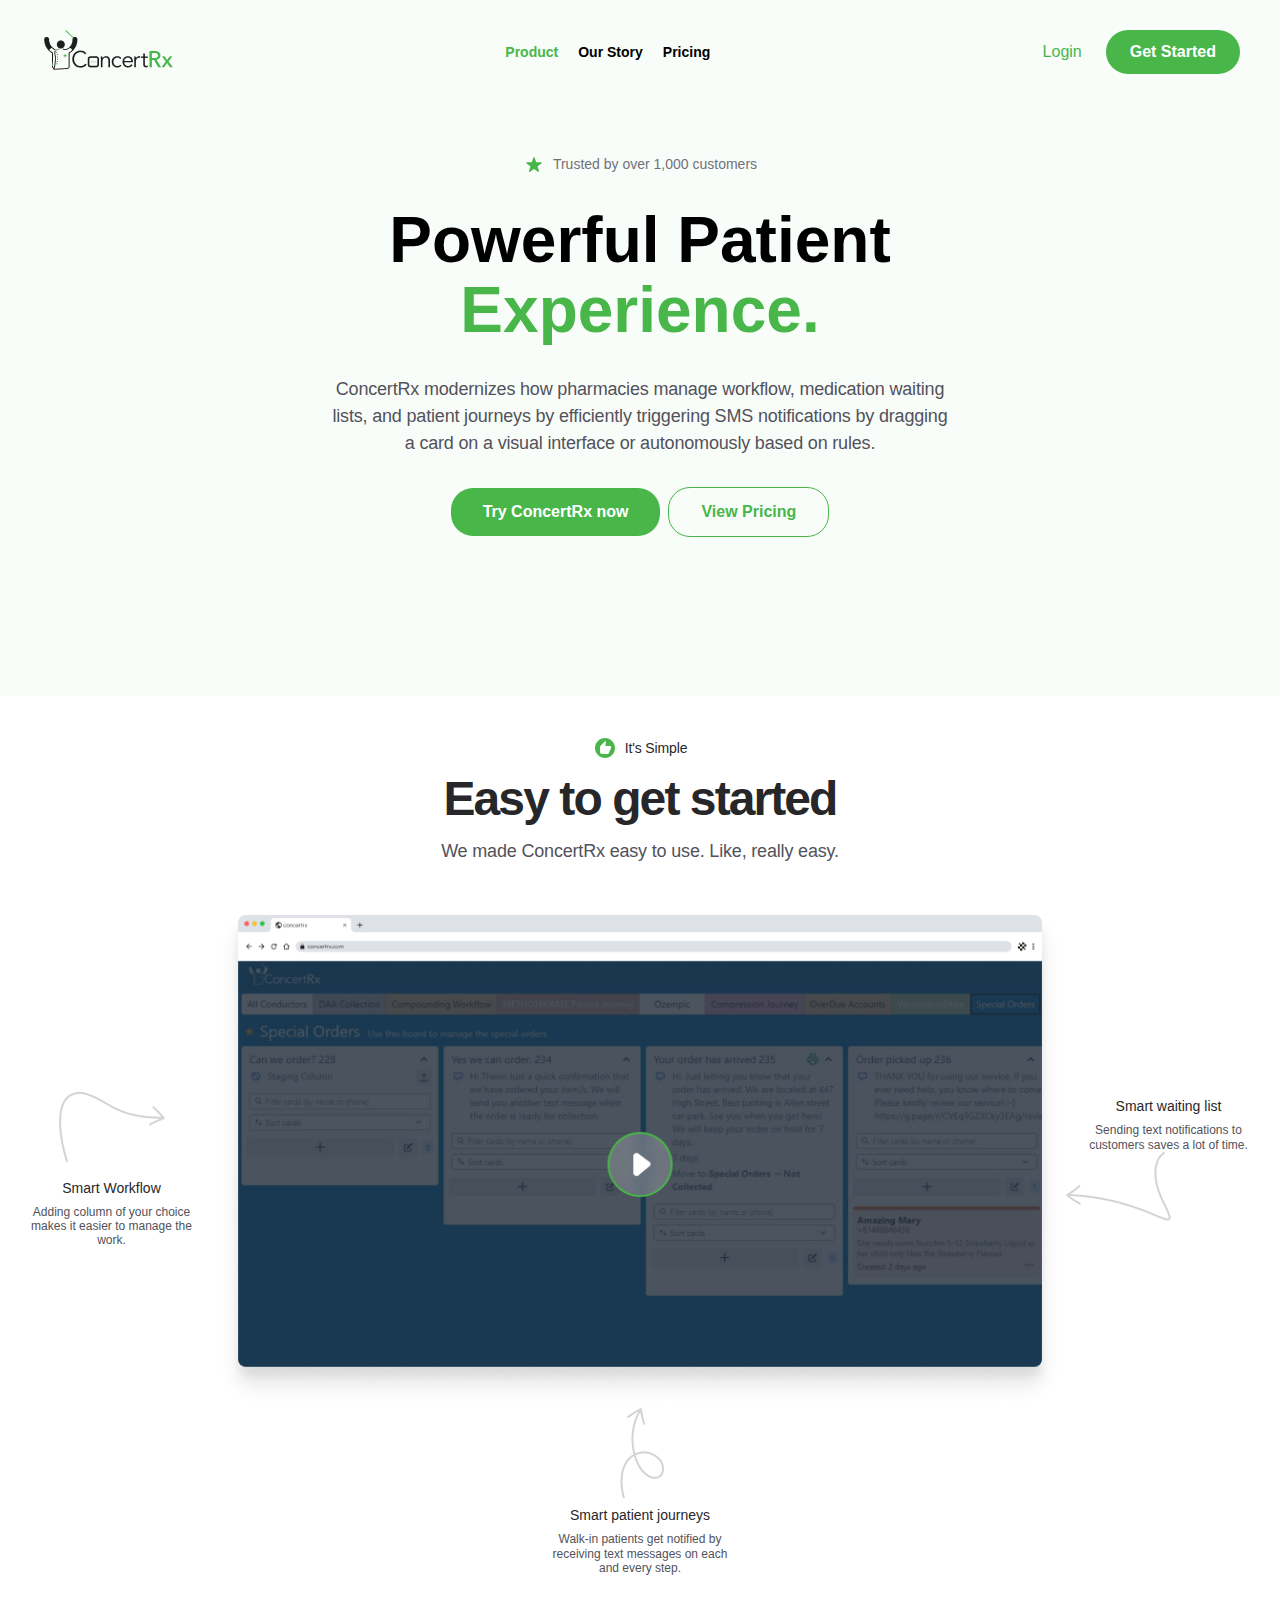
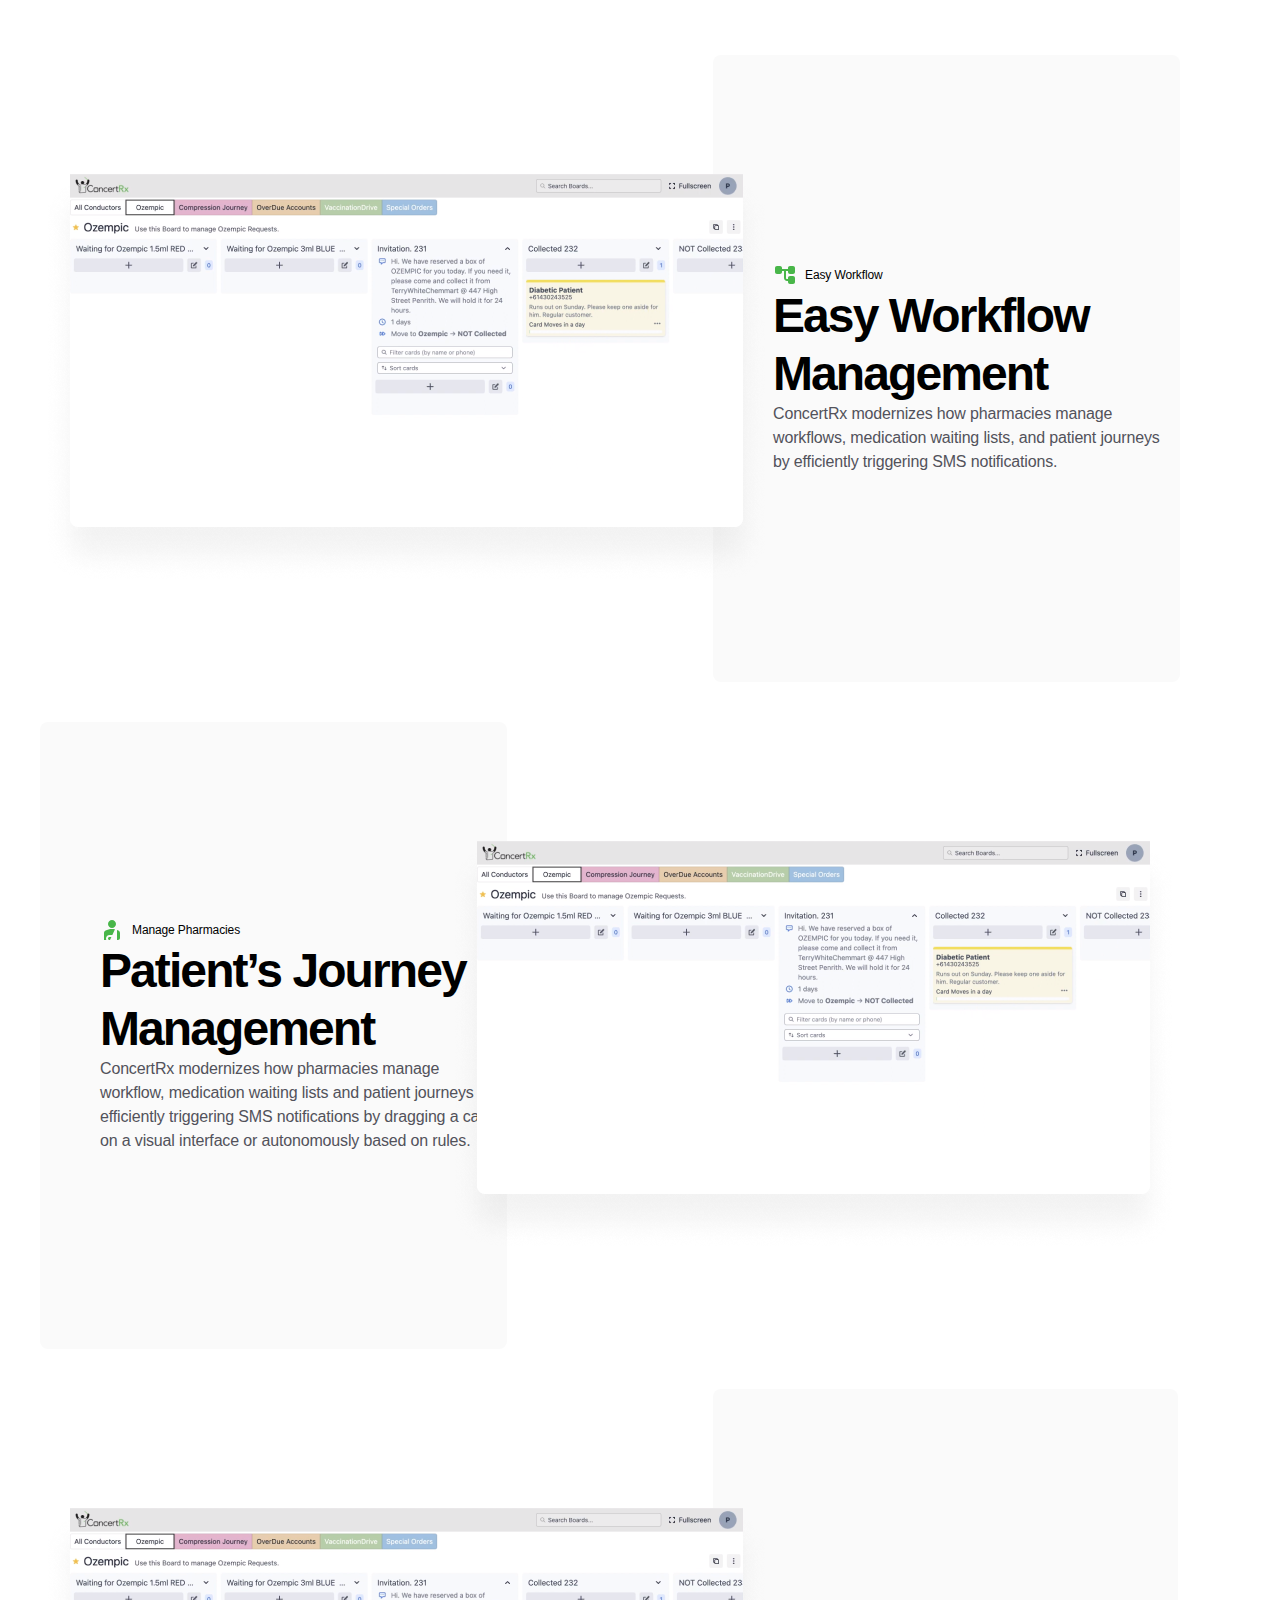
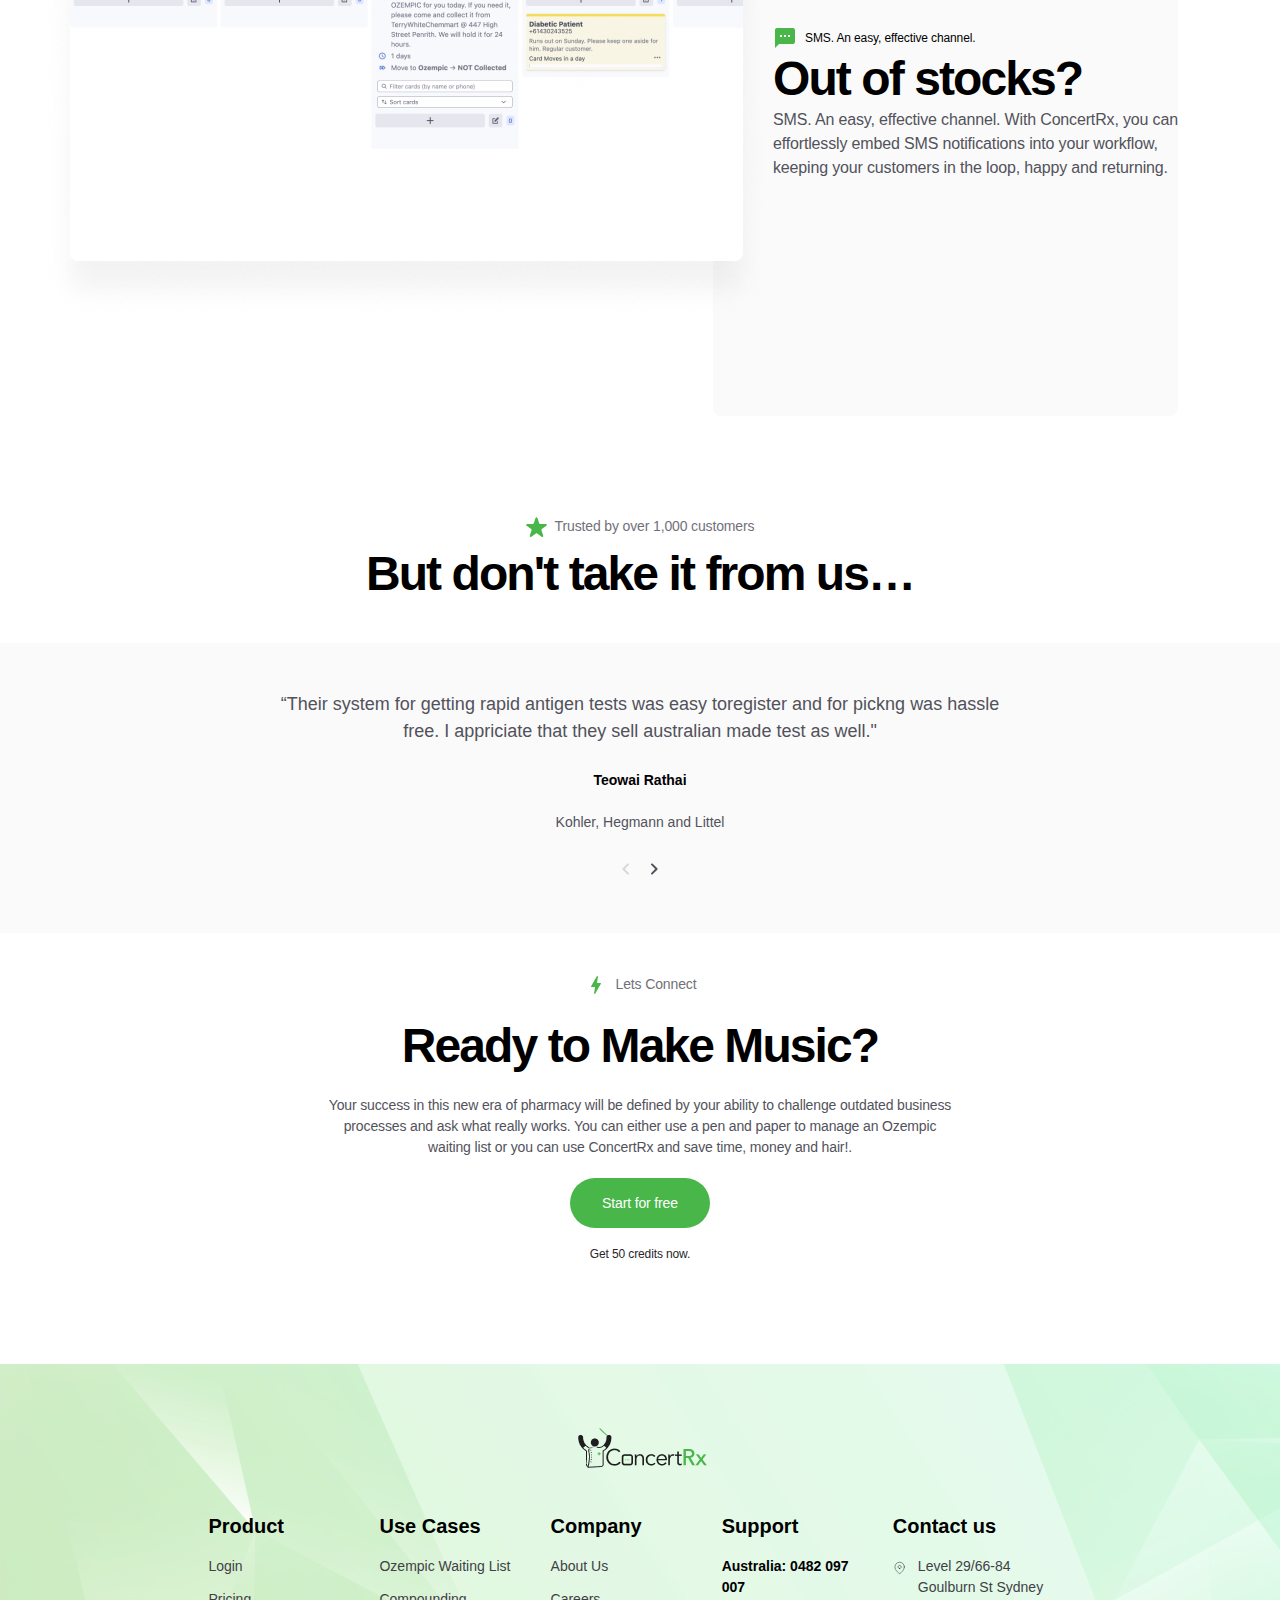
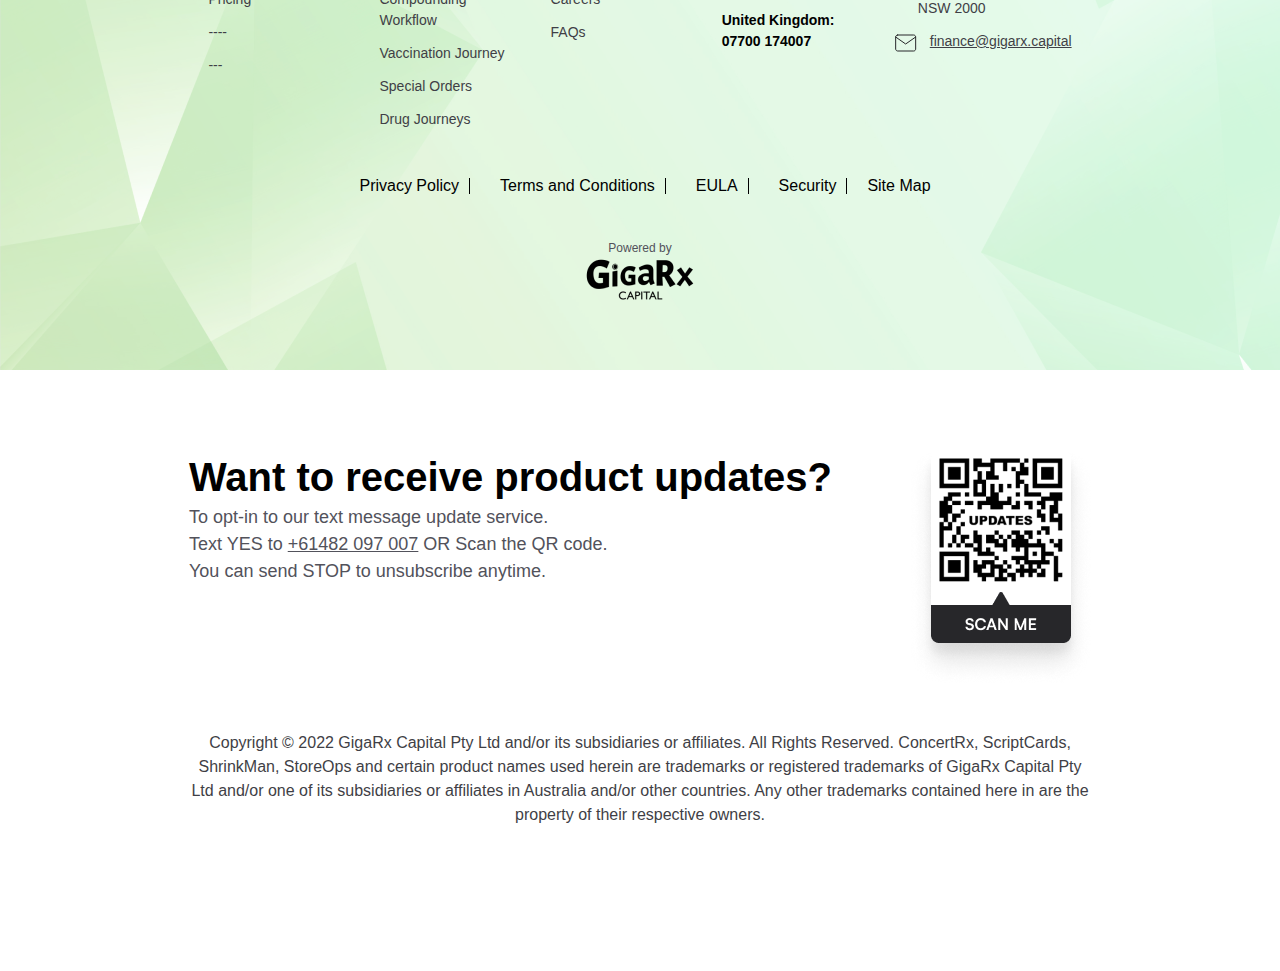
<file: index.html>
<!DOCTYPE html>
<html lang="en">
<head>
    <meta charset="UTF-8">
    <meta http-equiv="X-UA-Compatible" content="IE=edge">
    <meta name="viewport" content="width=device-width, initial-scale=1.0">
    <title>ConcertRx</title>
    <link rel="stylesheet" href="styles.css">
    <style>
        @import url('https://fonts.cdnfonts.com/css/satoshi');
    </style>
</head>
<body>
    <div class="product-page-v1">
        <div class="product-page-v1-header">
            <div class="product-page-v1-nav">
                <div class="nav-logo">
                    <img src="img/Group.png" alt="">
                </div>
                <div class="nav-list">
                    <p class="nav-list-product"> <a id="h1-product" href="index.html"> Product</a></p>
                    <p class="nav-list-our-story"> <a id="h1" href="our-story.html"> Our Story</a></p>
                    <p class="nav-list-pricing"> <a id="h1" href="pricing.html"> Pricing</a></p>
                </div>
                <div class="nav-button">
                    <p class="nav-button-log-in">Login</p>
                    <p class="nav-button-get-started">Get Started</p>
                </div>
                <svg id="ham-burger" width="32" height="32" viewBox="0 0 32 32" fill="none" xmlns="http://www.w3.org/2000/svg">
                <path d="M5 10H27M5 16H27M5 22H27" stroke="black" stroke-miterlimit="10" stroke-linecap="round"/>
                </svg>
            </div>
            <div class="main">
                <div class="product-page-v1-main">
                    <div class="product-page-v1-main-heading">
                        <svg width="22" height="15" viewBox="0 0 22 20" fill="none" xmlns="http://www.w3.org/2000/svg">
                        <path d="M10.0489 0.927053C10.3483 0.00574231 11.6517 0.00573993 11.9511 0.927051L13.6942 6.29179C13.828 6.70382 14.212 6.98278 14.6452 6.98278H20.2861C21.2548 6.98278 21.6576 8.22239 20.8738 8.7918L16.3103 12.1074C15.9598 12.362 15.8132 12.8134 15.947 13.2254L17.6902 18.5902C17.9895 19.5115 16.935 20.2776 16.1513 19.7082L11.5878 16.3926C11.2373 16.138 10.7627 16.138 10.4122 16.3926L5.84869 19.7082C5.06498 20.2776 4.0105 19.5115 4.30985 18.5902L6.05296 13.2254C6.18683 12.8134 6.04018 12.362 5.68969 12.1074L1.12616 8.7918C0.342451 8.22239 0.745225 6.98278 1.71395 6.98278H7.35477C7.788 6.98278 8.17196 6.70382 8.30583 6.2918L10.0489 0.927053Z" fill="#48B649"/>
                        </svg>
                        <p class="product-page-v1-main-heading-p">Trusted by over 1,000 customers</p>
                    </div>
                    <div class="product-page-v1-main-topic">
                        <p>Powerful Patient <span class="span-experience"> Experience.</span></p>
                    </div>
                    <div class="product-page-v1-main-paragraph">
                        <p>ConcertRx modernizes how pharmacies manage workflow, medication waiting lists, and patient journeys by efficiently triggering SMS notifications by dragging a card on a visual interface or autonomously based on rules.</p>
                    </div>
                    <div class="product-page-v1-main-button">
                        <p class="product-page-v1-main-button-try-now">Try ConcertRx now</p>
                        <p class="product-page-v1-main-button-pricing">View Pricing</p>
                    </div>
                </div>
            </div>
        </div>
        <div class="product-page-inner">
            <div class="product-page-inner-heading">
                <div class="inner-info">
                    <svg width="24" height="24" viewBox="0 0 24 24" fill="none" xmlns="http://www.w3.org/2000/svg">
                        <g clip-path="url(#clip0_259_4499)">
                        <path d="M12 2C6.48 2 2 6.48 2 12C2 17.52 6.48 22 12 22C17.52 22 22 17.52 22 12C22 6.48 17.52 2 12 2ZM18 11.8C18.02 11.97 17.98 12.15 17.9 12.3L15.8 17.2C15.58 17.71 15.06 18.03 14.5 18H9C7.9 18 7 17.1 7 16V11C6.98 10.62 7.13 10.26 7.4 10L12 5L12.69 5.69C12.87 5.88 12.98 6.13 12.99 6.39V6.59L12.41 10H17C17.55 10 18 10.45 18 11V11.8Z" fill="#48B649"/>
                        </g>
                        <defs>
                        <clipPath id="clip0_259_4499">
                        <rect width="24" height="24" fill="white"/>
                        </clipPath>
                        </defs>
                    </svg>
                    <p class="inner-info-p">It's Simple</p>
                </div>
                <h1 class="inner-h1">Easy to get started</h1>
                <p class="inner-paragraph">We made ConcertRx easy to use. Like, really easy.</p>
            </div>
            <div class="page-video">
                <div class="page-video-info">
                    <div class="page-video-left-info">
                        <img id="left-info-img" src="img/Group 39873.png" alt="#">
                        <h1 class="left-info-heading">Smart Workflow</h1>
                        <p class="left-info-paragraph">Adding column of your choice makes it easier to manage the work.</p>
                    </div>
                    <img id="page-video" src="img/Group 2.png" alt="pic">
                    <div class="page-video-right-info">
                        <h1 class="right-info-heading">Smart waiting list</h1>
                        <p class="right-info-paragraph">Sending text notifications to customers saves a lot of time.</p>
                        <img id="right-info-img" src="img/Group 39876.png" alt="">
                    </div>
                </div>
                <div class="bottom-info">
                    <div class="page-video-bottom-info">
                        <img src="img/Group 39866.png" alt="#" id="bottom-info-img">
                        <h1 class="bottom-info-heading">Smart patient journeys</h1>
                        <p class="bottom-info-paragraph">Walk-in patients get notified by receiving text messages on each and every step. </p>
                    </div>
                </div>
            </div>
            <div class="responsive-info">
                <div class="responsive-first-info">
                    <h1 class="responsive-first-heading">Smart Workflow</h1>
                    <p class="responsive-first-paragraph">Adding column of your choice makes it easier to manage the work.</p>
                </div>
                <div class="responsive-second-third-info">
                    <div class="responsive-second-info">
                        <h1 class="responsive-second-heading">Smart waiting list</h1>
                        <p class="responsive-second-paragraph">Sending text notifications to customers saves a lot of time for customer.</p>
                    </div>
                    <div class="responsive-third-info">
                        <h1 class="responsive-third-heading">Smart patient journeys</h1>
                        <p class="responsive-third-paragraph">Walk in patients get notified by receiving text messages on each and every step. </p>
                    </div>
                </div>
            </div>
        </div>
        <div class="all-cards">
            <div class="concert-rx-detail-1">
                <div class="detail-1-img">
                    <img id="detail-1-img" src="img/Rectangle 310.png" alt="">
                </div>
                <div class="detail-1-container">
                    <div class="container-1-svg-easy-work-flow">
                        <svg width="24" height="24" viewBox="0 0 24 24" fill="none" xmlns="http://www.w3.org/2000/svg">
                            <g clip-path="url(#clip0_259_4520)">
                            <path d="M17 11H20C21.11 11 22 10.1 22 9V5C22 3.89 21.1 3 20 3H17C15.89 3 15 3.9 15 5V6H9.01V5C9.01 3.89 8.11 3 7.01 3H4C2.9 3 2 3.9 2 5V9C2 10.11 2.9 11 4 11H7C8.11 11 9 10.1 9 9V8H11V15.01C11 16.66 12.34 18 13.99 18H15V19C15 20.11 15.9 21 17 21H20C21.11 21 22 20.1 22 19V15C22 13.89 21.1 13 20 13H17C15.89 13 15 13.9 15 15V16H13.99C13.45 16 13 15.55 13 15.01V8H15V9C15 10.1 15.9 11 17 11Z" fill="#48B649"/>
                            </g>
                            <defs>
                            <clipPath id="clip0_259_4520">
                            <rect width="24" height="24" fill="white"/>
                            </clipPath>
                            </defs>
                        </svg>
                        <p class="container-1-easy-work-flow">Easy Workflow</p>
                    </div>
                    <h1 class="detail-1-heading">Easy Workflow Management</h1>
                    <p class="detail-1-paragraph">ConcertRx modernizes how pharmacies manage workflows, medication waiting lists, and patient journeys by efficiently triggering SMS notifications.</p>
                </div>
            </div>
            <div class="concert-rx-detail-2">   
                <div class="detail-2-container">
                    <div class="container-1-svg-easy-work-flow">
                        <svg width="24" height="24" viewBox="0 0 24 24" fill="none" xmlns="http://www.w3.org/2000/svg">
                            <g clip-path="url(#clip0_259_4538)">
                            <path d="M8 6C8 3.79 9.79 2 12 2C14.21 2 16 3.79 16 6C16 8.21 14.21 10 12 10C9.79 10 8 8.21 8 6ZM17 22H18C19.1 22 20 21.1 20 20V15.22C20 14.1 19.39 13.07 18.39 12.56C17.96 12.34 17.49 12.13 17 11.94V22ZM12.34 17L15 11.33C14.07 11.12 13.07 11 12 11C9.47 11 7.29 11.7 5.61 12.56C4.61 13.07 4 14.1 4 15.22V22H6.34C6.12 21.55 6 21.04 6 20.5C6 18.57 7.57 17 9.5 17H12.34ZM10 22L11.41 19H9.5C8.67 19 8 19.67 8 20.5C8 21.33 8.67 22 9.5 22H10Z" fill="#48B649"/>
                            </g>
                            <defs>
                            <clipPath id="clip0_259_4538">
                            <rect width="24" height="24" fill="white"/>
                            </clipPath>
                            </defs>
                            </svg>
                        <p class="container-1-easy-work-flow">Manage Pharmacies</p>
                    </div>
                    <h1 class="detail-1-heading">Patient’s Journey 
                        Management</h1>
                    <p class="detail-2-paragraph">ConcertRx modernizes how pharmacies manage workflow, medication waiting lists and patient journeys by efficiently triggering SMS notifications by dragging a card on a visual interface or autonomously based on rules.</p>
                </div>
                <div class="detail-2-img">
                    <img id="detail-2-img" src="img/Rectangle 310.png" alt="">
                </div>
            </div>
            <div class="concert-rx-detail-1">
                <div class="detail-1-img">
                    <img id="detail-1-img" src="img/Rectangle 310.png" alt="">
                </div>
                <div class="detail-1-container">
                    <div class="container-1-svg-easy-work-flow">
                        <svg width="24" height="24" viewBox="0 0 24 24" fill="none" xmlns="http://www.w3.org/2000/svg">
                            <g clip-path="url(#clip0_259_4580)">
                            <g clip-path="url(#clip1_259_4580)">
                            <path d="M20 2H4C2.9 2 2.01 2.9 2.01 4L2 22L6 18H20C21.1 18 22 17.1 22 16V4C22 2.9 21.1 2 20 2ZM9 11H7V9H9V11ZM13 11H11V9H13V11ZM17 11H15V9H17V11Z" fill="#48B649"/>
                            </g>
                            </g>
                            <defs>
                            <clipPath id="clip0_259_4580">
                            <rect width="24" height="24" fill="white"/>
                            </clipPath>
                            <clipPath id="clip1_259_4580">
                            <rect width="24" height="24" fill="white"/>
                            </clipPath>
                            </defs>
                            </svg>
                        <p class="container-1-easy-work-flow">SMS. An easy, effective channel.</p>
                    </div>
                    <h1 class="detail-1-heading">Out of stocks?</h1>
                    <p class="detail-1-paragraph">SMS. An easy, effective channel.
                        With ConcertRx, you can effortlessly embed SMS notifications into your workflow, keeping your customers in the loop, happy and returning. </p>
                </div>
            </div>
        </div>
        <div class="trusted-svg-title">
            <div class="svg-title">
                <svg width="21" height="20" viewBox="0 0 21 20" fill="none" xmlns="http://www.w3.org/2000/svg">
                        <path d="M9.54894 0.927053C9.84829 0.00574231 11.1517 0.00573993 11.4511 0.927051L13.1942 6.29179C13.328 6.70382 13.712 6.98278 14.1452 6.98278H19.7861C20.7548 6.98278 21.1576 8.22239 20.3738 8.7918L15.8103 12.1074C15.4598 12.362 15.3132 12.8134 15.447 13.2254L17.1902 18.5902C17.4895 19.5115 16.435 20.2776 15.6513 19.7082L11.0878 16.3926C10.7373 16.138 10.2627 16.138 9.91222 16.3926L5.34869 19.7082C4.56498 20.2776 3.5105 19.5115 3.80985 18.5902L5.55296 13.2254C5.68683 12.8134 5.54018 12.362 5.18969 12.1074L0.626165 8.7918C-0.157549 8.22239 0.245225 6.98278 1.21395 6.98278H6.85477C7.288 6.98278 7.67196 6.70382 7.80583 6.2918L9.54894 0.927053Z" fill="#48B649"/>
                </svg>
                <p class="trusted-title">Trusted by over 1,000 customers</p>
            </div>
            <h1 class="trusted-heading">But don't take it from us…</h1>
        </div>
        <div class="trusted-main">
            <p class="paragraph-trusted-main">“Their system for getting rapid antigen tests was easy toregister and for pickng was hassle free. I appriciate that they sell australian made test as well."</p>

            <p class="author-name">Teowai Rathai</p>
            <p class="author-title">Kohler, Hegmann and Littel</p>
            <div class="author-svg">
                <svg width="24" height="24" viewBox="0 0 24 24" fill="none" xmlns="http://www.w3.org/2000/svg">
                        <path opacity="0.2" d="M14.7104 15.8803L10.8304 12.0003L14.7104 8.12027C15.1004 7.73027 15.1004 7.10027 14.7104 6.71027C14.3204 6.32027 13.6904 6.32027 13.3004 6.71027L8.71043 11.3003C8.32043 11.6903 8.32043 12.3203 8.71043 12.7103L13.3004 17.3003C13.6904 17.6903 14.3204 17.6903 14.7104 17.3003C15.0904 16.9103 15.1004 16.2703 14.7104 15.8803Z" fill="#52525B"/>
                </svg>
                <svg width="24" height="24" viewBox="0 0 24 24" fill="none" xmlns="http://www.w3.org/2000/svg">
                        <path d="M9.28957 15.8803L13.1696 12.0003L9.28957 8.12027C8.89957 7.73027 8.89957 7.10027 9.28957 6.71027C9.67957 6.32027 10.3096 6.32027 10.6996 6.71027L15.2896 11.3003C15.6796 11.6903 15.6796 12.3203 15.2896 12.7103L10.6996 17.3003C10.3096 17.6903 9.67957 17.6903 9.28957 17.3003C8.90957 16.9103 8.89957 16.2703 9.28957 15.8803Z" fill="#52525B"/>
                </svg>
            </div>

        </div>
        <div class="lets-connect">
            <div class="svg-lets-connect">
                <svg width="24" height="24" viewBox="0 0 24 24" fill="none" xmlns="http://www.w3.org/2000/svg">
                    <g clip-path="url(#clip0_259_4546)">
                    <path d="M10.67 21C10.32 21 10.05 20.69 10.1 20.34L11 14H7.49997C6.61997 14 7.16997 13.25 7.18997 13.22C8.44997 10.99 10.34 7.69 12.84 3.29C12.94 3.11 13.14 3 13.34 3C13.69 3 13.96 3.31 13.91 3.66L13.01 10H16.52C16.92 10 17.14 10.19 16.92 10.66C13.63 16.4 11.72 19.75 11.17 20.71C11.07 20.89 10.88 21 10.67 21Z" fill="#48B649"/>
                    </g>
                    <defs>
                    <clipPath id="clip0_259_4546">
                    <rect width="24" height="24" fill="white"/>
                    </clipPath>
                    </defs>
                </svg>
                <p class="lets-connect-title">Lets Connect</p>
            </div>
            <h1 class="lets-connect-heading">Ready to Make Music?</h1>
            <p class="lets-connect-paragraph">Your success in this new era of pharmacy will be defined by your ability to challenge outdated business processes and ask what really works. You can either use a pen and paper to manage an Ozempic waiting list or you can use ConcertRx and save time, money and hair!. </p>
            <p class="lets-connect-button">Start for free</p>
            <p class="lets-connect-credit-now">Get 50 credits now.</p>
        </div>
        <footer>
            <div class="footer-main">
                <img id="footer-img" src="img/Group.png" alt="">
                <div class="all-footer-cards">
                    <div class="card-footer-1"><!--card-1-->
                        <h1 class="card-1-heading">Product</h1>
                        <div class="card-1-details">
                            <p class="details-p">Login</p>
                            <p class="details-p">Pricing</p>
                            <p class="details-p">----</p>
                            <p class="details-p">---</p>
                        </div>
                    </div>
                    <div class="card-footer-1"><!--card-2-->
                        <h1 class="card-1-heading">Use Cases</h1>
                        <div class="card-1-details">
                            <p class="details-p">Ozempic Waiting List</p>
                            <p class="details-p">Compounding Workflow</p>
                            <p class="details-p">Vaccination Journey </p>
                            <p class="details-p">Special Orders</p>
                            <p class="details-p">Drug Journeys</p>
                        </div>
                    </div>
                    <div class="card-footer-1"><!--card-3-->
                        <h1 class="card-1-heading">Company</h1>
                        <div class="card-1-details">
                            <p class="details-p">About Us</p>
                            <p class="details-p">Careers</p>
                            <p class="details-p">FAQs</p>
                        </div>
                    </div>
                    <div class="card-footer-1"><!--card-4-->
                        <h1 class="card-1-heading">Support</h1>
                        <div class="card-1-details">
                            <p class="details-p-number">Australia: 0482 097 007</p>
                            <p class="details-p-number">United Kingdom: 07700 174007</p>
                        </div>
                    </div>
                    <div class="card-footer-1"><!--card-5-->
                        <h1 class="card-1-heading">Contact us</h1>
                        <div class="card-1-details">
                            <div class="details-svg">
                                <svg width="25" height="24" viewBox="0 0 25 24" fill="none" xmlns="http://www.w3.org/2000/svg">
                                    <path d="M21.6665 10C21.6665 17 12.6665 23 12.6665 23C12.6665 23 3.6665 17 3.6665 10C3.6665 7.61305 4.61472 5.32387 6.30254 3.63604C7.99037 1.94821 10.2796 1 12.6665 1C15.0535 1 17.3426 1.94821 19.0305 3.63604C20.7183 5.32387 21.6665 7.61305 21.6665 10Z" stroke="#27272A" stroke-linecap="round" stroke-linejoin="round"/>
                                    <path d="M12.6665 13C14.3234 13 15.6665 11.6569 15.6665 10C15.6665 8.34315 14.3234 7 12.6665 7C11.0096 7 9.6665 8.34315 9.6665 10C9.6665 11.6569 11.0096 13 12.6665 13Z" stroke="#27272A" stroke-linecap="round" stroke-linejoin="round"/>
                                </svg>
                                <p class="details-p">Level 29/66-84 Goulburn St 
                                    Sydney NSW 2000</p>
                            </div>
                            <div class="details-svg">
                                <svg width="25" height="24" viewBox="0 0 25 24" fill="none" xmlns="http://www.w3.org/2000/svg">
                                    <path d="M4.6665 4H20.6665C21.7665 4 22.6665 4.9 22.6665 6V18C22.6665 19.1 21.7665 20 20.6665 20H4.6665C3.5665 20 2.6665 19.1 2.6665 18V6C2.6665 4.9 3.5665 4 4.6665 4Z" stroke="#27272A" stroke-linecap="round" stroke-linejoin="round"/>
                                    <path d="M22.6665 6L12.6665 13L2.6665 6" stroke="#27272A" stroke-linecap="round" stroke-linejoin="round"/>
                                </svg>
                                <p class="details-p-mail">finance@gigarx.capital</p>
                            </div>
                        </div>
                    </div>
                </div>
                <div class="footer-main-info">
                    <p class="info-p"> <a id="info-p" href="privacy-policy.html"> Privacy Policy</a></p>
                    <hr>
                    <p class="info-p"> <a id="info-p" href="terms-and-conditions.html"> Terms and Conditions</a></p>
                    <hr>
                    <p class="info-p"> <a id="info-p" href="end-user.html"> EULA</a></p>
                    <hr>
                    <p class="info-p"> <a id="info-p" href="security.html"> Security</a></p>
                    <hr>
                    <p class="info-p-map">Site Map</p>
                </div>
                <div class="main-info-end">
                    <p class="powered-by">Powered by</p>
                    <img src="img/GigaRx-Capital-logo.png" alt="">
                </div>
            </div>
            <div class="footer-info">
                <div class="footer-instructions">
                    <div>
                        <h1 class="instructions-heading">Want to receive product updates? </h1>
                        <p class="instructions-paragraph">To opt-in to our text message update service.</p>
                        <p class="instructions-paragraph"> Text YES to <span class="span-number">+61482 097 007</span> OR Scan the QR code.</p>
                        <p class="instructions-paragraph">You can send STOP to unsubscribe anytime.</p>
                    </div>
                    
                    <img id="info-bar-code" src="img/Frame 813064.png" alt="">
                </div>
                <p class="footer-copyright">Copyright © 2022 GigaRx Capital Pty Ltd and/or its subsidiaries or affiliates. All Rights Reserved. ConcertRx, ScriptCards, ShrinkMan, StoreOps and certain product names used herein are trademarks or registered trademarks of GigaRx Capital Pty Ltd and/or one of its subsidiaries or affiliates in Australia and/or other countries. Any other trademarks contained here in are the property of their respective owners.</p>
            </div>           
        </footer>
    </div>
</body>
</html>
</file>
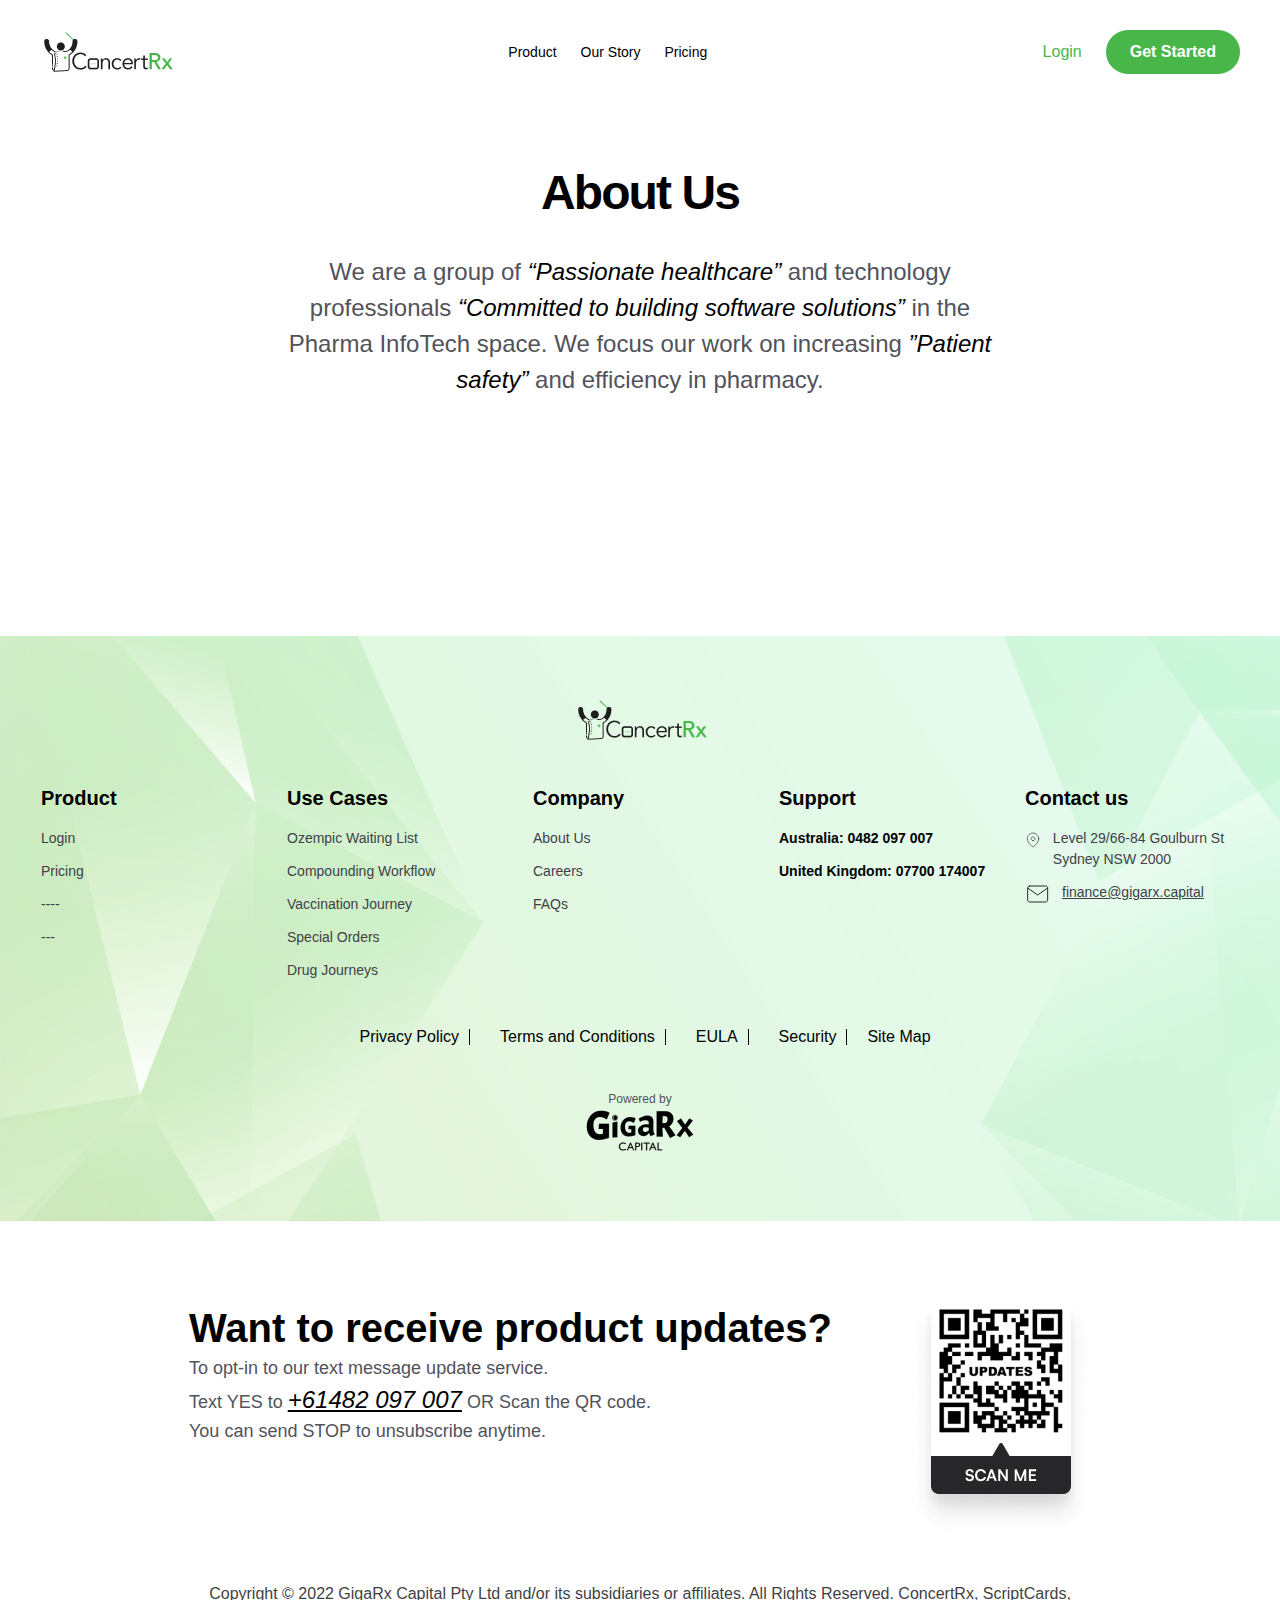
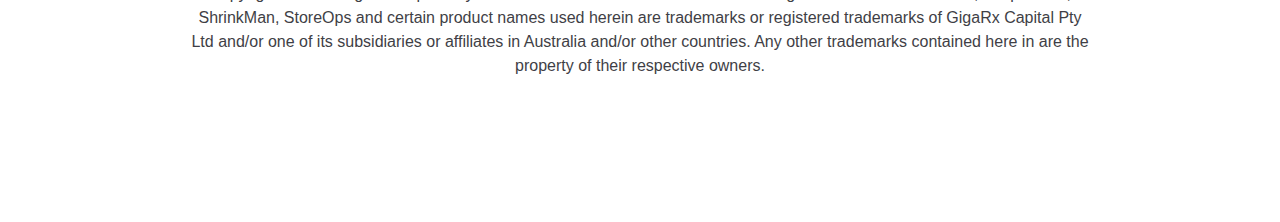
<file: about-us.html>
<!DOCTYPE html>
<html lang="en">
<head>
    <meta charset="UTF-8">
    <meta http-equiv="X-UA-Compatible" content="IE=edge">
    <meta name="viewport" content="width=device-width, initial-scale=1.0">
    <title>ConcertRX about us</title>
    <link rel="stylesheet" href="about-us.css">
    <style>
        @import url('https://fonts.cdnfonts.com/css/satoshi');
    </style>
</head>
<body>
    <div class="about-us">
        <header>
            <div class="nav">
                <img src="img/Group.png" alt="">
                <div class="nav-lists">
                    <p class="lists-p"> <a id="h1" href="index.html"> Product</a></p>
                    <p class="lists-p"> <a id="h1" href="our-story.html"> Our Story</a></p>
                    <p class="lists-p"> <a id="h1" href="pricing.html"> Pricing</a></p>
                </div>
                <div class="log-in-get-started">
                    <p class="log-in">Login</p>
                    <p class="get-started">Get Started</p>
                </div>
                <svg id="ham-burger" width="32" height="32" viewBox="0 0 32 32" fill="none" xmlns="http://www.w3.org/2000/svg">
                <path d="M5 10H27M5 16H27M5 22H27" stroke="black" stroke-miterlimit="10" stroke-linecap="round"/>
                </svg>
            </div>
            <div class="header-heading-info">
                <h1 class="header-heading">About Us</h1>
                <p class="header-info">We are a group of <span> “Passionate healthcare”</span> and technology professionals <span> “Committed to building software solutions”</span> in the Pharma InfoTech space. We focus our work on increasing <span> ”Patient safety”</span> and efficiency in pharmacy. 
                </p>
            </div>
        </header>
        <footer>
            <div class="footer-main">
                <img id="footer-img" src="img/Group.png" alt="">
                <div class="all-footer-cards">
                    <div class="card-footer-1"><!--card-1-->
                        <h1 class="card-1-heading">Product</h1>
                        <div class="card-1-details">
                            <p class="details-p">Login</p>
                            <p class="details-p">Pricing</p>
                            <p class="details-p">----</p>
                            <p class="details-p">---</p>
                        </div>
                    </div>
                    <div class="card-footer-1"><!--card-2-->
                        <h1 class="card-1-heading">Use Cases</h1>
                        <div class="card-1-details">
                            <p class="details-p">Ozempic Waiting List</p>
                            <p class="details-p">Compounding Workflow</p>
                            <p class="details-p">Vaccination Journey </p>
                            <p class="details-p">Special Orders</p>
                            <p class="details-p">Drug Journeys</p>
                        </div>
                    </div>
                    <div class="card-footer-1"><!--card-3-->
                        <h1 class="card-1-heading">Company</h1>
                        <div class="card-1-details">
                            <p class="details-p">About Us</p>
                            <p class="details-p">Careers</p>
                            <p class="details-p">FAQs</p>
                        </div>
                    </div>
                    <div class="card-footer-1"><!--card-4-->
                        <h1 class="card-1-heading">Support</h1>
                        <div class="card-1-details">
                            <p class="details-p-number">Australia: 0482 097 007</p>
                            <p class="details-p-number">United Kingdom: 07700 174007</p>
                        </div>
                    </div>
                    <div class="card-footer-1"><!--card-5-->
                        <h1 class="card-1-heading">Contact us</h1>
                        <div class="card-1-details">
                            <div class="details-svg">
                                <svg width="25" height="24" viewBox="0 0 25 24" fill="none" xmlns="http://www.w3.org/2000/svg">
                                    <path d="M21.6665 10C21.6665 17 12.6665 23 12.6665 23C12.6665 23 3.6665 17 3.6665 10C3.6665 7.61305 4.61472 5.32387 6.30254 3.63604C7.99037 1.94821 10.2796 1 12.6665 1C15.0535 1 17.3426 1.94821 19.0305 3.63604C20.7183 5.32387 21.6665 7.61305 21.6665 10Z" stroke="#27272A" stroke-linecap="round" stroke-linejoin="round"/>
                                    <path d="M12.6665 13C14.3234 13 15.6665 11.6569 15.6665 10C15.6665 8.34315 14.3234 7 12.6665 7C11.0096 7 9.6665 8.34315 9.6665 10C9.6665 11.6569 11.0096 13 12.6665 13Z" stroke="#27272A" stroke-linecap="round" stroke-linejoin="round"/>
                                </svg>
                                <p class="details-p">Level 29/66-84 Goulburn St 
                                    Sydney NSW 2000</p>
                            </div>
                            <div class="details-svg">
                                <svg width="25" height="24" viewBox="0 0 25 24" fill="none" xmlns="http://www.w3.org/2000/svg">
                                    <path d="M4.6665 4H20.6665C21.7665 4 22.6665 4.9 22.6665 6V18C22.6665 19.1 21.7665 20 20.6665 20H4.6665C3.5665 20 2.6665 19.1 2.6665 18V6C2.6665 4.9 3.5665 4 4.6665 4Z" stroke="#27272A" stroke-linecap="round" stroke-linejoin="round"/>
                                    <path d="M22.6665 6L12.6665 13L2.6665 6" stroke="#27272A" stroke-linecap="round" stroke-linejoin="round"/>
                                </svg>
                                <p class="details-p-mail">finance@gigarx.capital</p>
                            </div>
                        </div>
                    </div>
                </div>
                <div class="footer-main-info">
                    <p class="info-p"> <a id="info-p" href="privacy-policy.html"> Privacy Policy</a></p>
                    <hr>
                    <p class="info-p"> <a id="info-p" href="terms-and-conditions.html"> Terms and Conditions</a></p>
                    <hr>
                    <p class="info-p"> <a id="info-p" href="end-user.html"> EULA</a></p>
                    <hr>
                    <p class="info-p"> <a id="info-p" href="security.html"> Security</a></p>
                    <hr>
                    <p class="info-p-map">Site Map</p>
                </div>
                <div class="main-info-end">
                    <p class="powered-by">Powered by</p>
                    <img src="img/GigaRx-Capital-logo.png" alt="">
                </div>
            </div>
            <div class="footer-info">
                <div class="footer-instructions">
                    <div>
                        <h1 class="instructions-heading">Want to receive product updates? </h1>
                        <p class="instructions-paragraph">To opt-in to our text message update service.</p>
                        <p class="instructions-paragraph"> Text YES to <span class="span-number">+61482 097 007</span> OR Scan the QR code.</p>
                        <p class="instructions-paragraph">You can send STOP to unsubscribe anytime.</p>
                    </div>
                    
                    <img src="img/Frame 813064.png" alt="">
                </div>
                <p class="footer-copyright">Copyright © 2022 GigaRx Capital Pty Ltd and/or its subsidiaries or affiliates. All Rights Reserved. ConcertRx, ScriptCards, ShrinkMan, StoreOps and certain product names used herein are trademarks or registered trademarks of GigaRx Capital Pty Ltd and/or one of its subsidiaries or affiliates in Australia and/or other countries. Any other trademarks contained here in are the property of their respective owners.</p>
            </div>           
        </footer>
    </div>
</body>
</html>
</file>
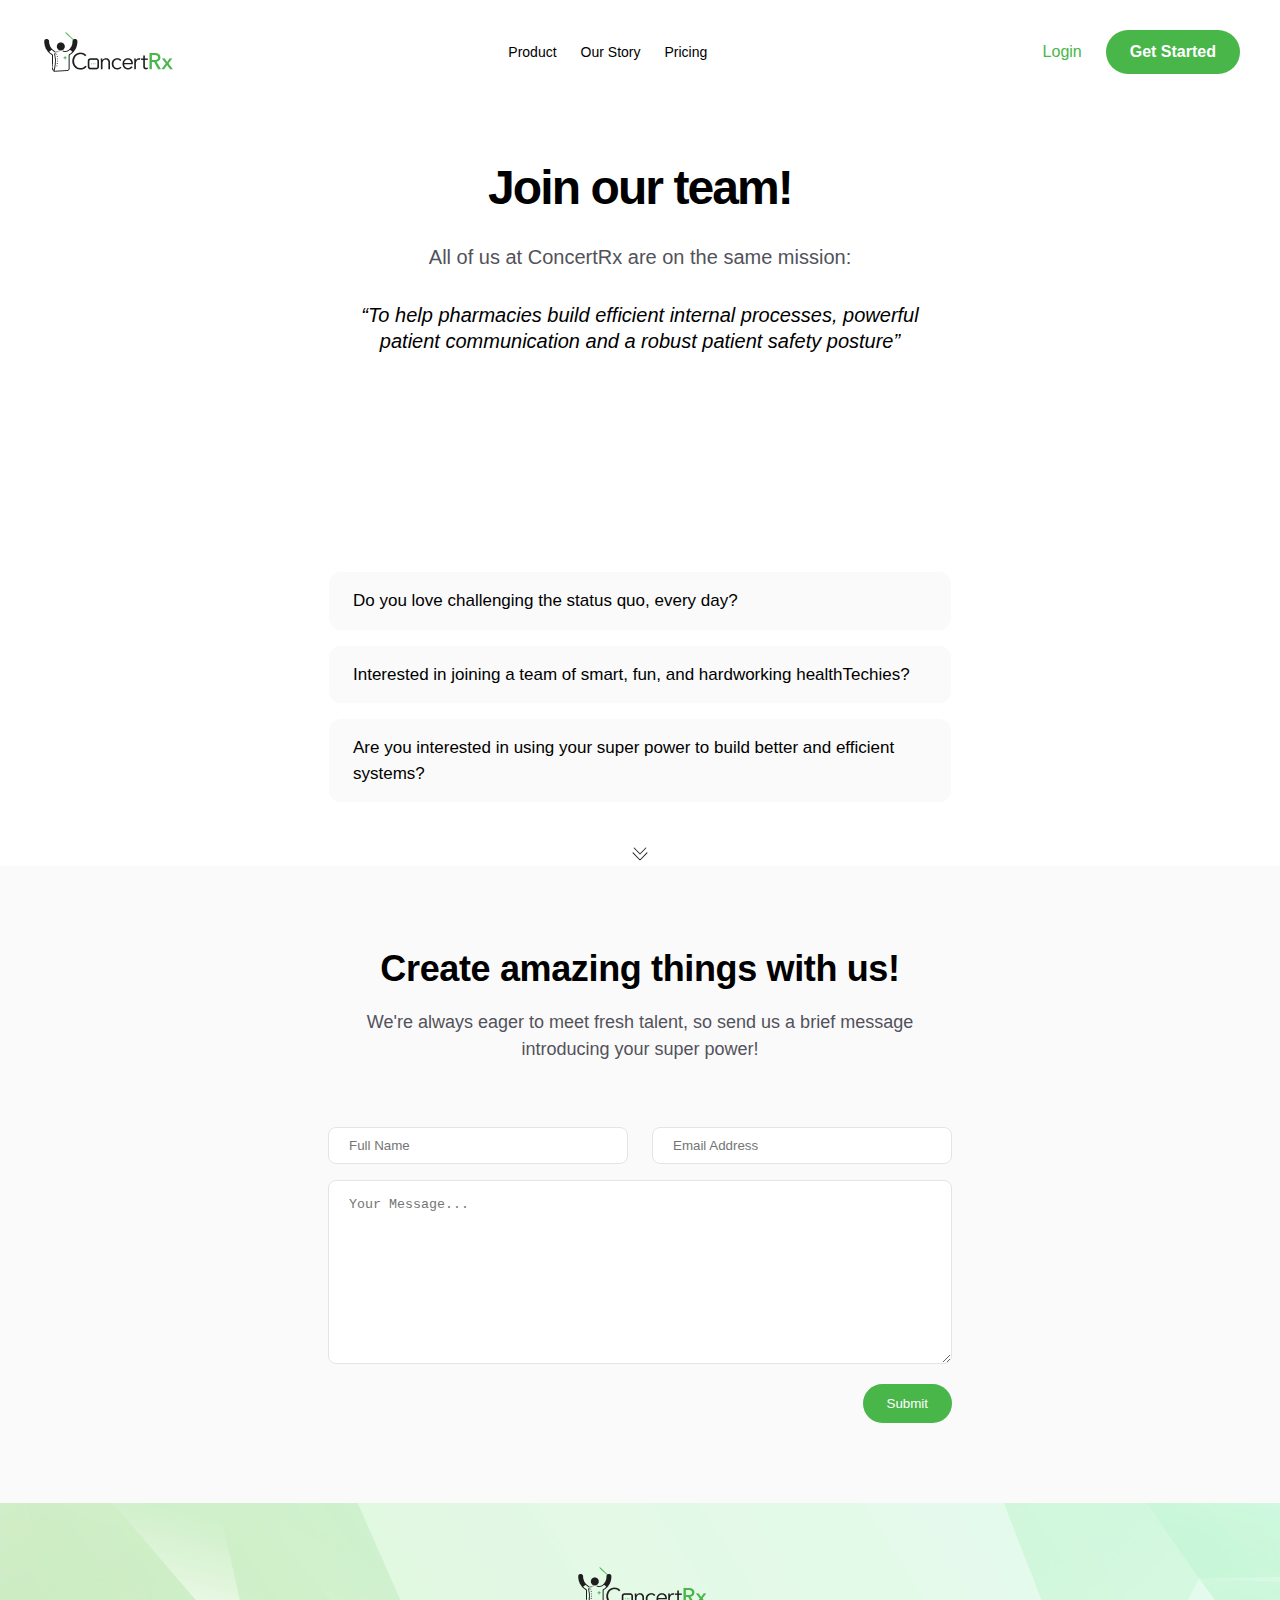
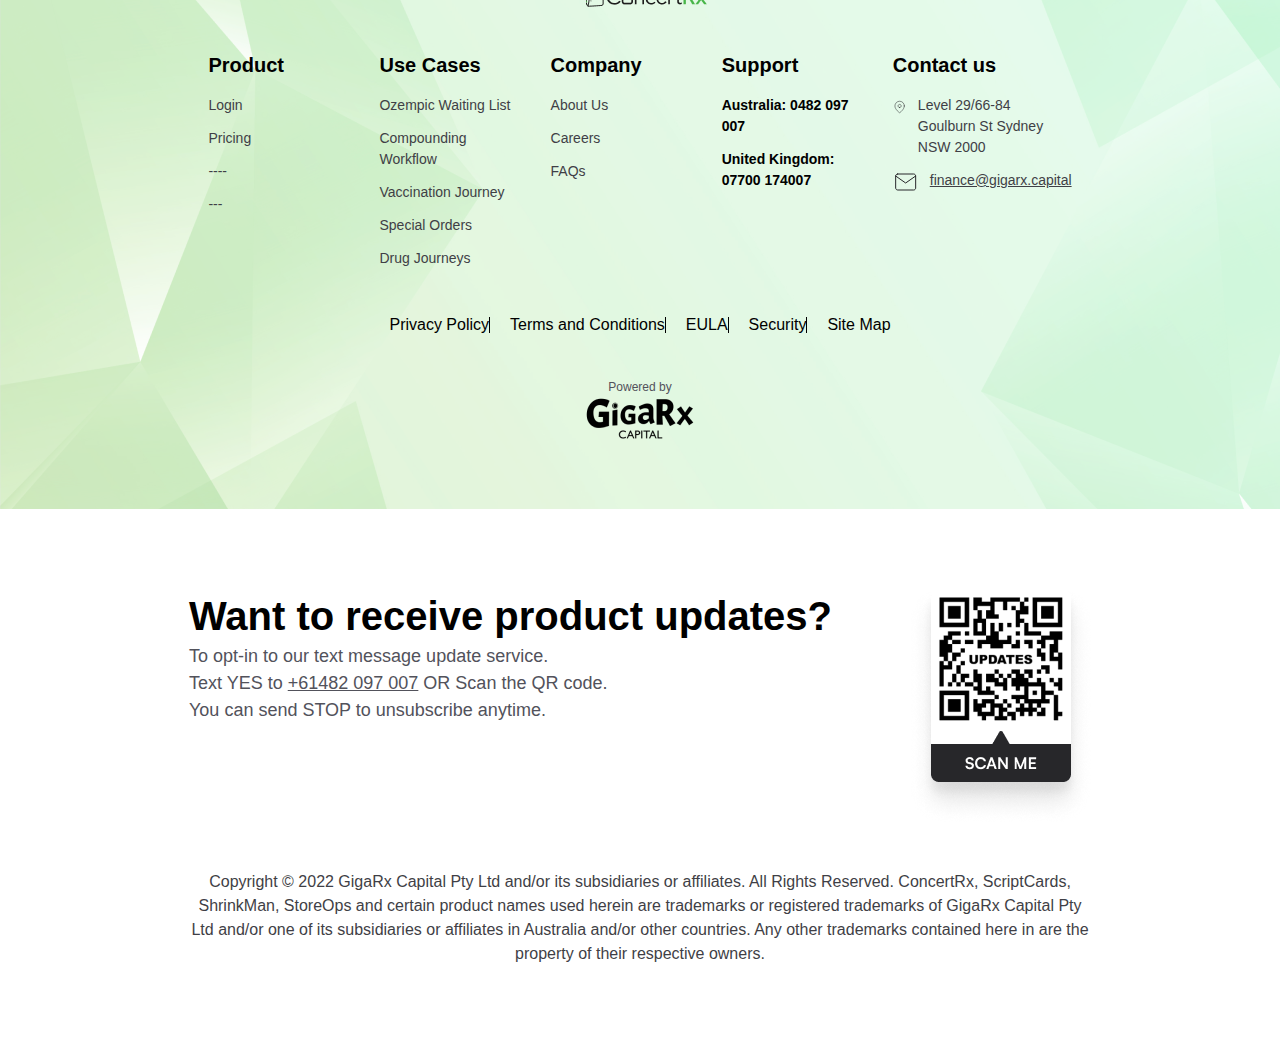
<file: careers.html>
<!DOCTYPE html>
<html lang="en">
<head>
    <meta charset="UTF-8">
    <meta http-equiv="X-UA-Compatible" content="IE=edge">
    <meta name="viewport" content="width=device-width, initial-scale=1.0">
    <title>ConcertRX Careers</title>
    <link rel="stylesheet" href="careers.css">
    <style>
        @import url('https://fonts.cdnfonts.com/css/satoshi');
    </style>
</head>
<body>
    <div class="careers">
        <header>
            <div class="nav">
                <img src="img/Group.png" alt="">
                <div class="nav-lists">
                    <p class="lists-p"> <a id="h1" href="index.html"> Product</a></p>
                    <p class="lists-p"> <a id="h1" href="our-story.html"> Our Story</a></p>
                    <p class="lists-p"> <a id="h1" href="pricing.html"> Pricing</a></p>
                </div>
                <div class="log-in-get-started">
                    <p class="log-in">Login</p>
                    <p class="get-started">Get Started</p>
                </div>
                <svg id="ham-burger" width="32" height="32" viewBox="0 0 32 32" fill="none" xmlns="http://www.w3.org/2000/svg">
                    <path d="M5 10H27M5 16H27M5 22H27" stroke="black" stroke-miterlimit="10" stroke-linecap="round"/>
                </svg>
            </div>
            <div class="header-heading-info">
                <h1 class="header-heading">Join our team!</h1>
                <p class="header-info">All of us at ConcertRx are on the same mission:</p>
                <p class="header-info-second">“To help pharmacies build efficient internal processes, powerful patient communication and a robust patient safety posture”</p>
            </div>
        </header>
        <div class="career-question">
            <div class="questions">
                <p class="question-first">Do you love challenging the status quo, every day?</p>
                <p class="question-first">Interested in joining a team of smart, fun, and hardworking healthTechies?</p>
                <p class="question-first">Are you interested in using your super power to build better and efficient systems?</p>
            </div>
            <svg width="24" height="24" viewBox="0 0 24 24" fill="none" xmlns="http://www.w3.org/2000/svg">
                <path d="M5.3585 10.4515C5.166 10.2535 4.84945 10.249 4.65146 10.4415C4.45347 10.634 4.44901 10.9505 4.6415 11.1485L5.3585 10.4515ZM12 18L11.6415 18.3485C11.7356 18.4454 11.8649 18.5 12 18.5C12.1351 18.5 12.2644 18.4454 12.3585 18.3485L12 18ZM19.3585 11.1485C19.551 10.9505 19.5465 10.634 19.3485 10.4415C19.1505 10.249 18.834 10.2535 18.6415 10.4515L19.3585 11.1485ZM6.52551 5.65147C6.33302 5.45347 6.01647 5.44901 5.81847 5.64149C5.62047 5.83398 5.61601 6.15053 5.80849 6.34853L6.52551 5.65147ZM12 12L11.6415 12.3485C11.7356 12.4454 11.8649 12.5 12 12.5C12.1351 12.5 12.2644 12.4454 12.3585 12.3485L12 12ZM18.1915 6.34853C18.384 6.15053 18.3795 5.83398 18.1815 5.64149C17.9835 5.44901 17.667 5.45347 17.4745 5.65147L18.1915 6.34853ZM4.6415 11.1485L11.6415 18.3485L12.3585 17.6515L5.3585 10.4515L4.6415 11.1485ZM12.3585 18.3485L19.3585 11.1485L18.6415 10.4515L11.6415 17.6515L12.3585 18.3485ZM5.80849 6.34853L11.6415 12.3485L12.3585 11.6515L6.52551 5.65147L5.80849 6.34853ZM12.3585 12.3485L18.1915 6.34853L17.4745 5.65147L11.6415 11.6515L12.3585 12.3485Z" fill="#27272A"/>
            </svg>
        </div>
        <div class="provide-info">
            <div class="provide-heading-paragraph">
                <h1 class="provide-heading">Create amazing things with us!</h1>
                <p class="provide-paragraph">We're always eager to meet fresh talent, so send us a brief message introducing your super power! </p>
            </div>
            <div class="all-inputs-submit-button">
                <div class="inputs">
                    <input id="input" type="text" placeholder="Full Name">
                    <input id="input" type="Email" placeholder="Email Address">
                </div>
                <div class="textarea">
                    <textarea name="" id="" cols="30" rows="10" placeholder="Your Message..."></textarea>
                </div>
                <div class="main-button">
                <button class="submit-button">Submit</button>
            </div>
            </div>
        </div>
        <footer>
            <div class="footer-main">
                <img id="footer-img" src="img/Group.png" alt="">
                <div class="all-footer-cards">
                    <div class="card-footer-1"><!--card-1-->
                        <h1 class="card-1-heading">Product</h1>
                        <div class="card-1-details">
                            <p class="details-p">Login</p>
                            <p class="details-p">Pricing</p>
                            <p class="details-p">----</p>
                            <p class="details-p">---</p>
                        </div>
                    </div>
                    <div class="card-footer-1"><!--card-2-->
                        <h1 class="card-1-heading">Use Cases</h1>
                        <div class="card-1-details">
                            <p class="details-p">Ozempic Waiting List</p>
                            <p class="details-p">Compounding Workflow</p>
                            <p class="details-p">Vaccination Journey </p>
                            <p class="details-p">Special Orders</p>
                            <p class="details-p">Drug Journeys</p>
                        </div>
                    </div>
                    <div class="card-footer-1"><!--card-3-->
                        <h1 class="card-1-heading">Company</h1>
                        <div class="card-1-details">
                            <p class="details-p">About Us</p>
                            <p class="details-p">Careers</p>
                            <p class="details-p">FAQs</p>
                        </div>
                    </div>
                    <div class="card-footer-1"><!--card-4-->
                        <h1 class="card-1-heading">Support</h1>
                        <div class="card-1-details">
                            <p class="details-p-number">Australia: 0482 097 007</p>
                            <p class="details-p-number">United Kingdom: 07700 174007</p>
                        </div>
                    </div>
                    <div class="card-footer-1"><!--card-5-->
                        <h1 class="card-1-heading">Contact us</h1>
                        <div class="card-1-details">
                            <div class="details-svg">
                                <svg width="25" height="24" viewBox="0 0 25 24" fill="none" xmlns="http://www.w3.org/2000/svg">
                                    <path d="M21.6665 10C21.6665 17 12.6665 23 12.6665 23C12.6665 23 3.6665 17 3.6665 10C3.6665 7.61305 4.61472 5.32387 6.30254 3.63604C7.99037 1.94821 10.2796 1 12.6665 1C15.0535 1 17.3426 1.94821 19.0305 3.63604C20.7183 5.32387 21.6665 7.61305 21.6665 10Z" stroke="#27272A" stroke-linecap="round" stroke-linejoin="round"/>
                                    <path d="M12.6665 13C14.3234 13 15.6665 11.6569 15.6665 10C15.6665 8.34315 14.3234 7 12.6665 7C11.0096 7 9.6665 8.34315 9.6665 10C9.6665 11.6569 11.0096 13 12.6665 13Z" stroke="#27272A" stroke-linecap="round" stroke-linejoin="round"/>
                                </svg>
                                <p class="details-p">Level 29/66-84 Goulburn St 
                                    Sydney NSW 2000</p>
                            </div>
                            <div class="details-svg">
                                <svg width="25" height="24" viewBox="0 0 25 24" fill="none" xmlns="http://www.w3.org/2000/svg">
                                    <path d="M4.6665 4H20.6665C21.7665 4 22.6665 4.9 22.6665 6V18C22.6665 19.1 21.7665 20 20.6665 20H4.6665C3.5665 20 2.6665 19.1 2.6665 18V6C2.6665 4.9 3.5665 4 4.6665 4Z" stroke="#27272A" stroke-linecap="round" stroke-linejoin="round"/>
                                    <path d="M22.6665 6L12.6665 13L2.6665 6" stroke="#27272A" stroke-linecap="round" stroke-linejoin="round"/>
                                </svg>
                                <p class="details-p-mail">finance@gigarx.capital</p>
                            </div>
                        </div>
                    </div>
                </div>
                <div class="footer-main-info">
                    <p class="info-p"> <a id="info-p" href="privacy-policy.html"> Privacy Policy</a></p>
                    <hr>
                    <p class="info-p"> <a id="info-p" href="terms-and-conditions.html"> Terms and Conditions</a></p>
                    <hr>
                    <p class="info-p"> <a id="info-p" href="end-user.html"> EULA</a></p>
                    <hr>
                    <p class="info-p"> <a id="info-p" href="security.html"> Security</a></p>
                    <hr>
                    <p class="info-p-map">Site Map</p>
                </div>
                <div class="main-info-end">
                    <p class="powered-by">Powered by</p>
                    <img src="img/GigaRx-Capital-logo.png" alt="">
                </div>
            </div>
            <div class="footer-info">
                <div class="footer-instructions">
                    <div>
                        <h1 class="instructions-heading">Want to receive product updates? </h1>
                        <p class="instructions-paragraph">To opt-in to our text message update service.</p>
                        <p class="instructions-paragraph"> Text YES to <span class="span-number">+61482 097 007</span> OR Scan the QR code.</p>
                        <p class="instructions-paragraph">You can send STOP to unsubscribe anytime.</p>
                    </div>
                    
                    <img id="info-bar-code" src="img/Frame 813064.png" alt="">
                </div>
                <p class="footer-copyright">Copyright © 2022 GigaRx Capital Pty Ltd and/or its subsidiaries or affiliates. All Rights Reserved. ConcertRx, ScriptCards, ShrinkMan, StoreOps and certain product names used herein are trademarks or registered trademarks of GigaRx Capital Pty Ltd and/or one of its subsidiaries or affiliates in Australia and/or other countries. Any other trademarks contained here in are the property of their respective owners.</p>
            </div>           
        </footer>
    </div>
</body>
</html>
</file>
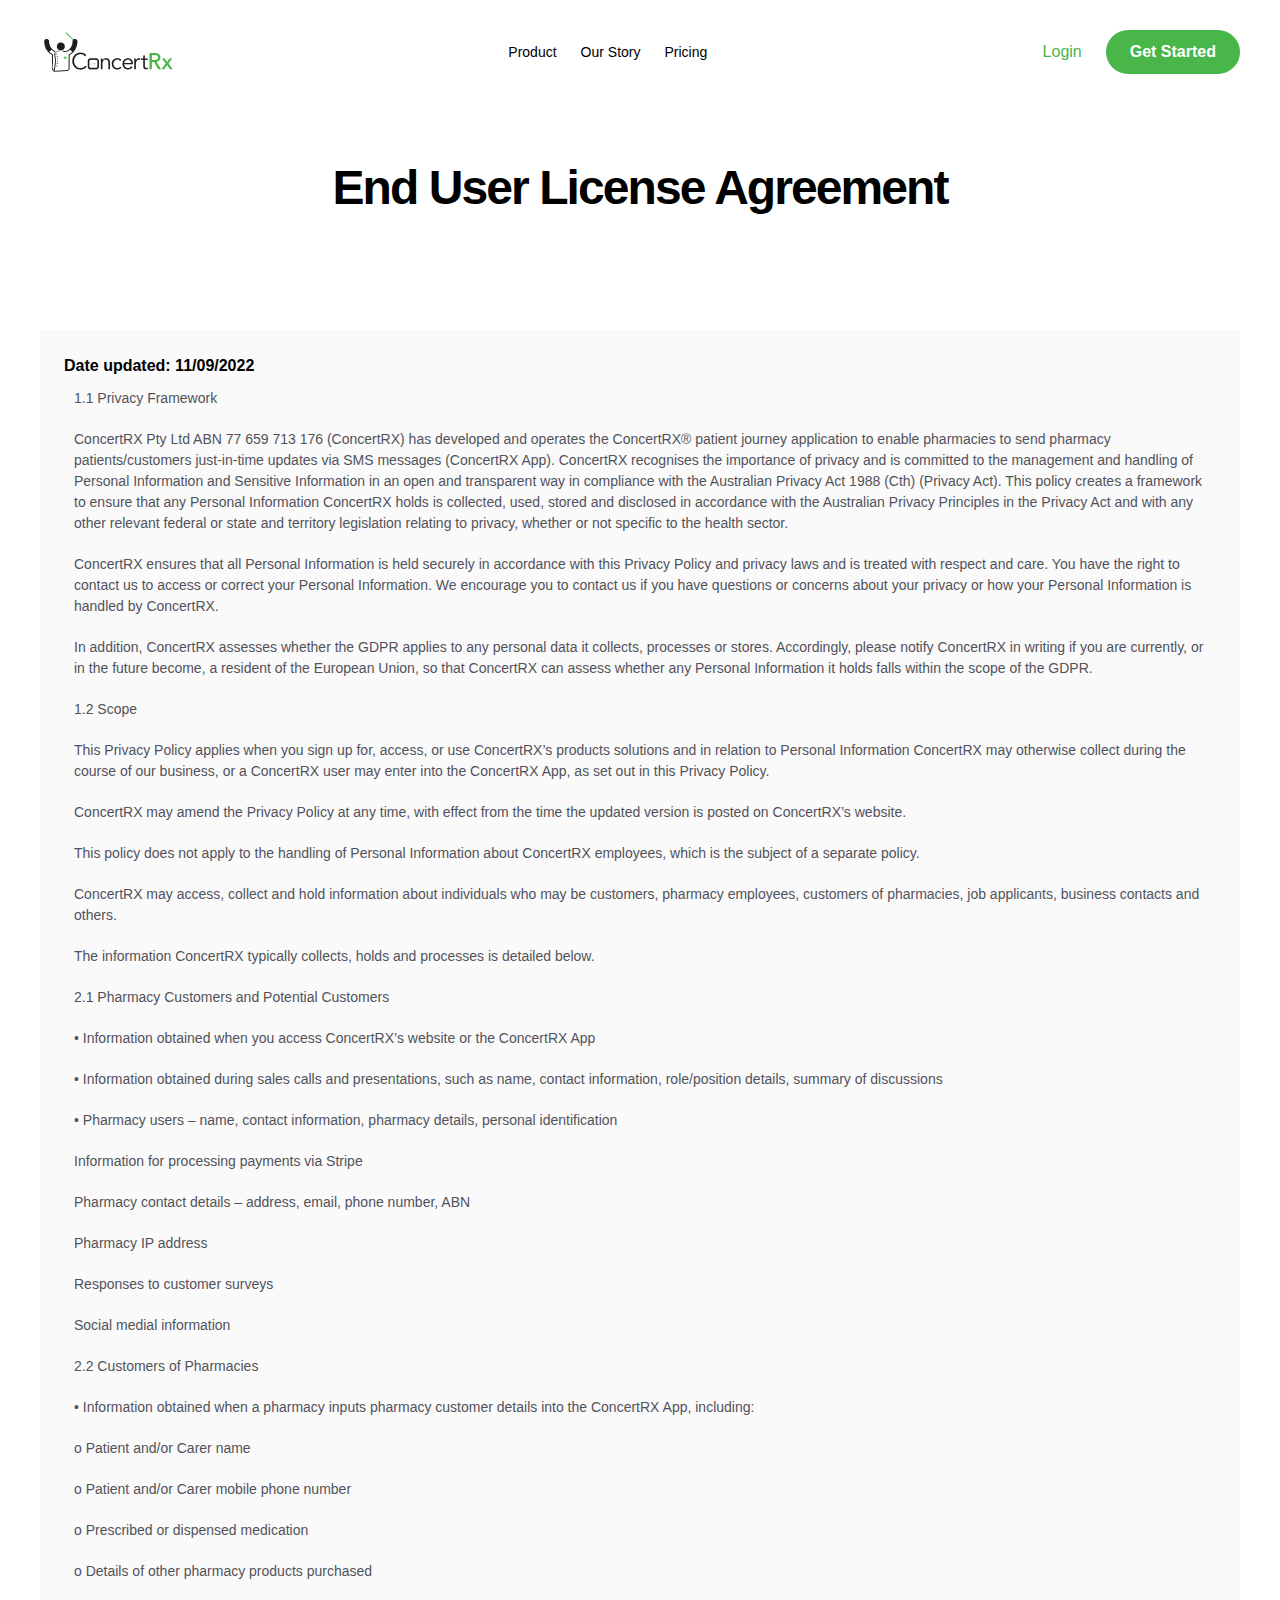
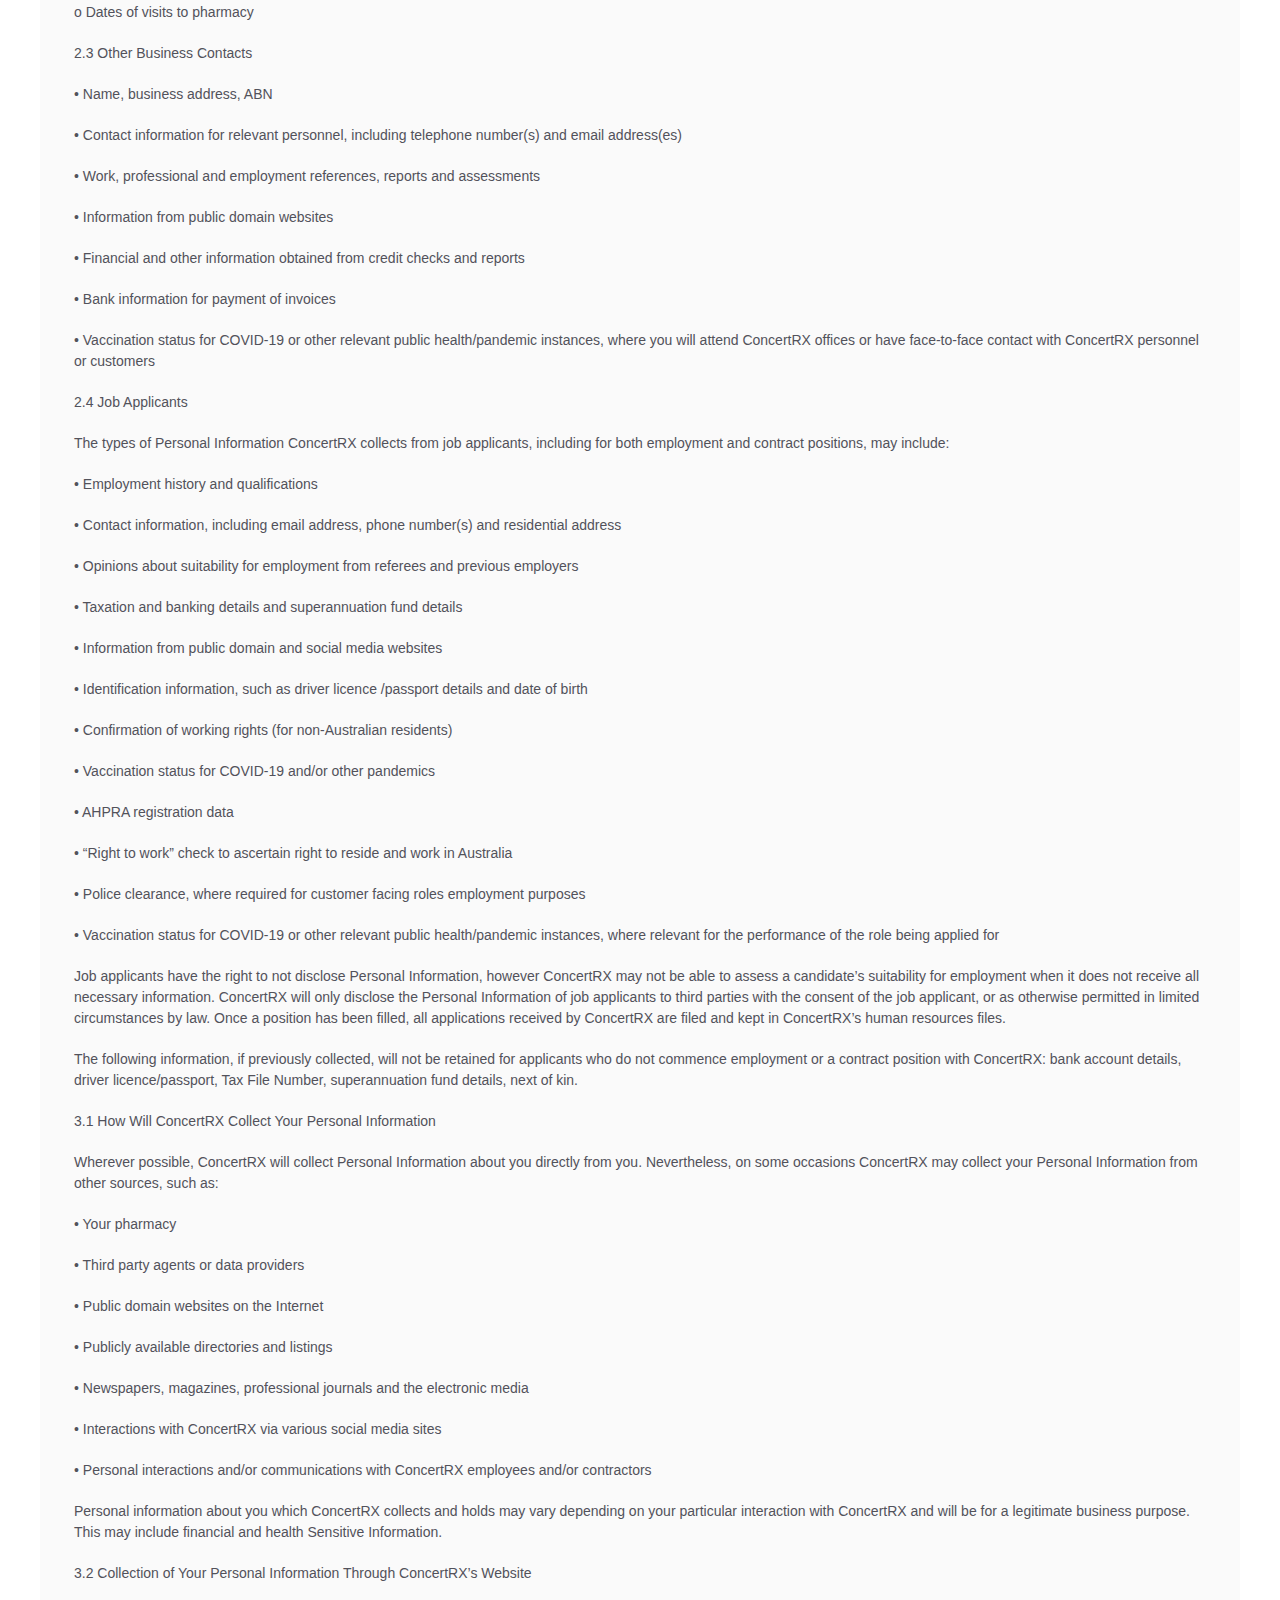
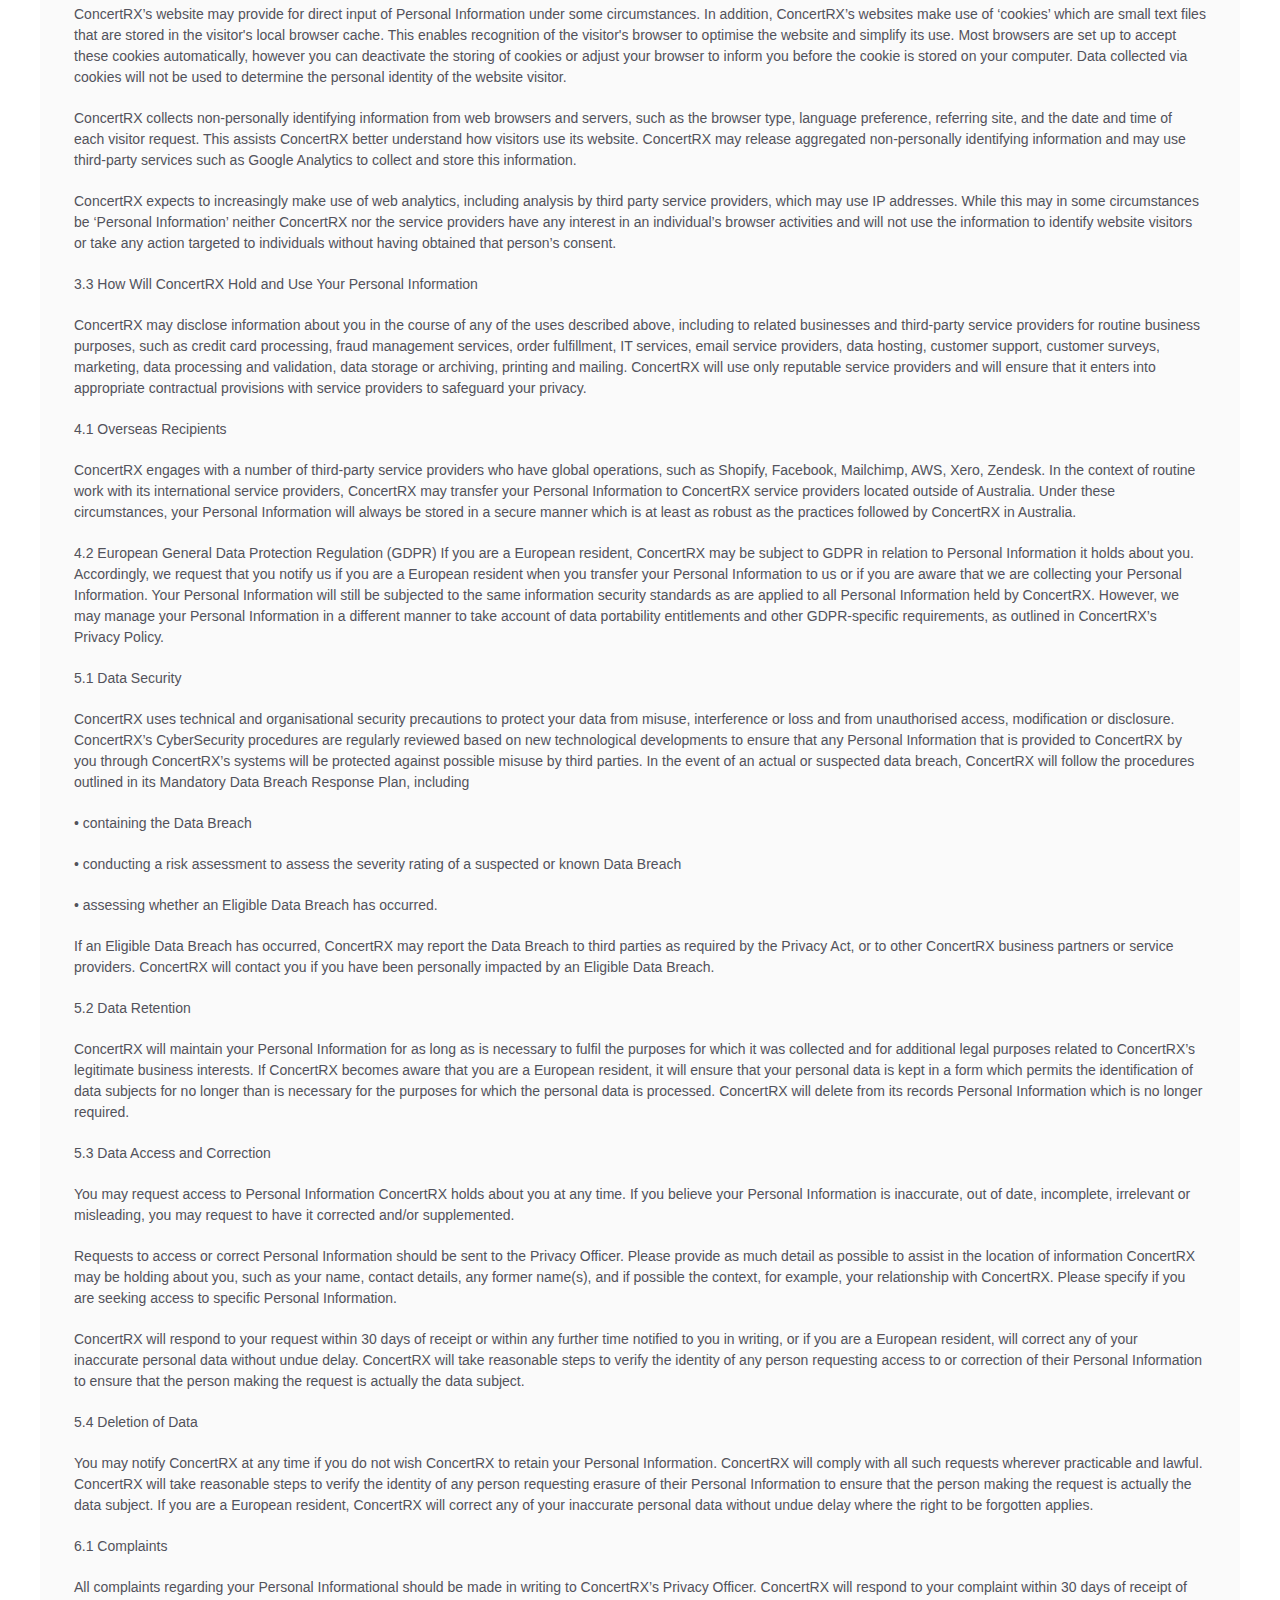
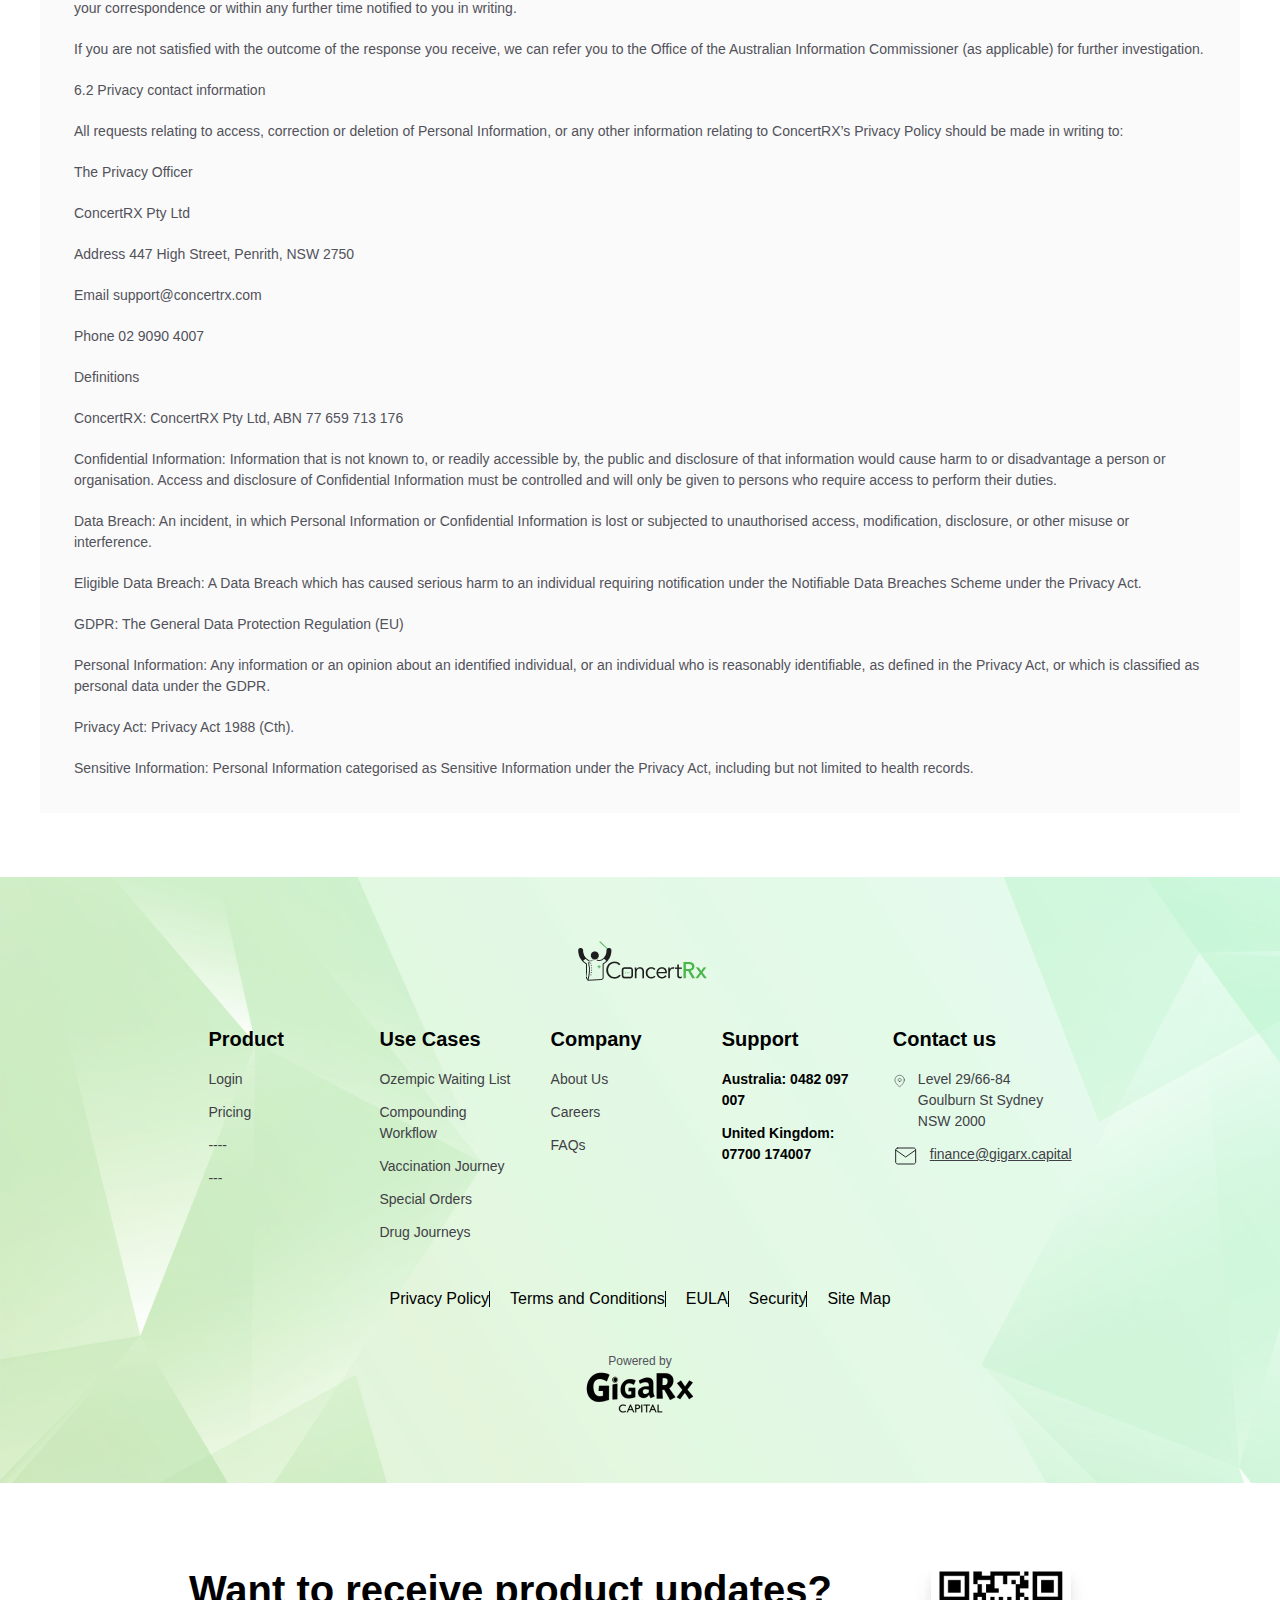
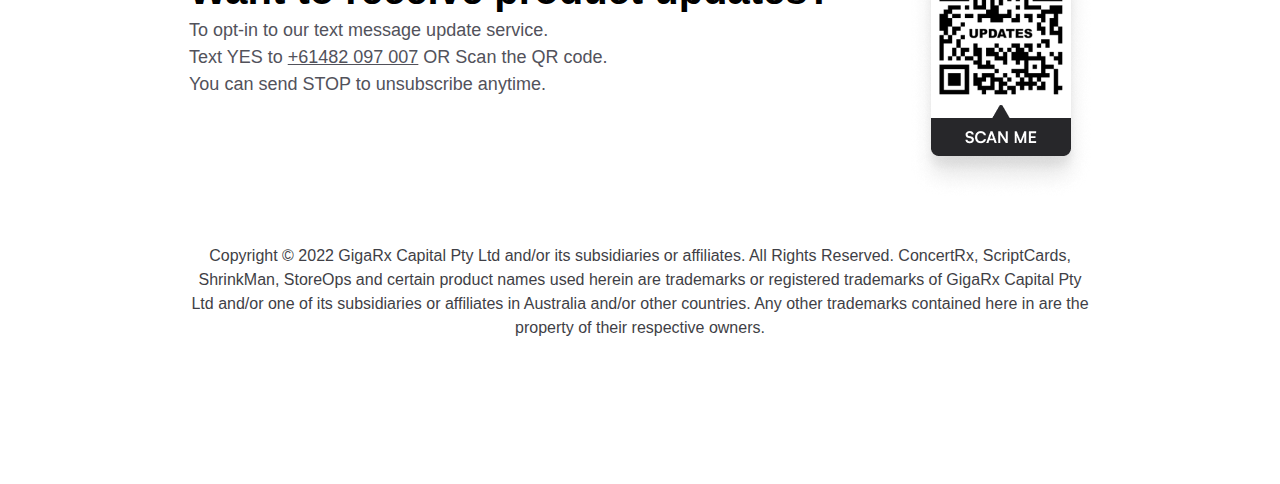
<file: end-user.html>
<!DOCTYPE html>
<html lang="en">
<head>
    <meta charset="UTF-8">
    <meta http-equiv="X-UA-Compatible" content="IE=edge">
    <meta name="viewport" content="width=device-width, initial-scale=1.0">
    <title>ConcertRX End User License Agreement</title>
    <link rel="stylesheet" href="privacy-policy.css">
    <style>
        @import url('https://fonts.cdnfonts.com/css/satoshi');
    </style>
</head>
<body>
    <div class="privacy-policy">
        <header>
            <div class="nav">
                <img src="img/Group.png" alt="">
                <div class="nav-lists">
                    <p class="lists-p"> <a id="h1" href="index.html"> Product</a></p>
                    <p class="lists-p"> <a id="h1" href="our-story.html"> Our Story</a></p>
                    <p class="lists-p"> <a id="h1" href="pricing.html"> Pricing</a></p>
                </div>
                <div class="log-in-get-started">
                    <p class="log-in">Login</p>
                    <p class="get-started">Get Started</p>
                </div>
                <svg id="ham-burger" width="32" height="32" viewBox="0 0 32 32" fill="none" xmlns="http://www.w3.org/2000/svg">
                <path d="M5 10H27M5 16H27M5 22H27" stroke="black" stroke-miterlimit="10" stroke-linecap="round"/>
                </svg>
            </div>
            <div class="header-heading-info">
                <h1 class="header-heading">End User License Agreement</h1>
            </div>
        </header>
        <div class="main">
            <h1 class="main-heading">Date updated: 11/09/2022</h1>
            <div class="all-paragraphs">
                <p>1.1 Privacy Framework</p>
                <p>ConcertRX Pty Ltd ABN 77 659 713 176 (ConcertRX) has developed and operates the ConcertRX® patient journey application to enable pharmacies to send pharmacy patients/customers just-in-time updates via SMS messages (ConcertRX App). ConcertRX recognises the importance of privacy and is committed to the management and handling of Personal Information and Sensitive Information in an open and transparent way in compliance with the Australian Privacy Act 1988 (Cth) (Privacy Act). This policy creates a framework to ensure that any Personal Information ConcertRX holds is collected, used, stored and disclosed in accordance with the Australian Privacy Principles in the Privacy Act and with any other relevant federal or state and territory legislation relating to privacy, whether or not specific to the health sector.</p>
                <p>ConcertRX ensures that all Personal Information is held securely in accordance with this Privacy Policy and privacy laws and is treated with respect and care. You have the right to contact us to access or correct your Personal Information. We encourage you to contact us if you have questions or concerns about your privacy or how your Personal Information is handled by ConcertRX.</p>
                <p>In addition, ConcertRX assesses whether the GDPR applies to any personal data it collects, processes or stores. Accordingly, please notify ConcertRX in writing if you are currently, or in the future become, a resident of the European Union, so that ConcertRX can assess whether any Personal Information it holds falls within the scope of the GDPR.</p>
                <p>1.2 Scope</p>
                <p>This Privacy Policy applies when you sign up for, access, or use ConcertRX’s products solutions and in relation to Personal Information ConcertRX may otherwise collect during the course of our business, or a ConcertRX user may enter into the ConcertRX App, as set out in this Privacy Policy.</p>
                <p>ConcertRX may amend the Privacy Policy at any time, with effect from the time the updated version is posted on ConcertRX’s website.</p>
                <p>This policy does not apply to the handling of Personal Information about ConcertRX employees, which is the subject of a separate policy.</p>
                <p>ConcertRX may access, collect and hold information about individuals who may be customers, pharmacy employees, customers of pharmacies, job applicants, business contacts and others.</p>
                <p>The information ConcertRX typically collects, holds and processes is detailed below.</p>
                <p>2.1 Pharmacy Customers and Potential Customers</p>
                <p>• Information obtained when you access ConcertRX’s website or the ConcertRX App</p>
                <p>• Information obtained during sales calls and presentations, such as name, contact information, role/position details, summary of discussions</p>
                <p>• Pharmacy users – name, contact information, pharmacy details, personal identification</p>
                <p>Information for processing payments via Stripe </p>
                <p> Pharmacy contact details – address, email, phone number, ABN</p>
                <p>Pharmacy IP address</p>
                <p>Responses to customer surveys</p>
                <p>Social medial information</p>
                <p>2.2 Customers of Pharmacies</p>
                <p>• Information obtained when a pharmacy inputs pharmacy customer details into the ConcertRX App, including:</p>
                <p>o Patient and/or Carer name</p>
                <p>o Patient and/or Carer mobile phone number</p>
                <p> o Prescribed or dispensed medication</p>
                <p>o Details of other pharmacy products purchased</p>
                <p> o Dates of visits to pharmacy</p>
                <p> 2.3 Other Business Contacts </p>
                <p>• Name, business address, ABN</p>
                <p>• Contact information for relevant personnel, including telephone number(s) and email address(es)</p>
                <p>• Work, professional and employment references, reports and assessments</p>
                <p> • Information from public domain websites</p>
                <p> • Financial and other information obtained from credit checks and reports </p>
                <p> • Bank information for payment of invoices</p>
                <p>• Vaccination status for COVID-19 or other relevant public health/pandemic instances, where you will attend ConcertRX offices or have face-to-face contact with ConcertRX personnel or customers</p>
                <p> 2.4 Job Applicants</p>
                <p>The types of Personal Information ConcertRX collects from job applicants, including for both employment and contract positions, may include:</p>
                <p>• Employment history and qualifications</p>
                <p>• Contact information, including email address, phone number(s) and residential address</p>
                <p>• Opinions about suitability for employment from referees and previous employers</p>
                <p> • Taxation and banking details and superannuation fund details</p>
                <p>• Information from public domain and social media websites </p>
                <p>• Identification information, such as driver licence /passport details and date of birth </p>
                <p> • Confirmation of working rights (for non-Australian residents)</p>
                <p>• Vaccination status for COVID-19 and/or other pandemics</p>
                <p>• AHPRA registration data</p>
                <p>• “Right to work” check to ascertain right to reside and work in Australia</p>
                <p>• Police clearance, where required for customer facing roles employment purposes</p>
                <p>• Vaccination status for COVID-19 or other relevant public health/pandemic instances, where relevant for the performance of the role being applied for</p>
                <p>Job applicants have the right to not disclose Personal Information, however ConcertRX may not be able to assess a candidate’s suitability for employment when it does not receive all necessary information. ConcertRX will only disclose the Personal Information of job applicants to third parties with the consent of the job applicant, or as otherwise permitted in limited circumstances by law. Once a position has been filled, all applications received by ConcertRX are filed and kept in ConcertRX’s human resources files.</p>
                <p>The following information, if previously collected, will not be retained for applicants who do not commence employment or a contract position with ConcertRX: bank account details, driver licence/passport, Tax File Number, superannuation fund details, next of kin.</p>
                <p>3.1 How Will ConcertRX Collect Your Personal Information</p>
                <p>Wherever possible, ConcertRX will collect Personal Information about you directly from you. Nevertheless, on some occasions ConcertRX may collect your Personal Information from other sources, such as:</p>
                <p>• Your pharmacy</p>
                <p>• Third party agents or data providers</p>
                <p>• Public domain websites on the Internet</p>
                <p>• Publicly available directories and listings</p>
                <p>• Newspapers, magazines, professional journals and the electronic media </p>
                <p>• Interactions with ConcertRX via various social media sites</p>
                <p>• Personal interactions and/or communications with ConcertRX employees and/or contractors</p>
                <p>Personal information about you which ConcertRX collects and holds may vary depending on your particular interaction with ConcertRX and will be for a legitimate business purpose. This may include financial and health Sensitive Information.</p>
                <p>3.2 Collection of Your Personal Information Through ConcertRX’s Website</p>
                <p> ConcertRX’s website may provide for direct input of Personal Information under some circumstances. In addition, ConcertRX’s websites make use of ‘cookies’ which are small text files that are stored in the visitor's local browser cache. This enables recognition of the visitor's browser to optimise the website and simplify its use. Most browsers are set up to accept these cookies automatically, however you can deactivate the storing of cookies or adjust your browser to inform you before the cookie is stored on your computer. Data collected via cookies will not be used to determine the personal identity of the website visitor.</p>
                <p>ConcertRX collects non-personally identifying information from web browsers and servers, such as the browser type, language preference, referring site, and the date and time of each visitor request. This assists ConcertRX better understand how visitors use its website. ConcertRX may release aggregated non-personally identifying information and may use third-party services such as Google Analytics to collect and store this information.</p>
                <p>ConcertRX expects to increasingly make use of web analytics, including analysis by third party service providers, which may use IP addresses. While this may in some circumstances be ‘Personal Information’ neither ConcertRX nor the service providers have any interest in an individual’s browser activities and will not use the information to identify website visitors or take any action targeted to individuals without having obtained that person’s consent.</p>
                <p>3.3 How Will ConcertRX Hold and Use Your Personal Information</p>
                <p> ConcertRX may disclose information about you in the course of any of the uses described above, including to related businesses and third-party service providers for routine business purposes, such as credit card processing, fraud management services, order fulfillment, IT services, email service providers, data hosting, customer support, customer surveys, marketing, data processing and validation, data storage or archiving, printing and mailing. ConcertRX will use only reputable service providers and will ensure that it enters into appropriate contractual provisions with service providers to safeguard your privacy.</p>
                <p> 4.1 Overseas Recipients</p>
                <p>ConcertRX engages with a number of third-party service providers who have global operations, such as Shopify, Facebook, Mailchimp, AWS, Xero, Zendesk. In the context of routine work with its international service providers, ConcertRX may transfer your Personal Information to ConcertRX service providers located outside of Australia. Under these circumstances, your Personal Information will always be stored in a secure manner which is at least as robust as the practices followed by ConcertRX in Australia.</p>
                <p> 4.2 European General Data Protection Regulation (GDPR) If you are a European resident, ConcertRX may be subject to GDPR in relation to Personal Information it holds about you. Accordingly, we request that you notify us if you are a European resident when you transfer your Personal Information to us or if you are aware that we are collecting your Personal Information. Your Personal Information will still be subjected to the same information security standards as are applied to all Personal Information held by ConcertRX. However, we may manage your Personal Information in a different manner to take account of data portability entitlements and other GDPR-specific requirements, as outlined in ConcertRX’s Privacy Policy.</p>
                <p>5.1 Data Security</p>
                <p>ConcertRX uses technical and organisational security precautions to protect your data from misuse, interference or loss and from unauthorised access, modification or disclosure. ConcertRX’s CyberSecurity procedures are regularly reviewed based on new technological developments to ensure that any Personal Information that is provided to ConcertRX by you through ConcertRX’s systems will be protected against possible misuse by third parties. In the event of an actual or suspected data breach, ConcertRX will follow the procedures outlined in its Mandatory Data Breach Response Plan, including</p>
                <p>• containing the Data Breach</p>
                <p>• conducting a risk assessment to assess the severity rating of a suspected or known Data Breach</p>
                <p>• assessing whether an Eligible Data Breach has occurred.</p>
                <p>If an Eligible Data Breach has occurred, ConcertRX may report the Data Breach to third parties as required by the Privacy Act, or to other ConcertRX business partners or service providers. ConcertRX will contact you if you have been personally impacted by an Eligible Data Breach.</p>
                <p>5.2 Data Retention</p>
                <p>ConcertRX will maintain your Personal Information for as long as is necessary to fulfil the purposes for which it was collected and for additional legal purposes related to ConcertRX’s legitimate business interests. If ConcertRX becomes aware that you are a European resident, it will ensure that your personal data is kept in a form which permits the identification of data subjects for no longer than is necessary for the purposes for which the personal data is processed. ConcertRX will delete from its records Personal Information which is no longer required.</p>
                <p>5.3 Data Access and Correction</p>
                <p>You may request access to Personal Information ConcertRX holds about you at any time. If you believe your Personal Information is inaccurate, out of date, incomplete, irrelevant or misleading, you may request to have it corrected and/or supplemented.</p>
                <p> Requests to access or correct Personal Information should be sent to the Privacy Officer. Please provide as much detail as possible to assist in the location of information ConcertRX may be holding about you, such as your name, contact details, any former name(s), and if possible the context, for example, your relationship with ConcertRX. Please specify if you are seeking access to specific Personal Information.</p>
                <p>ConcertRX will respond to your request within 30 days of receipt or within any further time notified to you in writing, or if you are a European resident, will correct any of your inaccurate personal data without undue delay. ConcertRX will take reasonable steps to verify the identity of any person requesting access to or correction of their Personal Information to ensure that the person making the request is actually the data subject.</p>
                <p>5.4 Deletion of Data</p>
                <p>You may notify ConcertRX at any time if you do not wish ConcertRX to retain your Personal Information. ConcertRX will comply with all such requests wherever practicable and lawful. ConcertRX will take reasonable steps to verify the identity of any person requesting erasure of their Personal Information to ensure that the person making the request is actually the data subject. If you are a European resident, ConcertRX will correct any of your inaccurate personal data without undue delay where the right to be forgotten applies.</p>
                <p>6.1 Complaints</p>
                <p> All complaints regarding your Personal Informational should be made in writing to ConcertRX’s Privacy Officer. ConcertRX will respond to your complaint within 30 days of receipt of your correspondence or within any further time notified to you in writing.</p>
                <p>If you are not satisfied with the outcome of the response you receive, we can refer you to the Office of the Australian Information Commissioner (as applicable) for further investigation.</p>
                <p>6.2 Privacy contact information</p>
                <p>All requests relating to access, correction or deletion of Personal Information, or any other information relating to ConcertRX’s Privacy Policy should be made in writing to:</p>
                <p>The Privacy Officer</p>
                <p>ConcertRX Pty Ltd</p>
                <p>Address 447 High Street, Penrith, NSW 2750</p>
                <p>Email support@concertrx.com </p>
                <p> Phone 02 9090 4007</p>
                <p>Definitions</p>
                <p>ConcertRX: ConcertRX Pty Ltd, ABN 77 659 713 176</p>
                <p> Confidential Information: Information that is not known to, or readily accessible by, the public and disclosure of that information would cause harm to or disadvantage a person or organisation. Access and disclosure of Confidential Information must be controlled and will only be given to persons who require access to perform their duties.</p>
                <p>Data Breach: An incident, in which Personal Information or Confidential Information is lost or subjected to unauthorised access, modification, disclosure, or other misuse or interference.</p>
                <p>Eligible Data Breach: A Data Breach which has caused serious harm to an individual requiring notification under the Notifiable Data Breaches Scheme under the Privacy Act.</p>
                <p>GDPR: The General Data Protection Regulation (EU)</p>
                <p> Personal Information: Any information or an opinion about an identified individual, or an individual who is reasonably identifiable, as defined in the Privacy Act, or which is classified as personal data under the GDPR.</p>
                <p>Privacy Act: Privacy Act 1988 (Cth).</p>
                <p>Sensitive Information: Personal Information categorised as Sensitive Information under the Privacy Act, including but not limited to health records.</p>
            </div>
        </div>
        <footer>
            <div class="footer-main">
                <img id="footer-img" src="img/Group.png" alt="">
                <div class="all-footer-cards">
                    <div class="card-footer-1"><!--card-1-->
                        <h1 class="card-1-heading">Product</h1>
                        <div class="card-1-details">
                            <p class="details-p">Login</p>
                            <p class="details-p">Pricing</p>
                            <p class="details-p">----</p>
                            <p class="details-p">---</p>
                        </div>
                    </div>
                    <div class="card-footer-1"><!--card-2-->
                        <h1 class="card-1-heading">Use Cases</h1>
                        <div class="card-1-details">
                            <p class="details-p">Ozempic Waiting List</p>
                            <p class="details-p">Compounding Workflow</p>
                            <p class="details-p">Vaccination Journey </p>
                            <p class="details-p">Special Orders</p>
                            <p class="details-p">Drug Journeys</p>
                        </div>
                    </div>
                    <div class="card-footer-1"><!--card-3-->
                        <h1 class="card-1-heading">Company</h1>
                        <div class="card-1-details">
                            <p class="details-p">About Us</p>
                            <p class="details-p">Careers</p>
                            <p class="details-p">FAQs</p>
                        </div>
                    </div>
                    <div class="card-footer-1"><!--card-4-->
                        <h1 class="card-1-heading">Support</h1>
                        <div class="card-1-details">
                            <p class="details-p-number">Australia: 0482 097 007</p>
                            <p class="details-p-number">United Kingdom: 07700 174007</p>
                        </div>
                    </div>
                    <div class="card-footer-1"><!--card-5-->
                        <h1 class="card-1-heading">Contact us</h1>
                        <div class="card-1-details">
                            <div class="details-svg">
                                <svg width="25" height="24" viewBox="0 0 25 24" fill="none" xmlns="http://www.w3.org/2000/svg">
                                    <path d="M21.6665 10C21.6665 17 12.6665 23 12.6665 23C12.6665 23 3.6665 17 3.6665 10C3.6665 7.61305 4.61472 5.32387 6.30254 3.63604C7.99037 1.94821 10.2796 1 12.6665 1C15.0535 1 17.3426 1.94821 19.0305 3.63604C20.7183 5.32387 21.6665 7.61305 21.6665 10Z" stroke="#27272A" stroke-linecap="round" stroke-linejoin="round"/>
                                    <path d="M12.6665 13C14.3234 13 15.6665 11.6569 15.6665 10C15.6665 8.34315 14.3234 7 12.6665 7C11.0096 7 9.6665 8.34315 9.6665 10C9.6665 11.6569 11.0096 13 12.6665 13Z" stroke="#27272A" stroke-linecap="round" stroke-linejoin="round"/>
                                </svg>
                                <p class="details-p">Level 29/66-84 Goulburn St 
                                    Sydney NSW 2000</p>
                            </div>
                            <div class="details-svg">
                                <svg width="25" height="24" viewBox="0 0 25 24" fill="none" xmlns="http://www.w3.org/2000/svg">
                                    <path d="M4.6665 4H20.6665C21.7665 4 22.6665 4.9 22.6665 6V18C22.6665 19.1 21.7665 20 20.6665 20H4.6665C3.5665 20 2.6665 19.1 2.6665 18V6C2.6665 4.9 3.5665 4 4.6665 4Z" stroke="#27272A" stroke-linecap="round" stroke-linejoin="round"/>
                                    <path d="M22.6665 6L12.6665 13L2.6665 6" stroke="#27272A" stroke-linecap="round" stroke-linejoin="round"/>
                                </svg>
                                <p class="details-p-mail">finance@gigarx.capital</p>
                            </div>
                        </div>
                    </div>
                </div>
                <div class="footer-main-info">
                    <p class="info-p"> <a id="info-p" href="privacy-policy.html"> Privacy Policy</a></p>
                    <hr>
                    <p class="info-p"> <a id="info-p" href="terms-and-conditions.html"> Terms and Conditions</a></p>
                    <hr>
                    <p class="info-p"> <a id="info-p" href="end-user.html"> EULA</a></p>
                    <hr>
                    <p class="info-p"> <a id="info-p" href="security.html"> Security</a></p>
                    <hr>
                    <p class="info-p-map">Site Map</p>
                </div>
                <div class="main-info-end">
                    <p class="powered-by">Powered by</p>
                    <img src="img/GigaRx-Capital-logo.png" alt="">
                </div>
            </div>
            <div class="footer-info">
                <div class="footer-instructions">
                    <div>
                        <h1 class="instructions-heading">Want to receive product updates? </h1>
                        <p class="instructions-paragraph">To opt-in to our text message update service.</p>
                        <p class="instructions-paragraph"> Text YES to <span class="span-number">+61482 097 007</span> OR Scan the QR code.</p>
                        <p class="instructions-paragraph">You can send STOP to unsubscribe anytime.</p>
                    </div>
                    
                    <img id="info-bar-code" src="img/Frame 813064.png" alt="">
                </div>
                <p class="footer-copyright">Copyright © 2022 GigaRx Capital Pty Ltd and/or its subsidiaries or affiliates. All Rights Reserved. ConcertRx, ScriptCards, ShrinkMan, StoreOps and certain product names used herein are trademarks or registered trademarks of GigaRx Capital Pty Ltd and/or one of its subsidiaries or affiliates in Australia and/or other countries. Any other trademarks contained here in are the property of their respective owners.</p>
            </div>           
        </footer>
    </div>
</body>
</html>
</file>
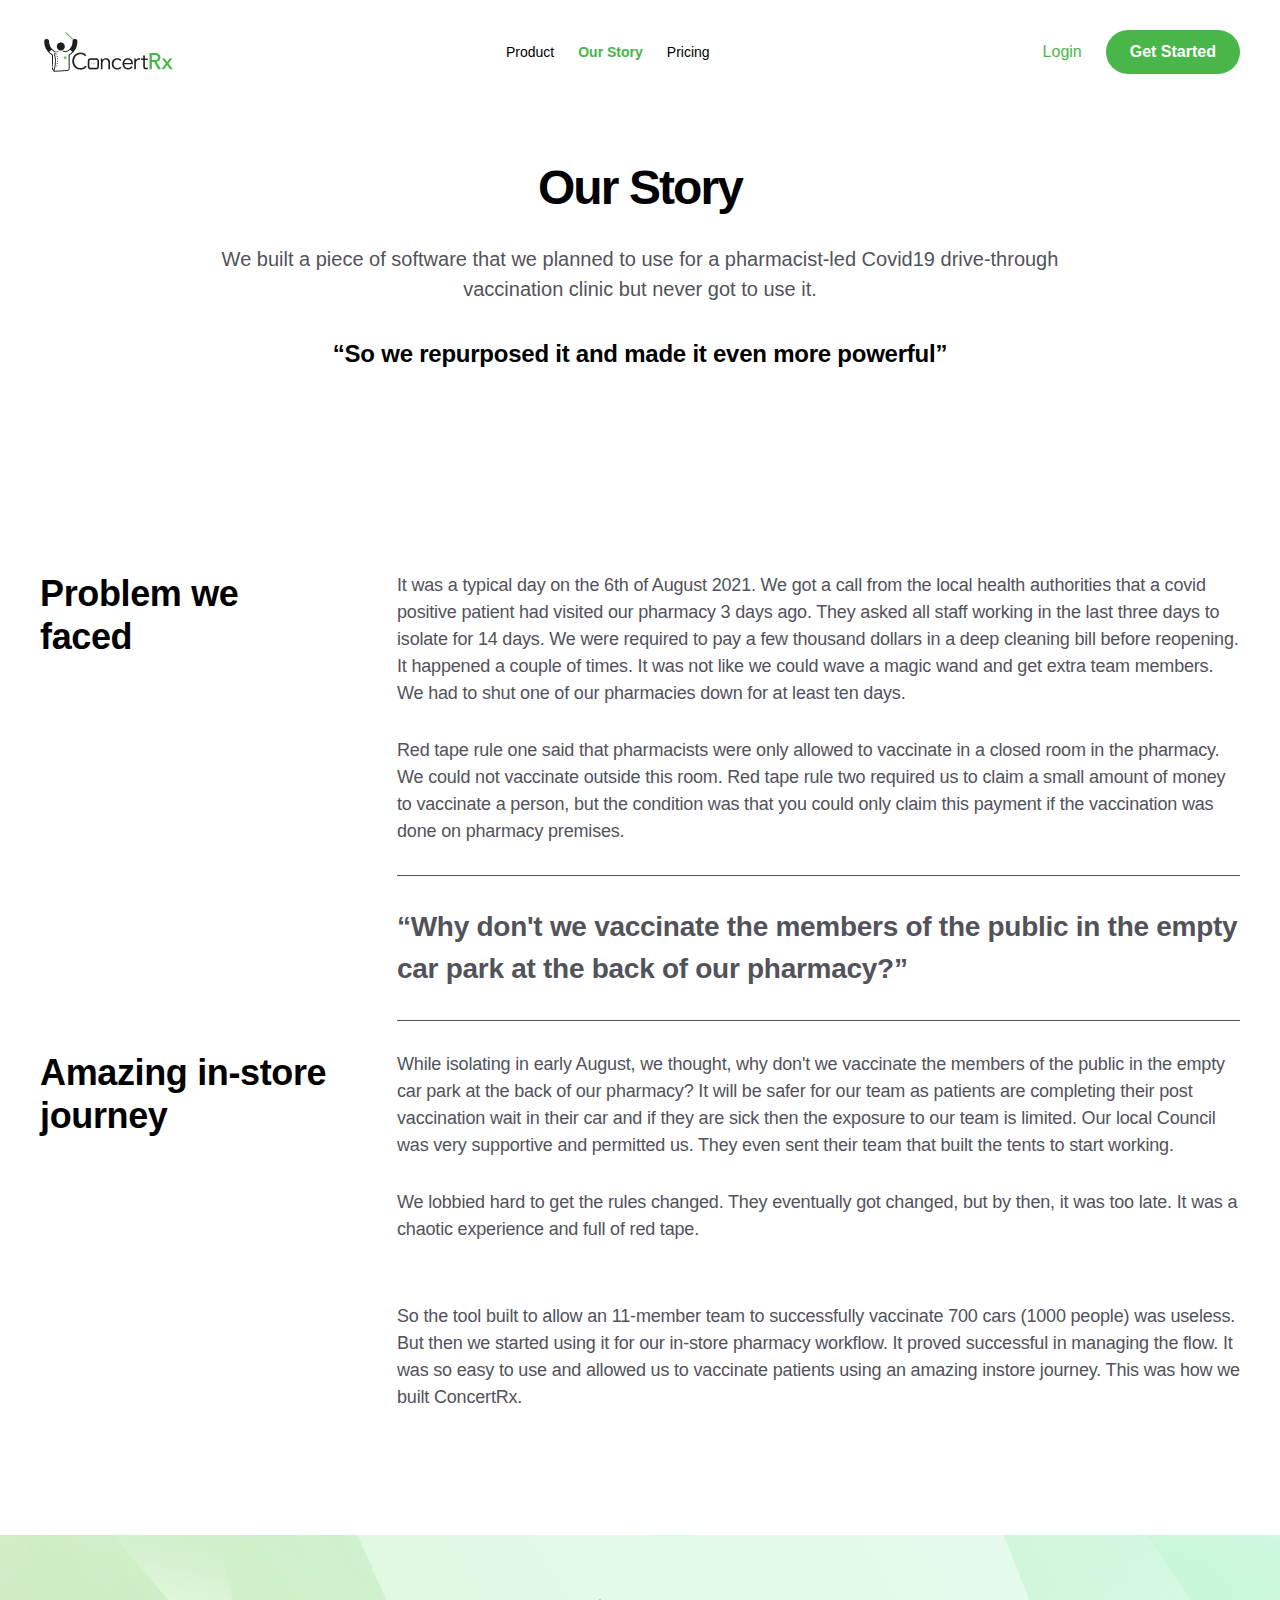
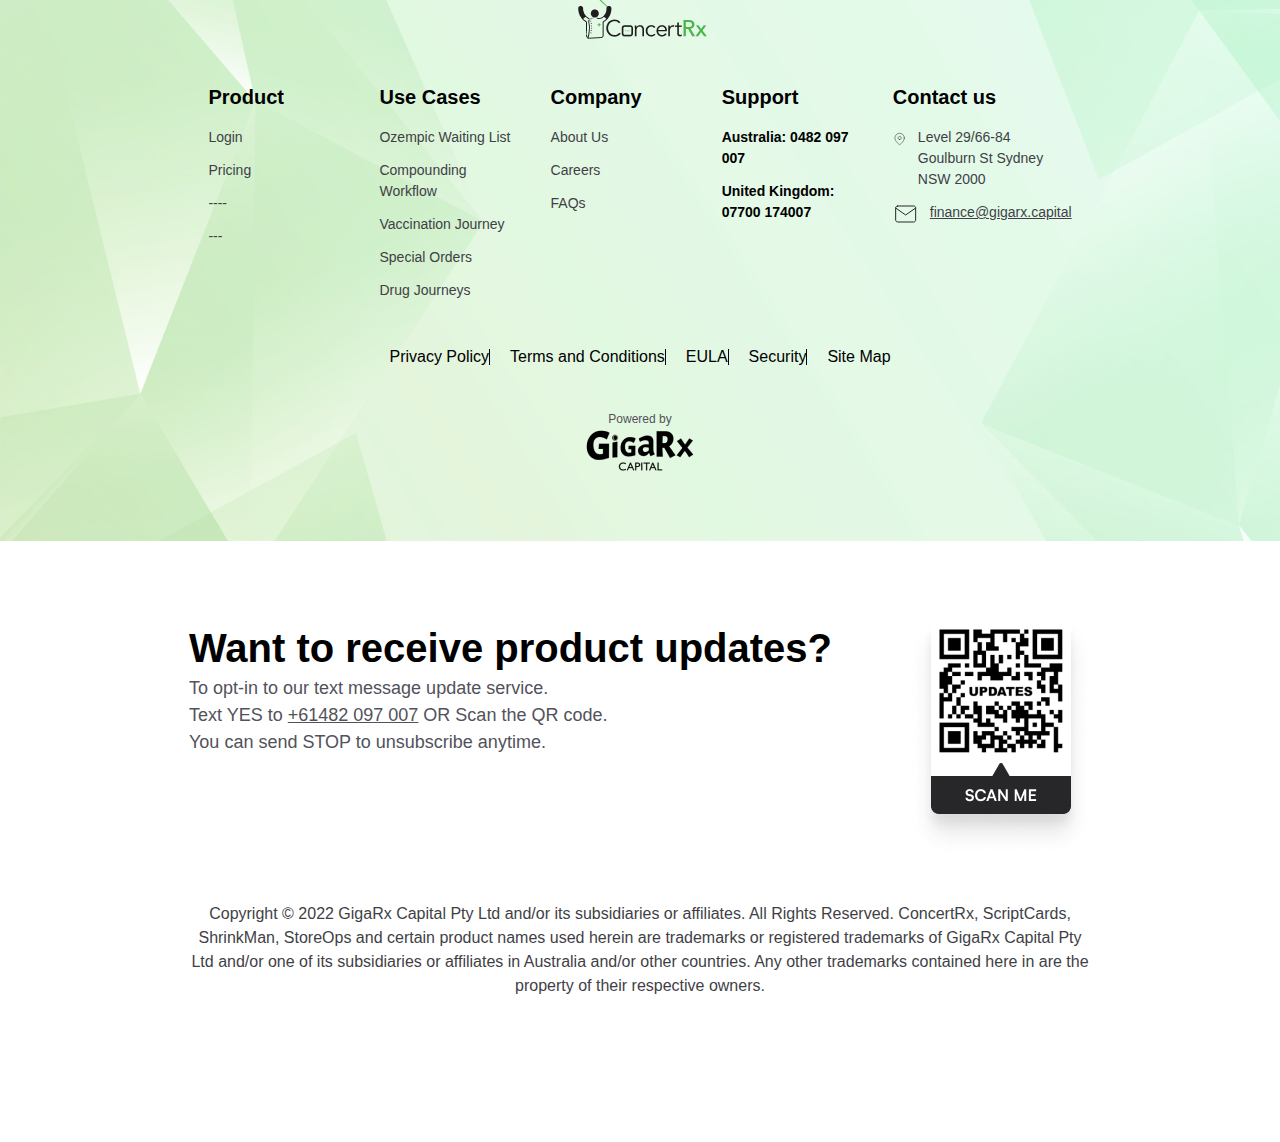
<file: our-story.html>
<!DOCTYPE html>
<html lang="en">
<head>
    <meta charset="UTF-8">
    <meta http-equiv="X-UA-Compatible" content="IE=edge">
    <meta name="viewport" content="width=device-width, initial-scale=1.0">
    <title>ConcertRx Our-Story</title>
    <link rel="stylesheet" href="our-story.css">
    <style>
        @import url('https://fonts.cdnfonts.com/css/satoshi');
    </style>
</head>
<body>
    <div class="our-story">
        <header>
            <div class="nav">
                <img src="img/Group.png" alt="">
                <div class="nav-lists">
                    <p class="lists-p"> <a id="h1" href="index.html"> Product</a></p>
                    <p class="lists-our-story"> <a id="h1-our-story" href="our-story.html"> Our Story</a></p>
                    <p class="lists-p"> <a id="h1" href="pricing.html">Pricing</a> </p>
                </div>
                <div class="log-in-get-started">
                    <p class="log-in">Login</p>
                    <p class="get-started">Get Started</p>
                </div>
                <svg id="ham-burger" width="32" height="32" viewBox="0 0 32 32" fill="none" xmlns="http://www.w3.org/2000/svg">
                    <path d="M5 10H27M5 16H27M5 22H27" stroke="black" stroke-miterlimit="10" stroke-linecap="round"/>
                    </svg>
            </div>
            <div class="header-heading-info">
                <h1 class="header-heading">Our Story</h1>
                <p class="header-info">We built a piece of software that we planned to use for a pharmacist-led Covid19 drive-through vaccination clinic but never got to use it.</p>
                <p class="header-info-second">“So we repurposed it and made it even more powerful”</p>
            </div>
        </header>
        <div class="main">
            <div class="first-heading-paragraph">
                <h1 class="first-heading">Problem we faced</h1>
                <div class="first-paragraph">
                    <p class="paragraph-one">It was a typical day on the 6th of August 2021. We got a call from the local health authorities that a covid positive patient had visited our pharmacy 3 days ago. They asked all staff working in the last three days to isolate for 14 days. We were required to pay a few thousand dollars in a deep cleaning bill before reopening. It happened a couple of times. It was not like we could wave a magic wand and get extra team members. We had to shut one of our pharmacies down for at least ten days.</p>
                    <p class="paragraph-two">Red tape rule one said that pharmacists were only allowed to vaccinate in a closed room in the pharmacy. We could not vaccinate outside this room. Red tape rule two required us to claim a small amount of money to vaccinate a person, but the condition was that you could only claim this payment if the vaccination was done on pharmacy premises.</p>
                </div>
            </div>
            <div class="second-paragraph">
                <p class="paragraph">“Why don't we vaccinate the members of the public in the empty car park at the back of our pharmacy?”</p>
            </div>
            <div class="third-heading-paragraph">
                <h1 class="first-heading third-heading">Amazing in-store journey</h1>
                <div class="first-paragraph">
                    <p class="paragraph-one">While isolating in early August, we thought, why don't we vaccinate the members of the public in the empty car park at the back of our pharmacy? It will be safer for our team as patients are completing their post vaccination wait in their car and if they are sick then the exposure to our team is limited. Our local Council was very supportive and permitted us. They even sent their team that built the tents to start working.</p>
                    <p class="third-paragraph-two">We lobbied hard to get the rules changed. They eventually got changed, but by then, it was too late. It was a chaotic experience and full of red tape.</p>
                    <p class="third-paragraph-two">So the tool built to allow an 11-member team to successfully vaccinate 700 cars (1000 people) was useless. But then we started using it for our in-store pharmacy workflow. It proved successful in managing the flow. It was so easy to use and allowed us to vaccinate patients using an amazing instore journey. This was how we built ConcertRx.</p>
                </div>
            </div>
        </div>
        <footer>
            <div class="footer-main">
                <img id="footer-img" src="img/Group.png" alt="">
                <div class="all-footer-cards">
                    <div class="card-footer-1"><!--card-1-->
                        <h1 class="card-1-heading">Product</h1>
                        <div class="card-1-details">
                            <p class="details-p">Login</p>
                            <p class="details-p">Pricing</p>
                            <p class="details-p">----</p>
                            <p class="details-p">---</p>
                        </div>
                    </div>
                    <div class="card-footer-1"><!--card-2-->
                        <h1 class="card-1-heading">Use Cases</h1>
                        <div class="card-1-details">
                            <p class="details-p">Ozempic Waiting List</p>
                            <p class="details-p">Compounding Workflow</p>
                            <p class="details-p">Vaccination Journey </p>
                            <p class="details-p">Special Orders</p>
                            <p class="details-p">Drug Journeys</p>
                        </div>
                    </div>
                    <div class="card-footer-1"><!--card-3-->
                        <h1 class="card-1-heading">Company</h1>
                        <div class="card-1-details">
                            <p class="details-p">About Us</p>
                            <p class="details-p">Careers</p>
                            <p class="details-p">FAQs</p>
                        </div>
                    </div>
                    <div class="card-footer-1"><!--card-4-->
                        <h1 class="card-1-heading">Support</h1>
                        <div class="card-1-details">
                            <p class="details-p-number">Australia: 0482 097 007</p>
                            <p class="details-p-number">United Kingdom: 07700 174007</p>
                        </div>
                    </div>
                    <div class="card-footer-1"><!--card-5-->
                        <h1 class="card-1-heading">Contact us</h1>
                        <div class="card-1-details">
                            <div class="details-svg">
                                <svg width="25" height="24" viewBox="0 0 25 24" fill="none" xmlns="http://www.w3.org/2000/svg">
                                    <path d="M21.6665 10C21.6665 17 12.6665 23 12.6665 23C12.6665 23 3.6665 17 3.6665 10C3.6665 7.61305 4.61472 5.32387 6.30254 3.63604C7.99037 1.94821 10.2796 1 12.6665 1C15.0535 1 17.3426 1.94821 19.0305 3.63604C20.7183 5.32387 21.6665 7.61305 21.6665 10Z" stroke="#27272A" stroke-linecap="round" stroke-linejoin="round"/>
                                    <path d="M12.6665 13C14.3234 13 15.6665 11.6569 15.6665 10C15.6665 8.34315 14.3234 7 12.6665 7C11.0096 7 9.6665 8.34315 9.6665 10C9.6665 11.6569 11.0096 13 12.6665 13Z" stroke="#27272A" stroke-linecap="round" stroke-linejoin="round"/>
                                </svg>
                                <p class="details-p">Level 29/66-84 Goulburn St 
                                    Sydney NSW 2000</p>
                            </div>
                            <div class="details-svg">
                                <svg width="25" height="24" viewBox="0 0 25 24" fill="none" xmlns="http://www.w3.org/2000/svg">
                                    <path d="M4.6665 4H20.6665C21.7665 4 22.6665 4.9 22.6665 6V18C22.6665 19.1 21.7665 20 20.6665 20H4.6665C3.5665 20 2.6665 19.1 2.6665 18V6C2.6665 4.9 3.5665 4 4.6665 4Z" stroke="#27272A" stroke-linecap="round" stroke-linejoin="round"/>
                                    <path d="M22.6665 6L12.6665 13L2.6665 6" stroke="#27272A" stroke-linecap="round" stroke-linejoin="round"/>
                                </svg>
                                <p class="details-p-mail">finance@gigarx.capital</p>
                            </div>
                        </div>
                    </div>
                </div>
                <div class="footer-main-info">
                    <p class="info-p"> <a id="info-p" href="privacy-policy.html"> Privacy Policy</a></p>
                    <hr>
                    <p class="info-p"> <a id="info-p" href="terms-and-conditions.html"> Terms and Conditions</a></p>
                    <hr>
                    <p class="info-p"> <a id="info-p" href="end-user.html"> EULA</a></p>
                    <hr>
                    <p class="info-p"> <a id="info-p" href="security.html"> Security</a></p>
                    <hr>
                    <p class="info-p-map">Site Map</p>
                </div>
                <div class="main-info-end">
                    <p class="powered-by">Powered by</p>
                    <img src="img/GigaRx-Capital-logo.png" alt="">
                </div>
            </div>
            <div class="footer-info">
                <div class="footer-instructions">
                    <div>
                        <h1 class="instructions-heading">Want to receive product updates? </h1>
                        <p class="instructions-paragraph">To opt-in to our text message update service.</p>
                        <p class="instructions-paragraph"> Text YES to <span class="span-number">+61482 097 007</span> OR Scan the QR code.</p>
                        <p class="instructions-paragraph">You can send STOP to unsubscribe anytime.</p>
                    </div>
                    
                    <img id="info-bar-code" src="img/Frame 813064.png" alt="">
                </div>
                <p class="footer-copyright">Copyright © 2022 GigaRx Capital Pty Ltd and/or its subsidiaries or affiliates. All Rights Reserved. ConcertRx, ScriptCards, ShrinkMan, StoreOps and certain product names used herein are trademarks or registered trademarks of GigaRx Capital Pty Ltd and/or one of its subsidiaries or affiliates in Australia and/or other countries. Any other trademarks contained here in are the property of their respective owners.</p>
            </div>           
        </footer>
    </div>
</body>
</html>
</file>
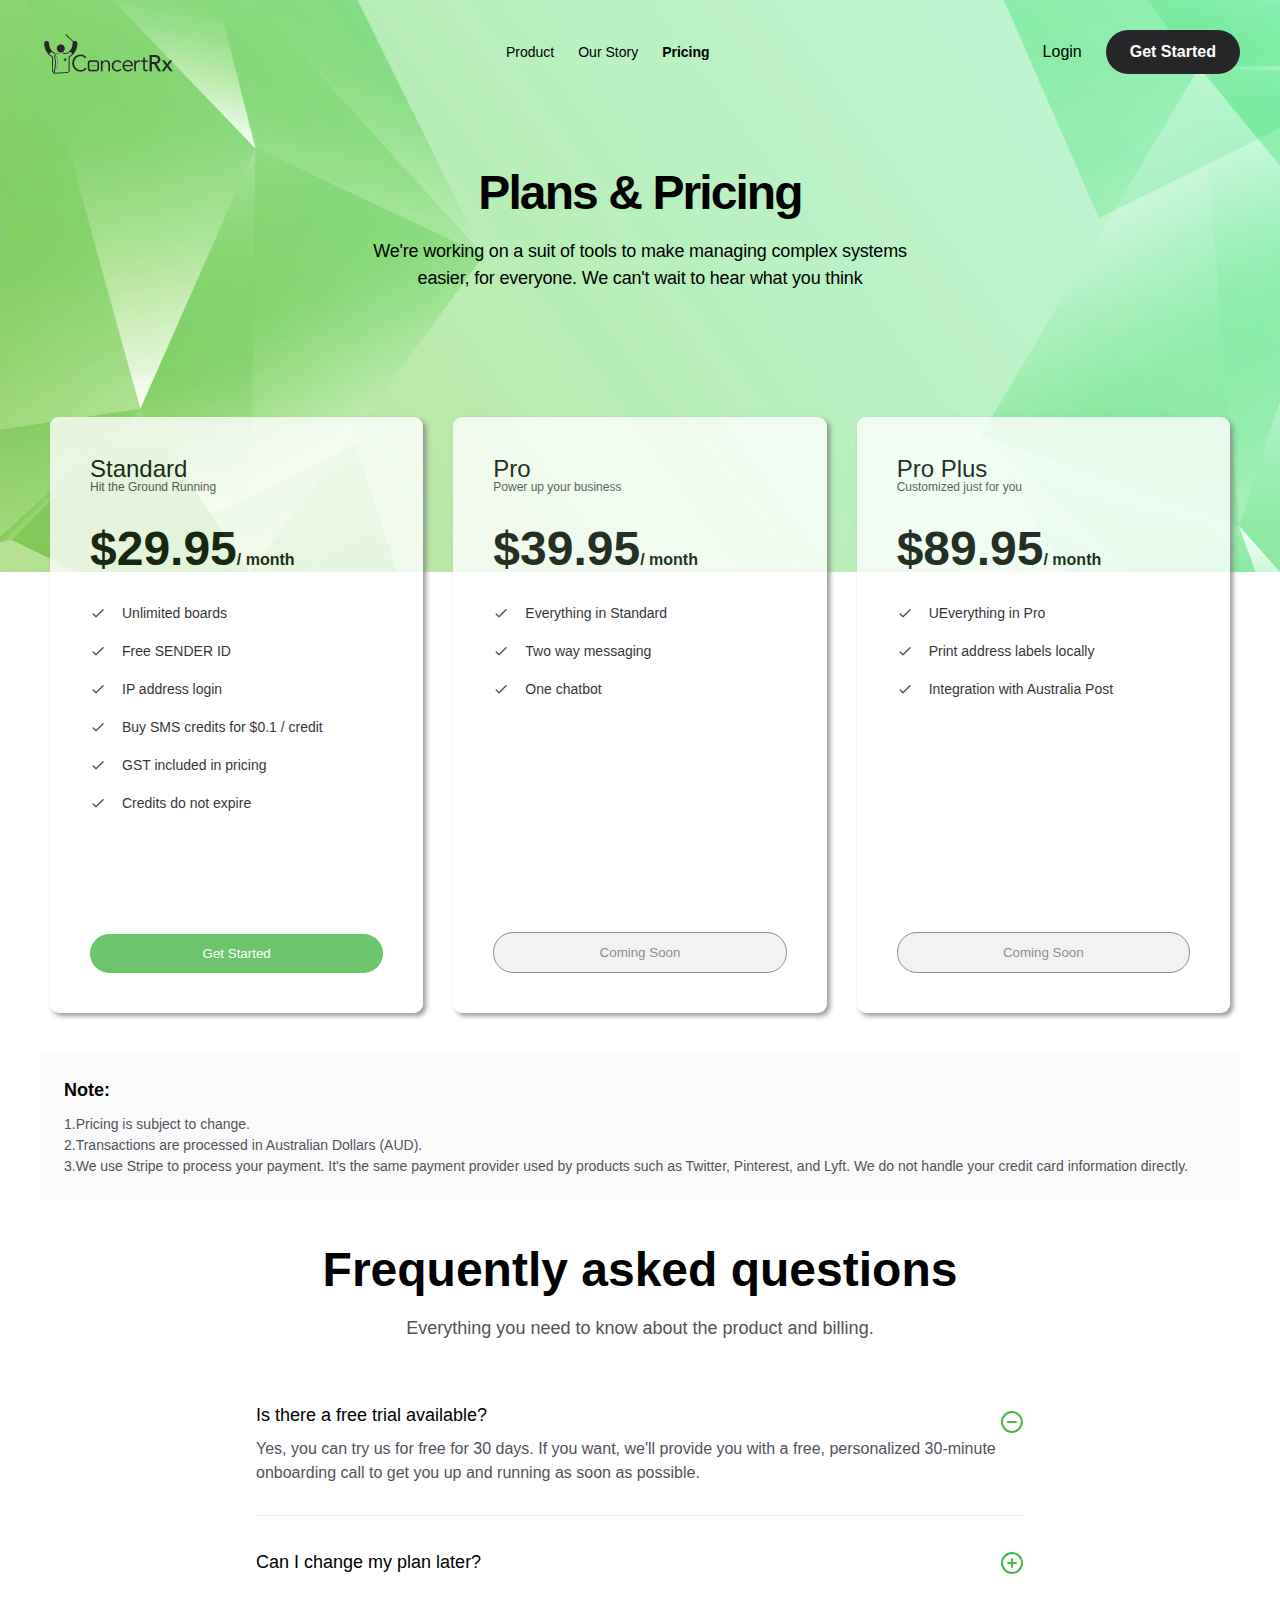
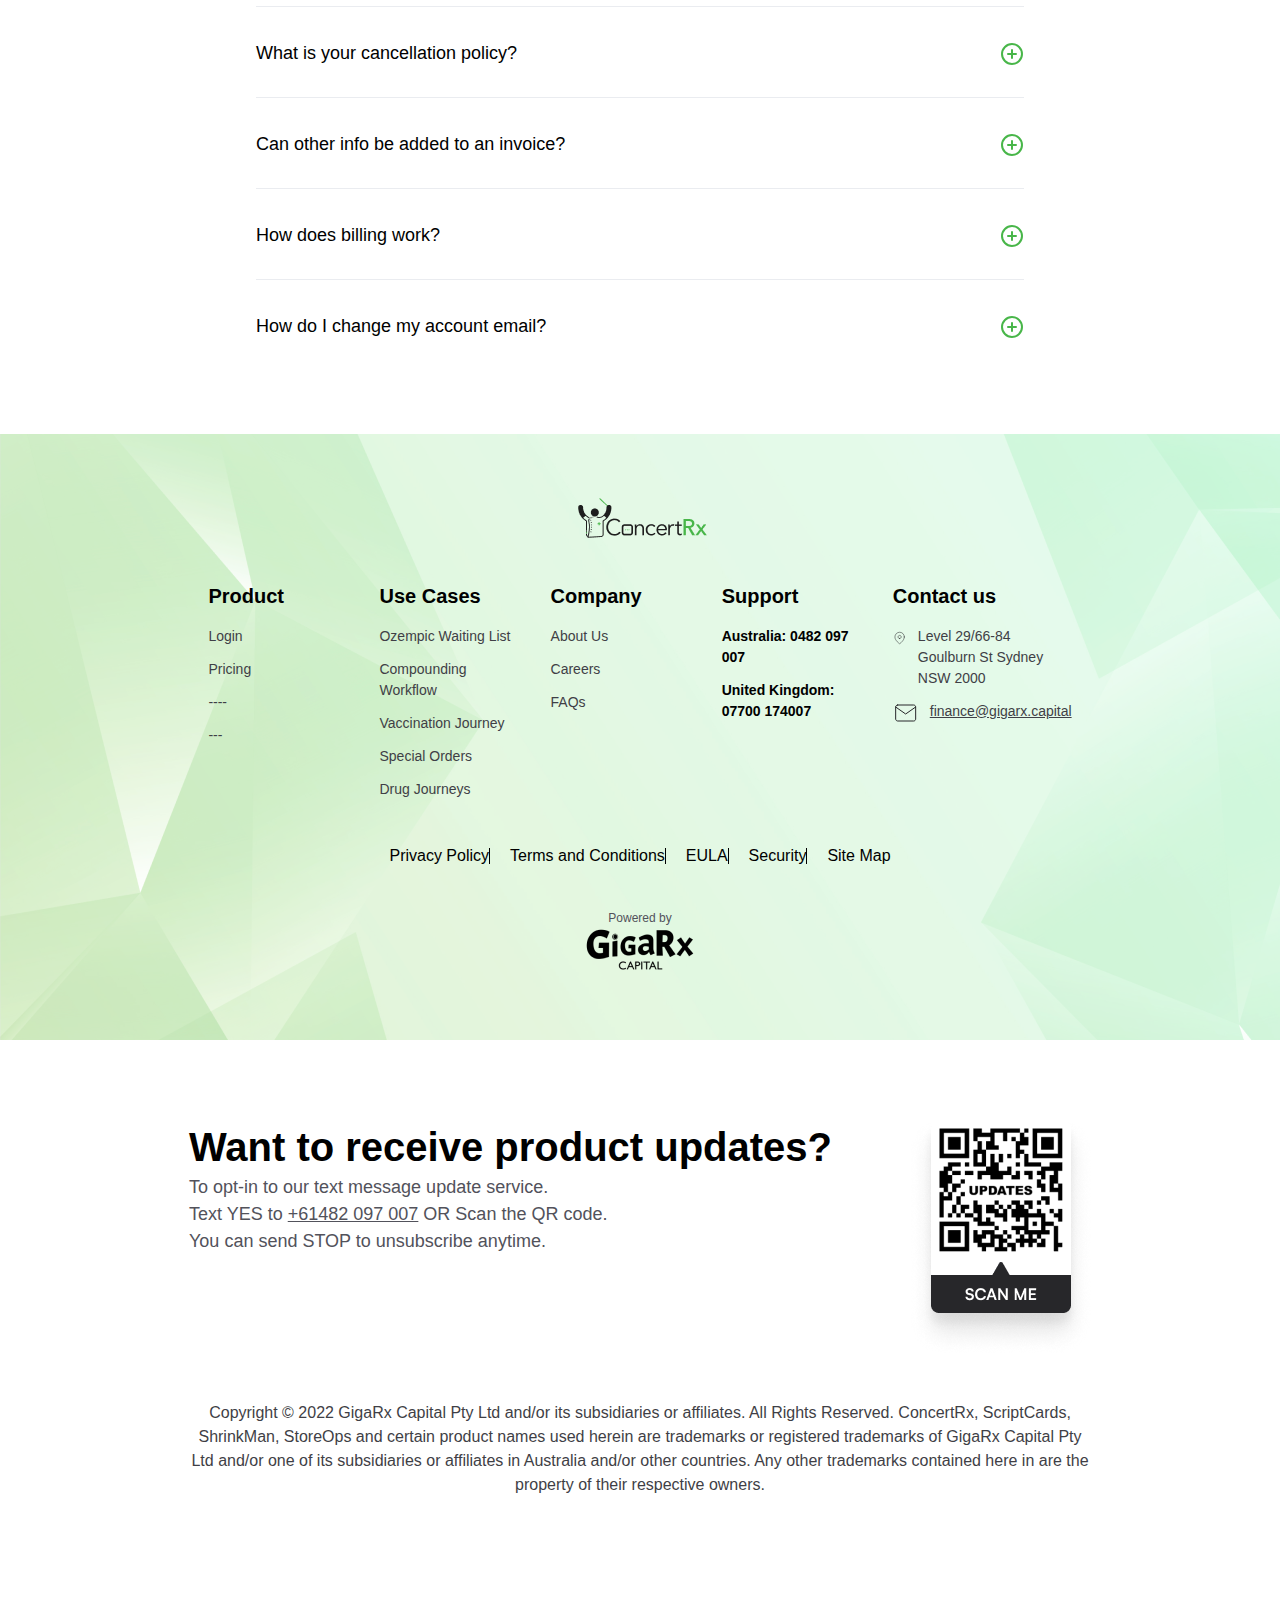
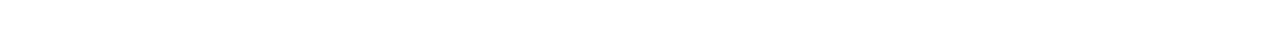
<file: pricing.html>
<!DOCTYPE html>
<html lang="en">
<head>
    <meta charset="UTF-8">
    <meta http-equiv="X-UA-Compatible" content="IE=edge">
    <meta name="viewport" content="width=device-width, initial-scale=1.0">
    <title>ConcertRx Pricing-Page</title>
    <link rel="stylesheet" href="pricing.css">
    <style>
        @import url('https://fonts.cdnfonts.com/css/satoshi');
    </style>
</head>
<body>
    <div class="pricing-page">
        <header>
            <div class="nav">
                <img src="img/Group (1).png" alt="">
                <div class="nav-lists">
                    <p class="lists-p"> <a id="h1" href="index.html">Product</a> </p>
                    <p class="lists-p"> <a id="h1" href="our-story.html"> Our Story</a></p>
                    <p class="lists-pricing"> <a id="h1-pricing" href="pricing.html"> Pricing</a></p>
                </div>
                <div class="log-in-get-started">
                    <p class="log-in">Login</p>
                    <p class="get-started">Get Started</p>
                </div>
                <svg id="ham-burger" width="32" height="32" viewBox="0 0 32 32" fill="none" xmlns="http://www.w3.org/2000/svg">
                    <path d="M5 10H27M5 16H27M5 22H27" stroke="black" stroke-miterlimit="10" stroke-linecap="round"/>
                    </svg>
            </div>
            <div class="header-heading-info">
                <h1 class="header-heading">Plans & Pricing</h1>
                <p class="header-info">We're working on a suit of tools to make managing complex systems easier, for everyone. We can't wait to hear what you think</p>
            </div>
        </header>
        <div class="all-cards">
            <div class="cards">
                <div class="card-1"><!--card-1-->
                    <div class="card-main">
                        <div class="card-heading-info">
                            <h1 class="card-heading">Standard</h1>
                            <p class="card-info">Hit the Ground Running</p>
                        </div>
                        <p class="card-price">$29.95<span class="month">/ month</span></p>
                        <div class="card-details">
                            <div class="details-svg-info">
                                <svg width="16" height="16" viewBox="0 0 16 16" fill="none" xmlns="http://www.w3.org/2000/svg">
                                    <g clip-path="url(#clip0_259_4789)">
                                    <path d="M6.00024 10.7999L3.66691 8.46655C3.40691 8.20655 2.99357 8.20655 2.73357 8.46655C2.47357 8.72655 2.47357 9.13988 2.73357 9.39988L5.52691 12.1932C5.78691 12.4532 6.20691 12.4532 6.46691 12.1932L13.5336 5.13322C13.7936 4.87322 13.7936 4.45988 13.5336 4.19988C13.2736 3.93988 12.8602 3.93988 12.6002 4.19988L6.00024 10.7999Z" fill="#27272A"/>
                                    </g>
                                    <defs>
                                    <clipPath id="clip0_259_4789">
                                    <rect width="16" height="16" fill="white"/>
                                    </clipPath>
                                    </defs>
                                </svg>
                                <p class="details-info">Unlimited boards</p>       
                            </div>
                            <div class="details-svg-info">
                                <svg width="16" height="16" viewBox="0 0 16 16" fill="none" xmlns="http://www.w3.org/2000/svg">
                                    <g clip-path="url(#clip0_259_4789)">
                                    <path d="M6.00024 10.7999L3.66691 8.46655C3.40691 8.20655 2.99357 8.20655 2.73357 8.46655C2.47357 8.72655 2.47357 9.13988 2.73357 9.39988L5.52691 12.1932C5.78691 12.4532 6.20691 12.4532 6.46691 12.1932L13.5336 5.13322C13.7936 4.87322 13.7936 4.45988 13.5336 4.19988C13.2736 3.93988 12.8602 3.93988 12.6002 4.19988L6.00024 10.7999Z" fill="#27272A"/>
                                    </g>
                                    <defs>
                                    <clipPath id="clip0_259_4789">
                                    <rect width="16" height="16" fill="white"/>
                                    </clipPath>
                                    </defs>
                                </svg>
                                <p class="details-info">Free SENDER ID</p>       
                            </div>
                            <div class="details-svg-info">
                                <svg width="16" height="16" viewBox="0 0 16 16" fill="none" xmlns="http://www.w3.org/2000/svg">
                                    <g clip-path="url(#clip0_259_4789)">
                                    <path d="M6.00024 10.7999L3.66691 8.46655C3.40691 8.20655 2.99357 8.20655 2.73357 8.46655C2.47357 8.72655 2.47357 9.13988 2.73357 9.39988L5.52691 12.1932C5.78691 12.4532 6.20691 12.4532 6.46691 12.1932L13.5336 5.13322C13.7936 4.87322 13.7936 4.45988 13.5336 4.19988C13.2736 3.93988 12.8602 3.93988 12.6002 4.19988L6.00024 10.7999Z" fill="#27272A"/>
                                    </g>
                                    <defs>
                                    <clipPath id="clip0_259_4789">
                                    <rect width="16" height="16" fill="white"/>
                                    </clipPath>
                                    </defs>
                                </svg>
                                <p class="details-info">IP address login</p>       
                            </div>
                            <div class="details-svg-info">
                                <svg width="16" height="16" viewBox="0 0 16 16" fill="none" xmlns="http://www.w3.org/2000/svg">
                                    <g clip-path="url(#clip0_259_4789)">
                                    <path d="M6.00024 10.7999L3.66691 8.46655C3.40691 8.20655 2.99357 8.20655 2.73357 8.46655C2.47357 8.72655 2.47357 9.13988 2.73357 9.39988L5.52691 12.1932C5.78691 12.4532 6.20691 12.4532 6.46691 12.1932L13.5336 5.13322C13.7936 4.87322 13.7936 4.45988 13.5336 4.19988C13.2736 3.93988 12.8602 3.93988 12.6002 4.19988L6.00024 10.7999Z" fill="#27272A"/>
                                    </g>
                                    <defs>
                                    <clipPath id="clip0_259_4789">
                                    <rect width="16" height="16" fill="white"/>
                                    </clipPath>
                                    </defs>
                                </svg>
                                <p class="details-info">Buy SMS credits for $0.1 / credit</p>       
                            </div>
                            <div class="details-svg-info">
                                <svg width="16" height="16" viewBox="0 0 16 16" fill="none" xmlns="http://www.w3.org/2000/svg">
                                    <g clip-path="url(#clip0_259_4789)">
                                    <path d="M6.00024 10.7999L3.66691 8.46655C3.40691 8.20655 2.99357 8.20655 2.73357 8.46655C2.47357 8.72655 2.47357 9.13988 2.73357 9.39988L5.52691 12.1932C5.78691 12.4532 6.20691 12.4532 6.46691 12.1932L13.5336 5.13322C13.7936 4.87322 13.7936 4.45988 13.5336 4.19988C13.2736 3.93988 12.8602 3.93988 12.6002 4.19988L6.00024 10.7999Z" fill="#27272A"/>
                                    </g>
                                    <defs>
                                    <clipPath id="clip0_259_4789">
                                    <rect width="16" height="16" fill="white"/>
                                    </clipPath>
                                    </defs>
                                </svg>
                                <p class="details-info">GST included in pricing</p>       
                            </div>
                            <div class="details-svg-info">
                                <svg width="16" height="16" viewBox="0 0 16 16" fill="none" xmlns="http://www.w3.org/2000/svg">
                                    <g clip-path="url(#clip0_259_4789)">
                                    <path d="M6.00024 10.7999L3.66691 8.46655C3.40691 8.20655 2.99357 8.20655 2.73357 8.46655C2.47357 8.72655 2.47357 9.13988 2.73357 9.39988L5.52691 12.1932C5.78691 12.4532 6.20691 12.4532 6.46691 12.1932L13.5336 5.13322C13.7936 4.87322 13.7936 4.45988 13.5336 4.19988C13.2736 3.93988 12.8602 3.93988 12.6002 4.19988L6.00024 10.7999Z" fill="#27272A"/>
                                    </g>
                                    <defs>
                                    <clipPath id="clip0_259_4789">
                                    <rect width="16" height="16" fill="white"/>
                                    </clipPath>
                                    </defs>
                                </svg>
                                <p class="details-info">Credits do not expire</p>       
                            </div>
                        </div>
                    </div>
                    <button class="card-button">Get Started</button>
                </div>
                <div class="card-1"><!--card-2-->
                    <div class="card-main">
                        <div class="card-heading-info">
                            <h1 class="card-heading">Pro</h1>
                            <p class="card-info">Power up your business</p>
                        </div>
                        <p class="card-price">$39.95<span class="month">/ month</span></p>
                        <div class="card-details">
                            <div class="details-svg-info">
                                <svg width="16" height="16" viewBox="0 0 16 16" fill="none" xmlns="http://www.w3.org/2000/svg">
                                    <g clip-path="url(#clip0_259_4789)">
                                    <path d="M6.00024 10.7999L3.66691 8.46655C3.40691 8.20655 2.99357 8.20655 2.73357 8.46655C2.47357 8.72655 2.47357 9.13988 2.73357 9.39988L5.52691 12.1932C5.78691 12.4532 6.20691 12.4532 6.46691 12.1932L13.5336 5.13322C13.7936 4.87322 13.7936 4.45988 13.5336 4.19988C13.2736 3.93988 12.8602 3.93988 12.6002 4.19988L6.00024 10.7999Z" fill="#27272A"/>
                                    </g>
                                    <defs>
                                    <clipPath id="clip0_259_4789">
                                    <rect width="16" height="16" fill="white"/>
                                    </clipPath>
                                    </defs>
                                </svg>
                                <p class="details-info">Everything in Standard</p>       
                            </div>
                            <div class="details-svg-info">
                                <svg width="16" height="16" viewBox="0 0 16 16" fill="none" xmlns="http://www.w3.org/2000/svg">
                                    <g clip-path="url(#clip0_259_4789)">
                                    <path d="M6.00024 10.7999L3.66691 8.46655C3.40691 8.20655 2.99357 8.20655 2.73357 8.46655C2.47357 8.72655 2.47357 9.13988 2.73357 9.39988L5.52691 12.1932C5.78691 12.4532 6.20691 12.4532 6.46691 12.1932L13.5336 5.13322C13.7936 4.87322 13.7936 4.45988 13.5336 4.19988C13.2736 3.93988 12.8602 3.93988 12.6002 4.19988L6.00024 10.7999Z" fill="#27272A"/>
                                    </g>
                                    <defs>
                                    <clipPath id="clip0_259_4789">
                                    <rect width="16" height="16" fill="white"/>
                                    </clipPath>
                                    </defs>
                                </svg>
                                <p class="details-info">Two way messaging</p>       
                            </div>
                            <div class="details-svg-info">
                                <svg width="16" height="16" viewBox="0 0 16 16" fill="none" xmlns="http://www.w3.org/2000/svg">
                                    <g clip-path="url(#clip0_259_4789)">
                                    <path d="M6.00024 10.7999L3.66691 8.46655C3.40691 8.20655 2.99357 8.20655 2.73357 8.46655C2.47357 8.72655 2.47357 9.13988 2.73357 9.39988L5.52691 12.1932C5.78691 12.4532 6.20691 12.4532 6.46691 12.1932L13.5336 5.13322C13.7936 4.87322 13.7936 4.45988 13.5336 4.19988C13.2736 3.93988 12.8602 3.93988 12.6002 4.19988L6.00024 10.7999Z" fill="#27272A"/>
                                    </g>
                                    <defs>
                                    <clipPath id="clip0_259_4789">
                                    <rect width="16" height="16" fill="white"/>
                                    </clipPath>
                                    </defs>
                                </svg>
                                <p class="details-info">One chatbot</p>       
                            </div>
                        </div>
                    </div>
                    <button class="card-button-two">Coming Soon</button>
                </div>
                <div class="card-1"><!--card-3-->
                    <div class="card-main">
                        <div class="card-heading-info">
                            <h1 class="card-heading">Pro Plus</h1>
                            <p class="card-info">Customized just for you</p>
                        </div>
                        <p class="card-price">$89.95<span class="month">/ month</span></p>
                        <div class="card-details">
                            <div class="details-svg-info">
                                <svg width="16" height="16" viewBox="0 0 16 16" fill="none" xmlns="http://www.w3.org/2000/svg">
                                    <g clip-path="url(#clip0_259_4789)">
                                    <path d="M6.00024 10.7999L3.66691 8.46655C3.40691 8.20655 2.99357 8.20655 2.73357 8.46655C2.47357 8.72655 2.47357 9.13988 2.73357 9.39988L5.52691 12.1932C5.78691 12.4532 6.20691 12.4532 6.46691 12.1932L13.5336 5.13322C13.7936 4.87322 13.7936 4.45988 13.5336 4.19988C13.2736 3.93988 12.8602 3.93988 12.6002 4.19988L6.00024 10.7999Z" fill="#27272A"/>
                                    </g>
                                    <defs>
                                    <clipPath id="clip0_259_4789">
                                    <rect width="16" height="16" fill="white"/>
                                    </clipPath>
                                    </defs>
                                </svg>
                                <p class="details-info">UEverything in Pro</p>       
                            </div>
                            <div class="details-svg-info">
                                <svg width="16" height="16" viewBox="0 0 16 16" fill="none" xmlns="http://www.w3.org/2000/svg">
                                    <g clip-path="url(#clip0_259_4789)">
                                    <path d="M6.00024 10.7999L3.66691 8.46655C3.40691 8.20655 2.99357 8.20655 2.73357 8.46655C2.47357 8.72655 2.47357 9.13988 2.73357 9.39988L5.52691 12.1932C5.78691 12.4532 6.20691 12.4532 6.46691 12.1932L13.5336 5.13322C13.7936 4.87322 13.7936 4.45988 13.5336 4.19988C13.2736 3.93988 12.8602 3.93988 12.6002 4.19988L6.00024 10.7999Z" fill="#27272A"/>
                                    </g>
                                    <defs>
                                    <clipPath id="clip0_259_4789">
                                    <rect width="16" height="16" fill="white"/>
                                    </clipPath>
                                    </defs>
                                </svg>
                                <p class="details-info">Print address labels locally</p>       
                            </div>
                            <div class="details-svg-info">
                                <svg width="16" height="16" viewBox="0 0 16 16" fill="none" xmlns="http://www.w3.org/2000/svg">
                                    <g clip-path="url(#clip0_259_4789)">
                                    <path d="M6.00024 10.7999L3.66691 8.46655C3.40691 8.20655 2.99357 8.20655 2.73357 8.46655C2.47357 8.72655 2.47357 9.13988 2.73357 9.39988L5.52691 12.1932C5.78691 12.4532 6.20691 12.4532 6.46691 12.1932L13.5336 5.13322C13.7936 4.87322 13.7936 4.45988 13.5336 4.19988C13.2736 3.93988 12.8602 3.93988 12.6002 4.19988L6.00024 10.7999Z" fill="#27272A"/>
                                    </g>
                                    <defs>
                                    <clipPath id="clip0_259_4789">
                                    <rect width="16" height="16" fill="white"/>
                                    </clipPath>
                                    </defs>
                                </svg>
                                <p class="details-info">Integration with Australia Post</p>       
                            </div>
                        </div>
                    </div>
                    <button class="card-button-two">Coming Soon</button>
                </div>
            </div>
        </div>
        <div class="note">
            <h1 class="note-heading">Note:</h1>
            <div class="note-details">
                <p class="details">1.Pricing is subject to change.</p>
                <p class="details">2.Transactions are processed in Australian Dollars (AUD).</p>
                <p class="details">3.We use Stripe to process your payment. It's the same payment provider used by products such as Twitter, Pinterest, and Lyft. We do not handle your credit card information directly.</p>
            </div>
        </div>
        <div class="ask-questions-user-info">
            <div class="ask-questions">
                <h1 class="ask-questions-heading">Frequently asked questions</h1>
                <p class="ask-questions-info">Everything you need to know about the product and billing.</p>
            </div>
            <div class="user-info">
                <div class="info-question-svg-content">
                    <div class="question-content">
                        <p class="info-question">Is there a free trial available?</p>
                        <p class="info-content">Yes, you can try us for free for 30 days. If you want, we'll provide you with a free, personalized 30-minute onboarding call to get you up and running as soon as possible.</p>
                    </div>
                    <svg width="38" height="40" viewBox="0 0 24 26" fill="none" xmlns="http://www.w3.org/2000/svg">
                        <path d="M8 14H16M22 14C22 19.5228 17.5228 24 12 24C6.47715 24 2 19.5228 2 14C2 8.47715 6.47715 4 12 4C17.5228 4 22 8.47715 22 14Z" stroke="#48B649" stroke-width="2" stroke-linecap="round" stroke-linejoin="round"/>
                    </svg>
                </div>
                <div class="info-question-svg">
                    <p class="info-question">Can I change my plan later?</p>
                    <svg width="24" height="26" viewBox="0 0 24 26" fill="none" xmlns="http://www.w3.org/2000/svg">
                        <path d="M12 10V18M8 14H16M22 14C22 19.5228 17.5228 24 12 24C6.47715 24 2 19.5228 2 14C2 8.47715 6.47715 4 12 4C17.5228 4 22 8.47715 22 14Z" stroke="#48B649" stroke-width="2" stroke-linecap="round" stroke-linejoin="round"/>
                    </svg>
                </div>
                <div class="info-question-svg">
                    <p class="info-question">What is your cancellation policy?</p>
                    <svg width="24" height="26" viewBox="0 0 24 26" fill="none" xmlns="http://www.w3.org/2000/svg">
                        <path d="M12 10V18M8 14H16M22 14C22 19.5228 17.5228 24 12 24C6.47715 24 2 19.5228 2 14C2 8.47715 6.47715 4 12 4C17.5228 4 22 8.47715 22 14Z" stroke="#48B649" stroke-width="2" stroke-linecap="round" stroke-linejoin="round"/>
                    </svg>
                </div>
                <div class="info-question-svg">
                    <p class="info-question">Can other info be added to an invoice?</p>
                    <svg width="24" height="26" viewBox="0 0 24 26" fill="none" xmlns="http://www.w3.org/2000/svg">
                        <path d="M12 10V18M8 14H16M22 14C22 19.5228 17.5228 24 12 24C6.47715 24 2 19.5228 2 14C2 8.47715 6.47715 4 12 4C17.5228 4 22 8.47715 22 14Z" stroke="#48B649" stroke-width="2" stroke-linecap="round" stroke-linejoin="round"/>
                    </svg>
                </div>
                <div class="info-question-svg">
                    <p class="info-question">How does billing work?</p>
                    <svg width="24" height="26" viewBox="0 0 24 26" fill="none" xmlns="http://www.w3.org/2000/svg">
                        <path d="M12 10V18M8 14H16M22 14C22 19.5228 17.5228 24 12 24C6.47715 24 2 19.5228 2 14C2 8.47715 6.47715 4 12 4C17.5228 4 22 8.47715 22 14Z" stroke="#48B649" stroke-width="2" stroke-linecap="round" stroke-linejoin="round"/>
                    </svg>
                </div>
                <div class="info-question-svg-last">
                    <p class="info-question">How do I change my account email?</p>
                    <svg width="24" height="26" viewBox="0 0 24 26" fill="none" xmlns="http://www.w3.org/2000/svg">
                        <path d="M12 10V18M8 14H16M22 14C22 19.5228 17.5228 24 12 24C6.47715 24 2 19.5228 2 14C2 8.47715 6.47715 4 12 4C17.5228 4 22 8.47715 22 14Z" stroke="#48B649" stroke-width="2" stroke-linecap="round" stroke-linejoin="round"/>
                    </svg>
                </div>
            </div>
        </div>
        <footer>
            <div class="footer-main">
                <img id="footer-img" src="img/Group.png" alt="">
                <div class="all-footer-cards">
                    <div class="card-footer-1"><!--card-1-->
                        <h1 class="card-1-heading">Product</h1>
                        <div class="card-1-details">
                            <p class="details-p">Login</p>
                            <p class="details-p">Pricing</p>
                            <p class="details-p">----</p>
                            <p class="details-p">---</p>
                        </div>
                    </div>
                    <div class="card-footer-1"><!--card-2-->
                        <h1 class="card-1-heading">Use Cases</h1>
                        <div class="card-1-details">
                            <p class="details-p">Ozempic Waiting List</p>
                            <p class="details-p">Compounding Workflow</p>
                            <p class="details-p">Vaccination Journey </p>
                            <p class="details-p">Special Orders</p>
                            <p class="details-p">Drug Journeys</p>
                        </div>
                    </div>
                    <div class="card-footer-1"><!--card-3-->
                        <h1 class="card-1-heading">Company</h1>
                        <div class="card-1-details">
                            <p class="details-p">About Us</p>
                            <p class="details-p">Careers</p>
                            <p class="details-p">FAQs</p>
                        </div>
                    </div>
                    <div class="card-footer-1"><!--card-4-->
                        <h1 class="card-1-heading">Support</h1>
                        <div class="card-1-details">
                            <p class="details-p-number">Australia: 0482 097 007</p>
                            <p class="details-p-number">United Kingdom: 07700 174007</p>
                        </div>
                    </div>
                    <div class="card-footer-1"><!--card-5-->
                        <h1 class="card-1-heading">Contact us</h1>
                        <div class="card-1-details">
                            <div class="details-svg">
                                <svg width="25" height="24" viewBox="0 0 25 24" fill="none" xmlns="http://www.w3.org/2000/svg">
                                    <path d="M21.6665 10C21.6665 17 12.6665 23 12.6665 23C12.6665 23 3.6665 17 3.6665 10C3.6665 7.61305 4.61472 5.32387 6.30254 3.63604C7.99037 1.94821 10.2796 1 12.6665 1C15.0535 1 17.3426 1.94821 19.0305 3.63604C20.7183 5.32387 21.6665 7.61305 21.6665 10Z" stroke="#27272A" stroke-linecap="round" stroke-linejoin="round"/>
                                    <path d="M12.6665 13C14.3234 13 15.6665 11.6569 15.6665 10C15.6665 8.34315 14.3234 7 12.6665 7C11.0096 7 9.6665 8.34315 9.6665 10C9.6665 11.6569 11.0096 13 12.6665 13Z" stroke="#27272A" stroke-linecap="round" stroke-linejoin="round"/>
                                </svg>
                                <p class="details-p">Level 29/66-84 Goulburn St 
                                    Sydney NSW 2000</p>
                            </div>
                            <div class="details-svg">
                                <svg width="25" height="24" viewBox="0 0 25 24" fill="none" xmlns="http://www.w3.org/2000/svg">
                                    <path d="M4.6665 4H20.6665C21.7665 4 22.6665 4.9 22.6665 6V18C22.6665 19.1 21.7665 20 20.6665 20H4.6665C3.5665 20 2.6665 19.1 2.6665 18V6C2.6665 4.9 3.5665 4 4.6665 4Z" stroke="#27272A" stroke-linecap="round" stroke-linejoin="round"/>
                                    <path d="M22.6665 6L12.6665 13L2.6665 6" stroke="#27272A" stroke-linecap="round" stroke-linejoin="round"/>
                                </svg>
                                <p class="details-p-mail">finance@gigarx.capital</p>
                            </div>
                        </div>
                    </div>
                </div>
                <div class="footer-main-info">
                    <p class="info-p"> <a id="info-p" href="privacy-policy.html"> Privacy Policy</a></p>
                    <hr>
                    <p class="info-p"> <a id="info-p" href="terms-and-conditions.html"> Terms and Conditions</a></p>
                    <hr>
                    <p class="info-p"> <a id="info-p" href="end-user.html"> EULA</a></p>
                    <hr>
                    <p class="info-p"> <a id="info-p" href="security.html"> Security</a></p>
                    <hr>
                    <p class="info-p-map">Site Map</p>
                </div>
                <div class="main-info-end">
                    <p class="powered-by">Powered by</p>
                    <img src="img/GigaRx-Capital-logo.png" alt="">
                </div>
            </div>
            <div class="footer-info">
                <div class="footer-instructions">
                    <div>
                        <h1 class="instructions-heading">Want to receive product updates? </h1>
                        <p class="instructions-paragraph">To opt-in to our text message update service.</p>
                        <p class="instructions-paragraph"> Text YES to <span class="span-number">+61482 097 007</span> OR Scan the QR code.</p>
                        <p class="instructions-paragraph">You can send STOP to unsubscribe anytime.</p>
                    </div>
                    
                    <img id="info-bar-code" src="img/Frame 813064.png" alt="">
                </div>
                <p class="footer-copyright">Copyright © 2022 GigaRx Capital Pty Ltd and/or its subsidiaries or affiliates. All Rights Reserved. ConcertRx, ScriptCards, ShrinkMan, StoreOps and certain product names used herein are trademarks or registered trademarks of GigaRx Capital Pty Ltd and/or one of its subsidiaries or affiliates in Australia and/or other countries. Any other trademarks contained here in are the property of their respective owners.</p>
            </div>           
        </footer>
    </div>
</body>
</html>
</file>
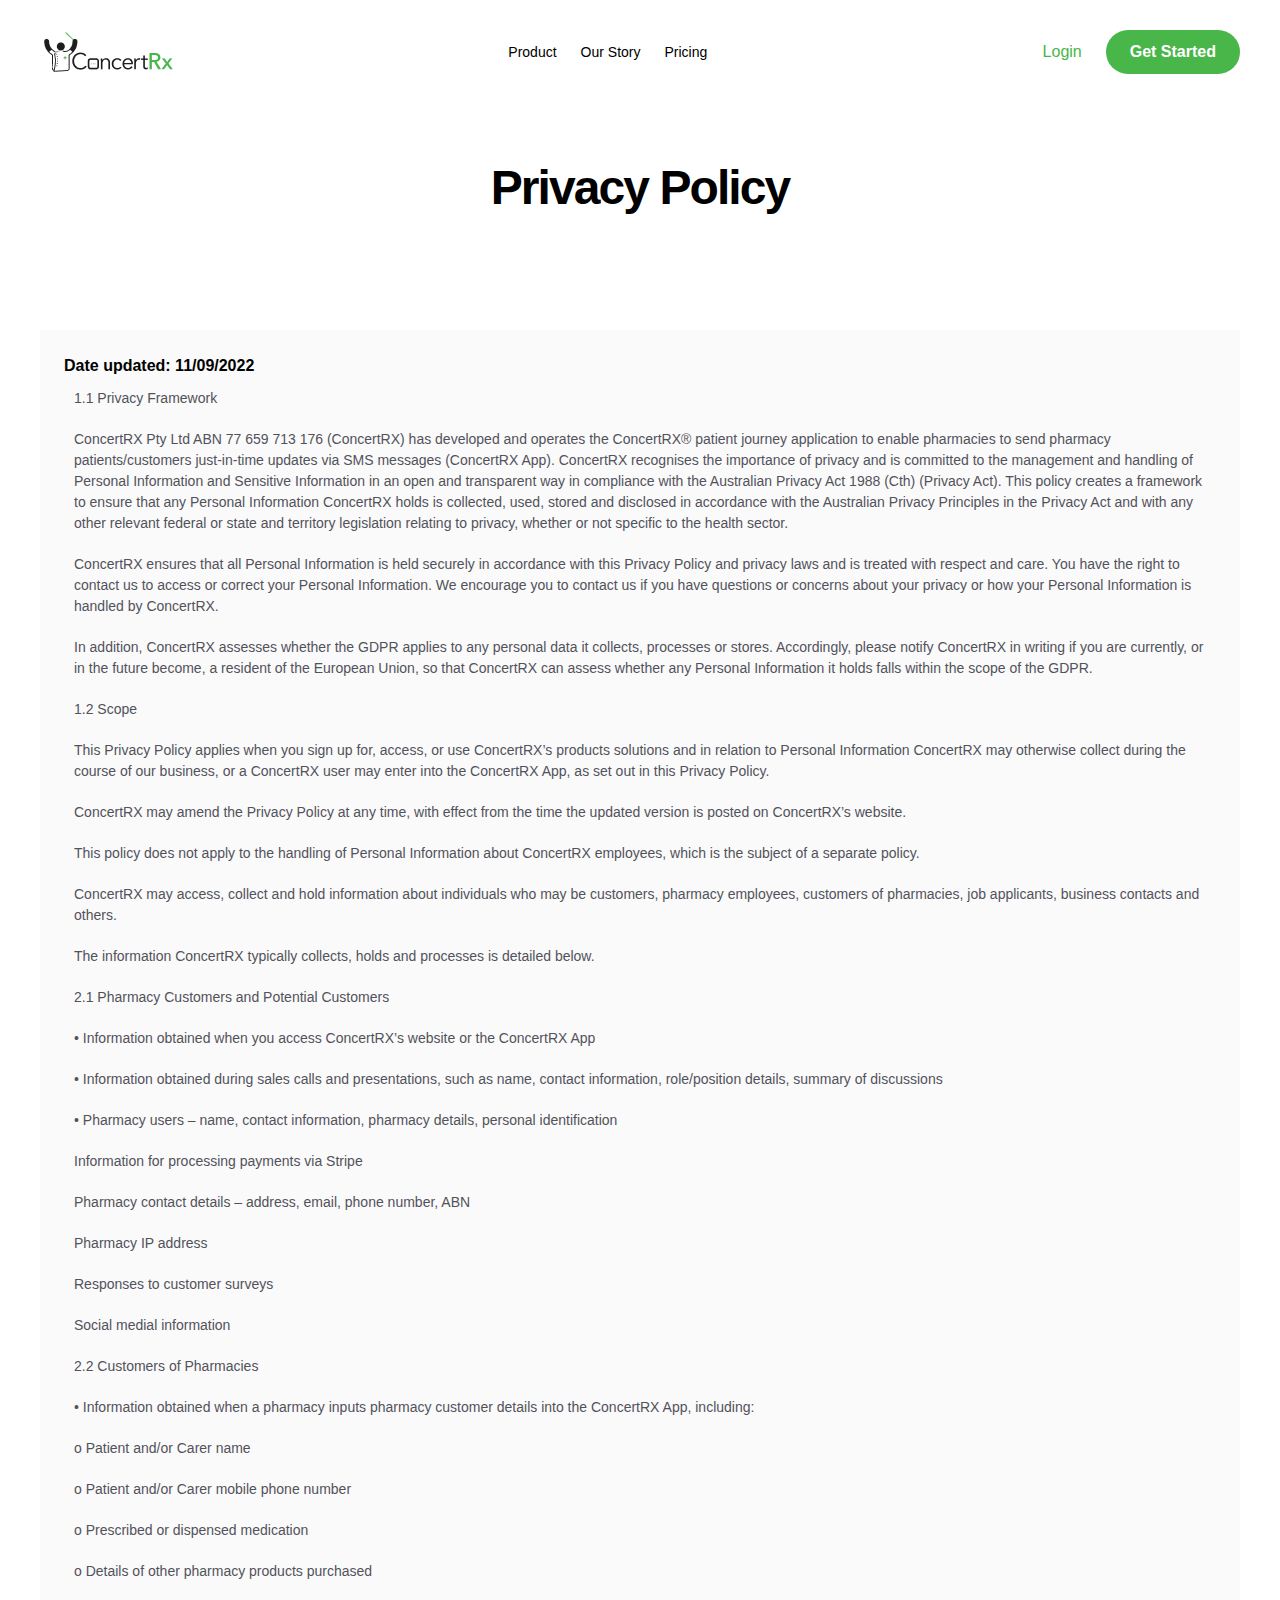
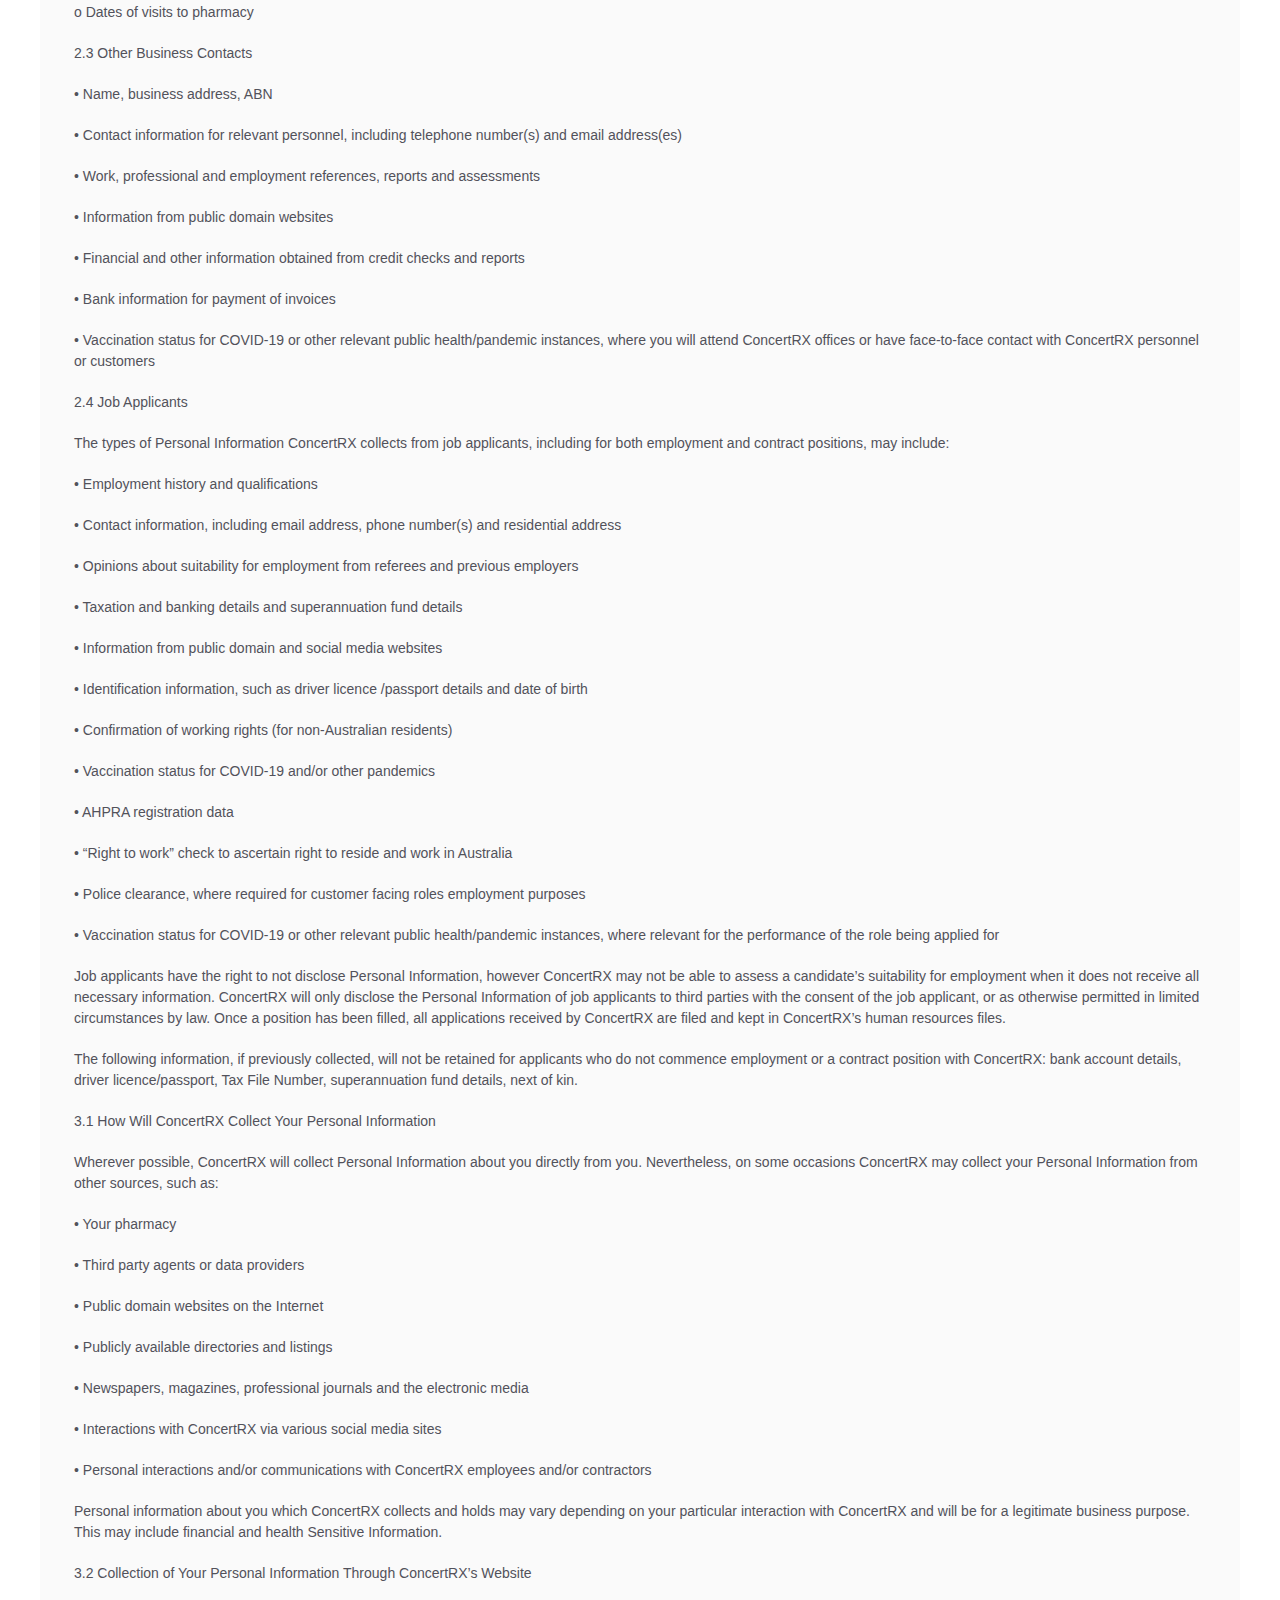
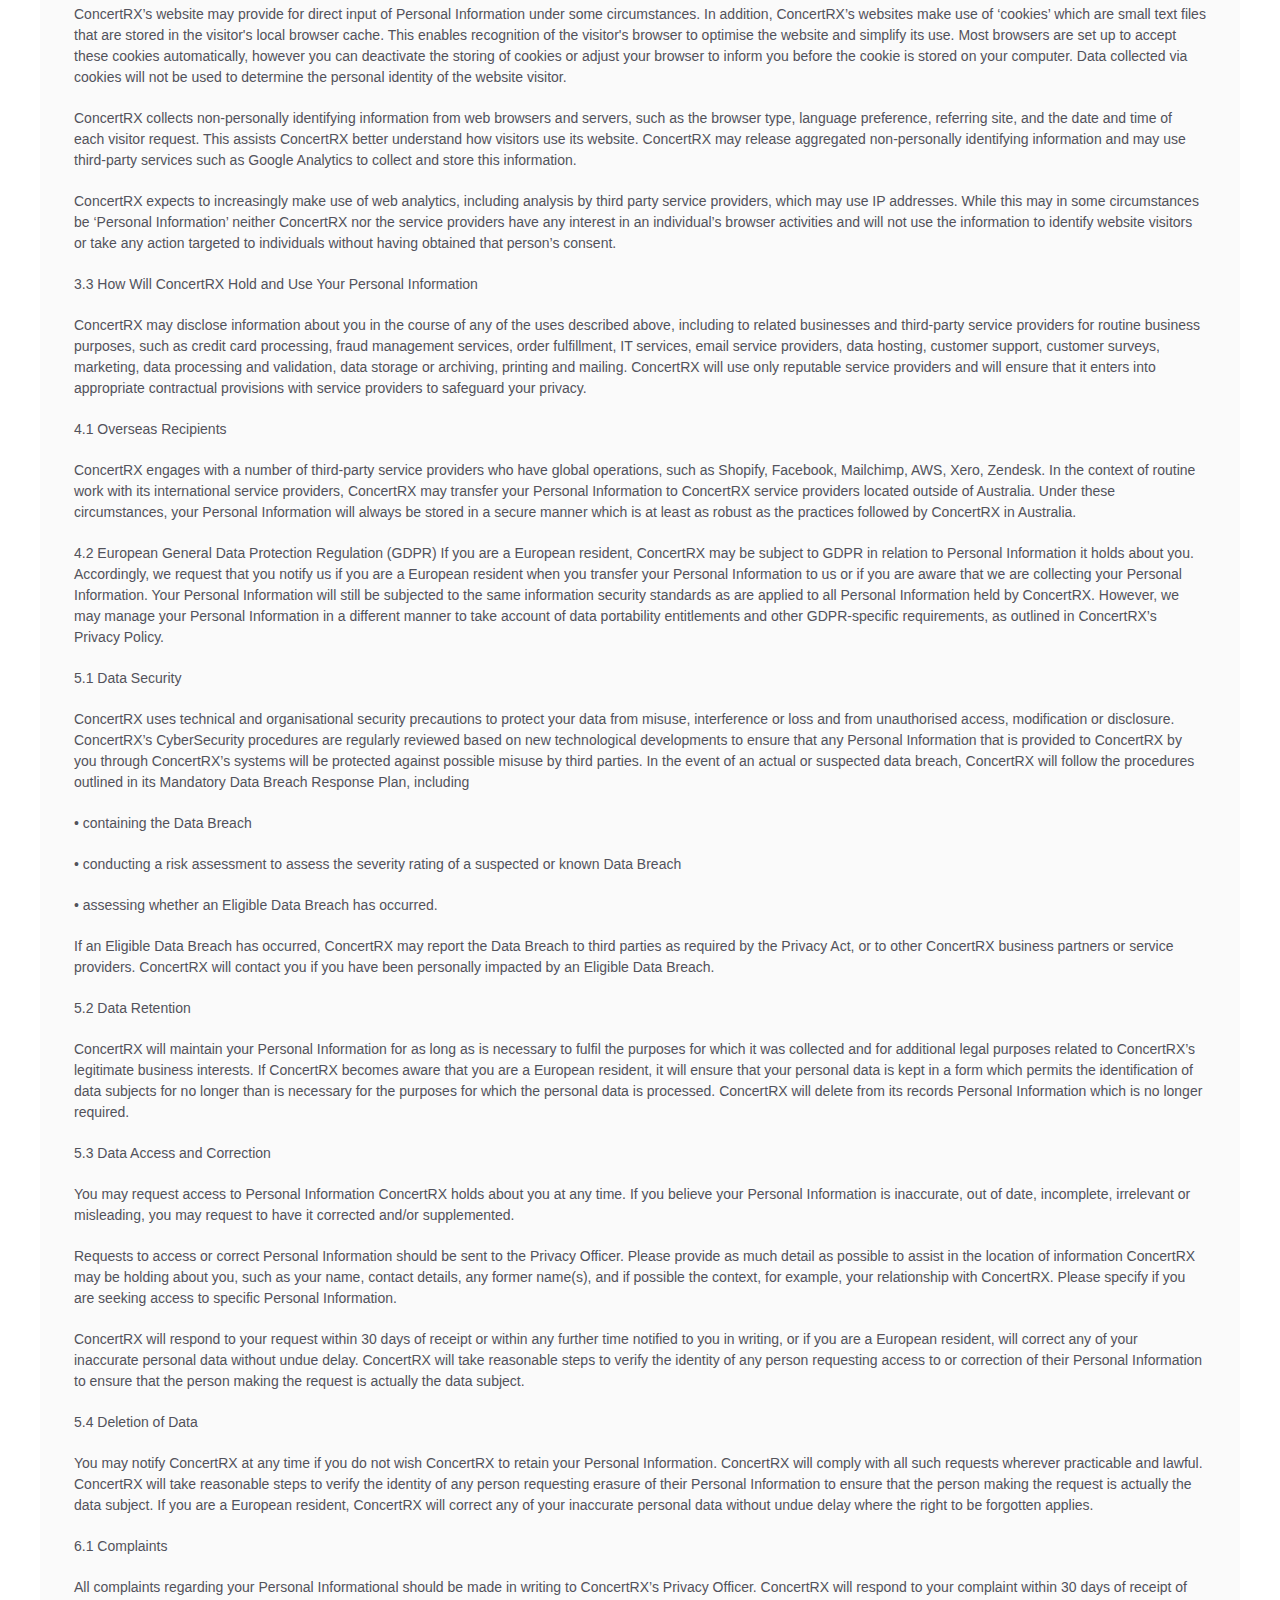
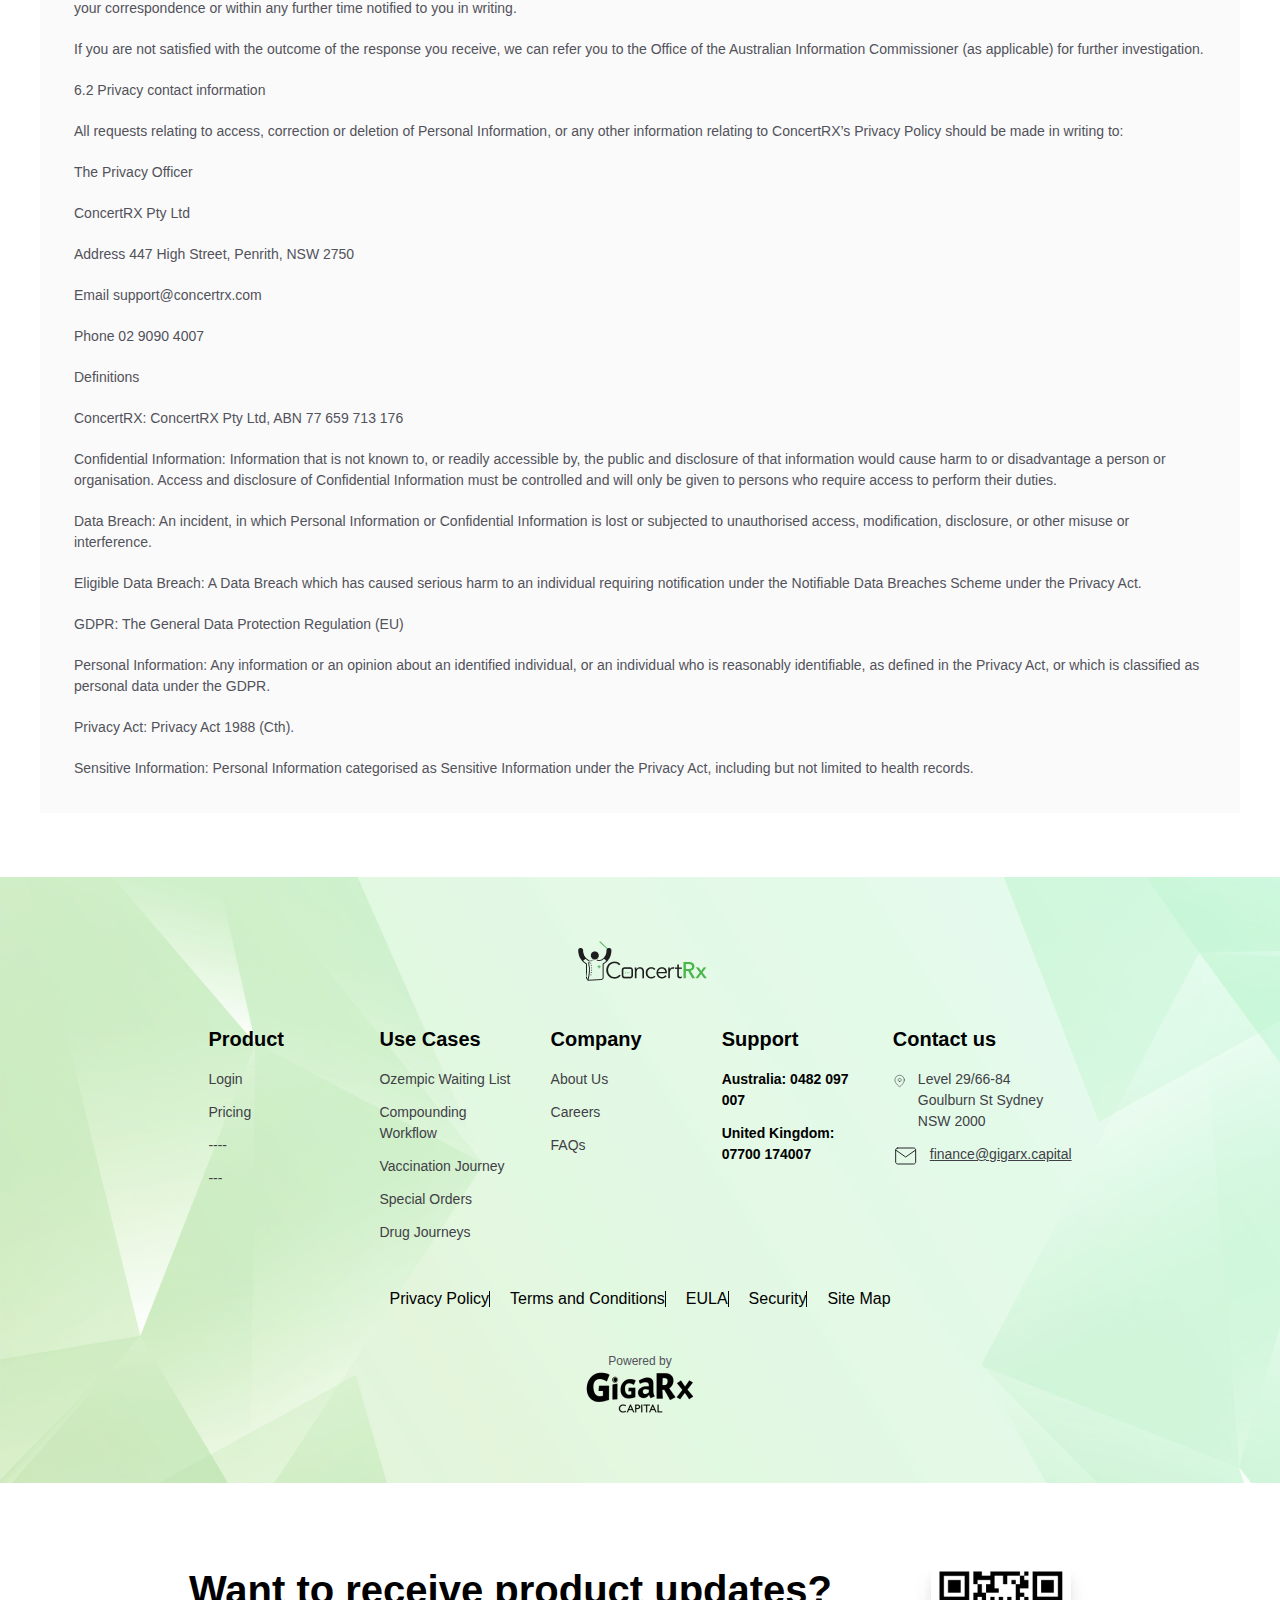
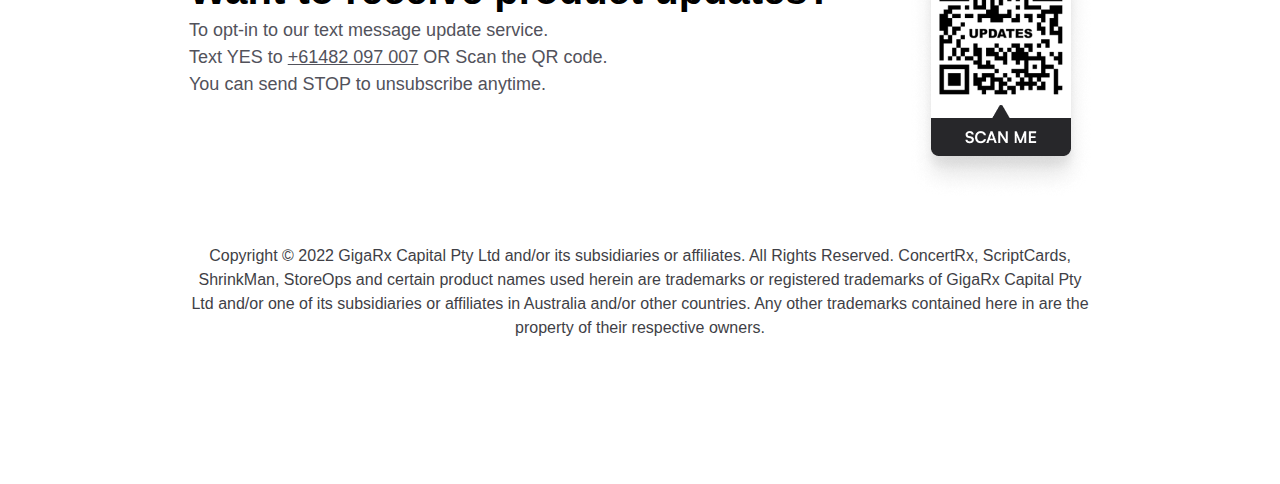
<file: privacy-policy.html>
<!DOCTYPE html>
<html lang="en">
<head>
    <meta charset="UTF-8">
    <meta http-equiv="X-UA-Compatible" content="IE=edge">
    <meta name="viewport" content="width=device-width, initial-scale=1.0">
    <title>ConcertRX Privacy Policy</title>
    <link rel="stylesheet" href="privacy-policy.css">
    <style>
        @import url('https://fonts.cdnfonts.com/css/satoshi');
    </style>
</head>
<body>
    <div class="privacy-policy">
        <header>
            <div class="nav">
                <img src="img/Group.png" alt="">
                <div class="nav-lists">
                    <p class="lists-p"> <a id="h1" href="index.html"> Product</a></p>
                    <p class="lists-p"> <a id="h1" href="our-story.html"> Our Story</a></p>
                    <p class="lists-p"> <a id="h1" href="pricing.html"> Pricing</a></p>
                </div>
                <div class="log-in-get-started">
                    <p class="log-in">Login</p>
                    <p class="get-started">Get Started</p>
                </div>
                <svg id="ham-burger" width="32" height="32" viewBox="0 0 32 32" fill="none" xmlns="http://www.w3.org/2000/svg">
                    <path d="M5 10H27M5 16H27M5 22H27" stroke="black" stroke-miterlimit="10" stroke-linecap="round"/>
                    </svg>
            </div>
            <div class="header-heading-info">
                <h1 class="header-heading">Privacy Policy</h1>
            </div>
        </header>
        <div class="main">
            <h1 class="main-heading">Date updated: 11/09/2022</h1>
            <div class="all-paragraphs">
                <p>1.1 Privacy Framework</p>
                <p>ConcertRX Pty Ltd ABN 77 659 713 176 (ConcertRX) has developed and operates the ConcertRX® patient journey application to enable pharmacies to send pharmacy patients/customers just-in-time updates via SMS messages (ConcertRX App). ConcertRX recognises the importance of privacy and is committed to the management and handling of Personal Information and Sensitive Information in an open and transparent way in compliance with the Australian Privacy Act 1988 (Cth) (Privacy Act). This policy creates a framework to ensure that any Personal Information ConcertRX holds is collected, used, stored and disclosed in accordance with the Australian Privacy Principles in the Privacy Act and with any other relevant federal or state and territory legislation relating to privacy, whether or not specific to the health sector.</p>
                <p>ConcertRX ensures that all Personal Information is held securely in accordance with this Privacy Policy and privacy laws and is treated with respect and care. You have the right to contact us to access or correct your Personal Information. We encourage you to contact us if you have questions or concerns about your privacy or how your Personal Information is handled by ConcertRX.</p>
                <p>In addition, ConcertRX assesses whether the GDPR applies to any personal data it collects, processes or stores. Accordingly, please notify ConcertRX in writing if you are currently, or in the future become, a resident of the European Union, so that ConcertRX can assess whether any Personal Information it holds falls within the scope of the GDPR.</p>
                <p>1.2 Scope</p>
                <p>This Privacy Policy applies when you sign up for, access, or use ConcertRX’s products solutions and in relation to Personal Information ConcertRX may otherwise collect during the course of our business, or a ConcertRX user may enter into the ConcertRX App, as set out in this Privacy Policy.</p>
                <p>ConcertRX may amend the Privacy Policy at any time, with effect from the time the updated version is posted on ConcertRX’s website.</p>
                <p>This policy does not apply to the handling of Personal Information about ConcertRX employees, which is the subject of a separate policy.</p>
                <p>ConcertRX may access, collect and hold information about individuals who may be customers, pharmacy employees, customers of pharmacies, job applicants, business contacts and others.</p>
                <p>The information ConcertRX typically collects, holds and processes is detailed below.</p>
                <p>2.1 Pharmacy Customers and Potential Customers</p>
                <p>• Information obtained when you access ConcertRX’s website or the ConcertRX App</p>
                <p>• Information obtained during sales calls and presentations, such as name, contact information, role/position details, summary of discussions</p>
                <p>• Pharmacy users – name, contact information, pharmacy details, personal identification</p>
                <p>Information for processing payments via Stripe </p>
                <p> Pharmacy contact details – address, email, phone number, ABN</p>
                <p>Pharmacy IP address</p>
                <p>Responses to customer surveys</p>
                <p>Social medial information</p>
                <p>2.2 Customers of Pharmacies</p>
                <p>• Information obtained when a pharmacy inputs pharmacy customer details into the ConcertRX App, including:</p>
                <p>o Patient and/or Carer name</p>
                <p>o Patient and/or Carer mobile phone number</p>
                <p> o Prescribed or dispensed medication</p>
                <p>o Details of other pharmacy products purchased</p>
                <p> o Dates of visits to pharmacy</p>
                <p> 2.3 Other Business Contacts </p>
                <p>• Name, business address, ABN</p>
                <p>• Contact information for relevant personnel, including telephone number(s) and email address(es)</p>
                <p>• Work, professional and employment references, reports and assessments</p>
                <p> • Information from public domain websites</p>
                <p> • Financial and other information obtained from credit checks and reports </p>
                <p> • Bank information for payment of invoices</p>
                <p>• Vaccination status for COVID-19 or other relevant public health/pandemic instances, where you will attend ConcertRX offices or have face-to-face contact with ConcertRX personnel or customers</p>
                <p> 2.4 Job Applicants</p>
                <p>The types of Personal Information ConcertRX collects from job applicants, including for both employment and contract positions, may include:</p>
                <p>• Employment history and qualifications</p>
                <p>• Contact information, including email address, phone number(s) and residential address</p>
                <p>• Opinions about suitability for employment from referees and previous employers</p>
                <p> • Taxation and banking details and superannuation fund details</p>
                <p>• Information from public domain and social media websites </p>
                <p>• Identification information, such as driver licence /passport details and date of birth </p>
                <p> • Confirmation of working rights (for non-Australian residents)</p>
                <p>• Vaccination status for COVID-19 and/or other pandemics</p>
                <p>• AHPRA registration data</p>
                <p>• “Right to work” check to ascertain right to reside and work in Australia</p>
                <p>• Police clearance, where required for customer facing roles employment purposes</p>
                <p>• Vaccination status for COVID-19 or other relevant public health/pandemic instances, where relevant for the performance of the role being applied for</p>
                <p>Job applicants have the right to not disclose Personal Information, however ConcertRX may not be able to assess a candidate’s suitability for employment when it does not receive all necessary information. ConcertRX will only disclose the Personal Information of job applicants to third parties with the consent of the job applicant, or as otherwise permitted in limited circumstances by law. Once a position has been filled, all applications received by ConcertRX are filed and kept in ConcertRX’s human resources files.</p>
                <p>The following information, if previously collected, will not be retained for applicants who do not commence employment or a contract position with ConcertRX: bank account details, driver licence/passport, Tax File Number, superannuation fund details, next of kin.</p>
                <p>3.1 How Will ConcertRX Collect Your Personal Information</p>
                <p>Wherever possible, ConcertRX will collect Personal Information about you directly from you. Nevertheless, on some occasions ConcertRX may collect your Personal Information from other sources, such as:</p>
                <p>• Your pharmacy</p>
                <p>• Third party agents or data providers</p>
                <p>• Public domain websites on the Internet</p>
                <p>• Publicly available directories and listings</p>
                <p>• Newspapers, magazines, professional journals and the electronic media </p>
                <p>• Interactions with ConcertRX via various social media sites</p>
                <p>• Personal interactions and/or communications with ConcertRX employees and/or contractors</p>
                <p>Personal information about you which ConcertRX collects and holds may vary depending on your particular interaction with ConcertRX and will be for a legitimate business purpose. This may include financial and health Sensitive Information.</p>
                <p>3.2 Collection of Your Personal Information Through ConcertRX’s Website</p>
                <p> ConcertRX’s website may provide for direct input of Personal Information under some circumstances. In addition, ConcertRX’s websites make use of ‘cookies’ which are small text files that are stored in the visitor's local browser cache. This enables recognition of the visitor's browser to optimise the website and simplify its use. Most browsers are set up to accept these cookies automatically, however you can deactivate the storing of cookies or adjust your browser to inform you before the cookie is stored on your computer. Data collected via cookies will not be used to determine the personal identity of the website visitor.</p>
                <p>ConcertRX collects non-personally identifying information from web browsers and servers, such as the browser type, language preference, referring site, and the date and time of each visitor request. This assists ConcertRX better understand how visitors use its website. ConcertRX may release aggregated non-personally identifying information and may use third-party services such as Google Analytics to collect and store this information.</p>
                <p>ConcertRX expects to increasingly make use of web analytics, including analysis by third party service providers, which may use IP addresses. While this may in some circumstances be ‘Personal Information’ neither ConcertRX nor the service providers have any interest in an individual’s browser activities and will not use the information to identify website visitors or take any action targeted to individuals without having obtained that person’s consent.</p>
                <p>3.3 How Will ConcertRX Hold and Use Your Personal Information</p>
                <p> ConcertRX may disclose information about you in the course of any of the uses described above, including to related businesses and third-party service providers for routine business purposes, such as credit card processing, fraud management services, order fulfillment, IT services, email service providers, data hosting, customer support, customer surveys, marketing, data processing and validation, data storage or archiving, printing and mailing. ConcertRX will use only reputable service providers and will ensure that it enters into appropriate contractual provisions with service providers to safeguard your privacy.</p>
                <p> 4.1 Overseas Recipients</p>
                <p>ConcertRX engages with a number of third-party service providers who have global operations, such as Shopify, Facebook, Mailchimp, AWS, Xero, Zendesk. In the context of routine work with its international service providers, ConcertRX may transfer your Personal Information to ConcertRX service providers located outside of Australia. Under these circumstances, your Personal Information will always be stored in a secure manner which is at least as robust as the practices followed by ConcertRX in Australia.</p>
                <p> 4.2 European General Data Protection Regulation (GDPR) If you are a European resident, ConcertRX may be subject to GDPR in relation to Personal Information it holds about you. Accordingly, we request that you notify us if you are a European resident when you transfer your Personal Information to us or if you are aware that we are collecting your Personal Information. Your Personal Information will still be subjected to the same information security standards as are applied to all Personal Information held by ConcertRX. However, we may manage your Personal Information in a different manner to take account of data portability entitlements and other GDPR-specific requirements, as outlined in ConcertRX’s Privacy Policy.</p>
                <p>5.1 Data Security</p>
                <p>ConcertRX uses technical and organisational security precautions to protect your data from misuse, interference or loss and from unauthorised access, modification or disclosure. ConcertRX’s CyberSecurity procedures are regularly reviewed based on new technological developments to ensure that any Personal Information that is provided to ConcertRX by you through ConcertRX’s systems will be protected against possible misuse by third parties. In the event of an actual or suspected data breach, ConcertRX will follow the procedures outlined in its Mandatory Data Breach Response Plan, including</p>
                <p>• containing the Data Breach</p>
                <p>• conducting a risk assessment to assess the severity rating of a suspected or known Data Breach</p>
                <p>• assessing whether an Eligible Data Breach has occurred.</p>
                <p>If an Eligible Data Breach has occurred, ConcertRX may report the Data Breach to third parties as required by the Privacy Act, or to other ConcertRX business partners or service providers. ConcertRX will contact you if you have been personally impacted by an Eligible Data Breach.</p>
                <p>5.2 Data Retention</p>
                <p>ConcertRX will maintain your Personal Information for as long as is necessary to fulfil the purposes for which it was collected and for additional legal purposes related to ConcertRX’s legitimate business interests. If ConcertRX becomes aware that you are a European resident, it will ensure that your personal data is kept in a form which permits the identification of data subjects for no longer than is necessary for the purposes for which the personal data is processed. ConcertRX will delete from its records Personal Information which is no longer required.</p>
                <p>5.3 Data Access and Correction</p>
                <p>You may request access to Personal Information ConcertRX holds about you at any time. If you believe your Personal Information is inaccurate, out of date, incomplete, irrelevant or misleading, you may request to have it corrected and/or supplemented.</p>
                <p> Requests to access or correct Personal Information should be sent to the Privacy Officer. Please provide as much detail as possible to assist in the location of information ConcertRX may be holding about you, such as your name, contact details, any former name(s), and if possible the context, for example, your relationship with ConcertRX. Please specify if you are seeking access to specific Personal Information.</p>
                <p>ConcertRX will respond to your request within 30 days of receipt or within any further time notified to you in writing, or if you are a European resident, will correct any of your inaccurate personal data without undue delay. ConcertRX will take reasonable steps to verify the identity of any person requesting access to or correction of their Personal Information to ensure that the person making the request is actually the data subject.</p>
                <p>5.4 Deletion of Data</p>
                <p>You may notify ConcertRX at any time if you do not wish ConcertRX to retain your Personal Information. ConcertRX will comply with all such requests wherever practicable and lawful. ConcertRX will take reasonable steps to verify the identity of any person requesting erasure of their Personal Information to ensure that the person making the request is actually the data subject. If you are a European resident, ConcertRX will correct any of your inaccurate personal data without undue delay where the right to be forgotten applies.</p>
                <p>6.1 Complaints</p>
                <p> All complaints regarding your Personal Informational should be made in writing to ConcertRX’s Privacy Officer. ConcertRX will respond to your complaint within 30 days of receipt of your correspondence or within any further time notified to you in writing.</p>
                <p>If you are not satisfied with the outcome of the response you receive, we can refer you to the Office of the Australian Information Commissioner (as applicable) for further investigation.</p>
                <p>6.2 Privacy contact information</p>
                <p>All requests relating to access, correction or deletion of Personal Information, or any other information relating to ConcertRX’s Privacy Policy should be made in writing to:</p>
                <p>The Privacy Officer</p>
                <p>ConcertRX Pty Ltd</p>
                <p>Address 447 High Street, Penrith, NSW 2750</p>
                <p>Email support@concertrx.com </p>
                <p> Phone 02 9090 4007</p>
                <p>Definitions</p>
                <p>ConcertRX: ConcertRX Pty Ltd, ABN 77 659 713 176</p>
                <p> Confidential Information: Information that is not known to, or readily accessible by, the public and disclosure of that information would cause harm to or disadvantage a person or organisation. Access and disclosure of Confidential Information must be controlled and will only be given to persons who require access to perform their duties.</p>
                <p>Data Breach: An incident, in which Personal Information or Confidential Information is lost or subjected to unauthorised access, modification, disclosure, or other misuse or interference.</p>
                <p>Eligible Data Breach: A Data Breach which has caused serious harm to an individual requiring notification under the Notifiable Data Breaches Scheme under the Privacy Act.</p>
                <p>GDPR: The General Data Protection Regulation (EU)</p>
                <p> Personal Information: Any information or an opinion about an identified individual, or an individual who is reasonably identifiable, as defined in the Privacy Act, or which is classified as personal data under the GDPR.</p>
                <p>Privacy Act: Privacy Act 1988 (Cth).</p>
                <p>Sensitive Information: Personal Information categorised as Sensitive Information under the Privacy Act, including but not limited to health records.</p>
            </div>
        </div>
        <footer>
            <div class="footer-main">
                <img id="footer-img" src="img/Group.png" alt="">
                <div class="all-footer-cards">
                    <div class="card-footer-1"><!--card-1-->
                        <h1 class="card-1-heading">Product</h1>
                        <div class="card-1-details">
                            <p class="details-p">Login</p>
                            <p class="details-p">Pricing</p>
                            <p class="details-p">----</p>
                            <p class="details-p">---</p>
                        </div>
                    </div>
                    <div class="card-footer-1"><!--card-2-->
                        <h1 class="card-1-heading">Use Cases</h1>
                        <div class="card-1-details">
                            <p class="details-p">Ozempic Waiting List</p>
                            <p class="details-p">Compounding Workflow</p>
                            <p class="details-p">Vaccination Journey </p>
                            <p class="details-p">Special Orders</p>
                            <p class="details-p">Drug Journeys</p>
                        </div>
                    </div>
                    <div class="card-footer-1"><!--card-3-->
                        <h1 class="card-1-heading">Company</h1>
                        <div class="card-1-details">
                            <p class="details-p">About Us</p>
                            <p class="details-p">Careers</p>
                            <p class="details-p">FAQs</p>
                        </div>
                    </div>
                    <div class="card-footer-1"><!--card-4-->
                        <h1 class="card-1-heading">Support</h1>
                        <div class="card-1-details">
                            <p class="details-p-number">Australia: 0482 097 007</p>
                            <p class="details-p-number">United Kingdom: 07700 174007</p>
                        </div>
                    </div>
                    <div class="card-footer-1"><!--card-5-->
                        <h1 class="card-1-heading">Contact us</h1>
                        <div class="card-1-details">
                            <div class="details-svg">
                                <svg width="25" height="24" viewBox="0 0 25 24" fill="none" xmlns="http://www.w3.org/2000/svg">
                                    <path d="M21.6665 10C21.6665 17 12.6665 23 12.6665 23C12.6665 23 3.6665 17 3.6665 10C3.6665 7.61305 4.61472 5.32387 6.30254 3.63604C7.99037 1.94821 10.2796 1 12.6665 1C15.0535 1 17.3426 1.94821 19.0305 3.63604C20.7183 5.32387 21.6665 7.61305 21.6665 10Z" stroke="#27272A" stroke-linecap="round" stroke-linejoin="round"/>
                                    <path d="M12.6665 13C14.3234 13 15.6665 11.6569 15.6665 10C15.6665 8.34315 14.3234 7 12.6665 7C11.0096 7 9.6665 8.34315 9.6665 10C9.6665 11.6569 11.0096 13 12.6665 13Z" stroke="#27272A" stroke-linecap="round" stroke-linejoin="round"/>
                                </svg>
                                <p class="details-p">Level 29/66-84 Goulburn St 
                                    Sydney NSW 2000</p>
                            </div>
                            <div class="details-svg">
                                <svg width="25" height="24" viewBox="0 0 25 24" fill="none" xmlns="http://www.w3.org/2000/svg">
                                    <path d="M4.6665 4H20.6665C21.7665 4 22.6665 4.9 22.6665 6V18C22.6665 19.1 21.7665 20 20.6665 20H4.6665C3.5665 20 2.6665 19.1 2.6665 18V6C2.6665 4.9 3.5665 4 4.6665 4Z" stroke="#27272A" stroke-linecap="round" stroke-linejoin="round"/>
                                    <path d="M22.6665 6L12.6665 13L2.6665 6" stroke="#27272A" stroke-linecap="round" stroke-linejoin="round"/>
                                </svg>
                                <p class="details-p-mail">finance@gigarx.capital</p>
                            </div>
                        </div>
                    </div>
                </div>
                <div class="footer-main-info">
                    <p class="info-p"> <a id="info-p" href="privacy-policy.html"> Privacy Policy</a></p>
                    <hr>
                    <p class="info-p"> <a id="info-p" href="terms-and-conditions.html"> Terms and Conditions</a></p>
                    <hr>
                    <p class="info-p"> <a id="info-p" href="end-user.html"> EULA</a></p>
                    <hr>
                    <p class="info-p"> <a id="info-p" href="security.html">Security</a> </p>
                    <hr>
                    <p class="info-p-map">Site Map</p>
                </div>
                <div class="main-info-end">
                    <p class="powered-by">Powered by</p>
                    <img src="img/GigaRx-Capital-logo.png" alt="">
                </div>
            </div>
            <div class="footer-info">
                <div class="footer-instructions">
                    <div>
                        <h1 class="instructions-heading">Want to receive product updates? </h1>
                        <p class="instructions-paragraph">To opt-in to our text message update service.</p>
                        <p class="instructions-paragraph"> Text YES to <span class="span-number">+61482 097 007</span> OR Scan the QR code.</p>
                        <p class="instructions-paragraph">You can send STOP to unsubscribe anytime.</p>
                    </div>
                    
                    <img id="info-bar-code" src="img/Frame 813064.png" alt="">
                </div>
                <p class="footer-copyright">Copyright © 2022 GigaRx Capital Pty Ltd and/or its subsidiaries or affiliates. All Rights Reserved. ConcertRx, ScriptCards, ShrinkMan, StoreOps and certain product names used herein are trademarks or registered trademarks of GigaRx Capital Pty Ltd and/or one of its subsidiaries or affiliates in Australia and/or other countries. Any other trademarks contained here in are the property of their respective owners.</p>
            </div>           
        </footer>
    </div>
</body>
</html>
</file>
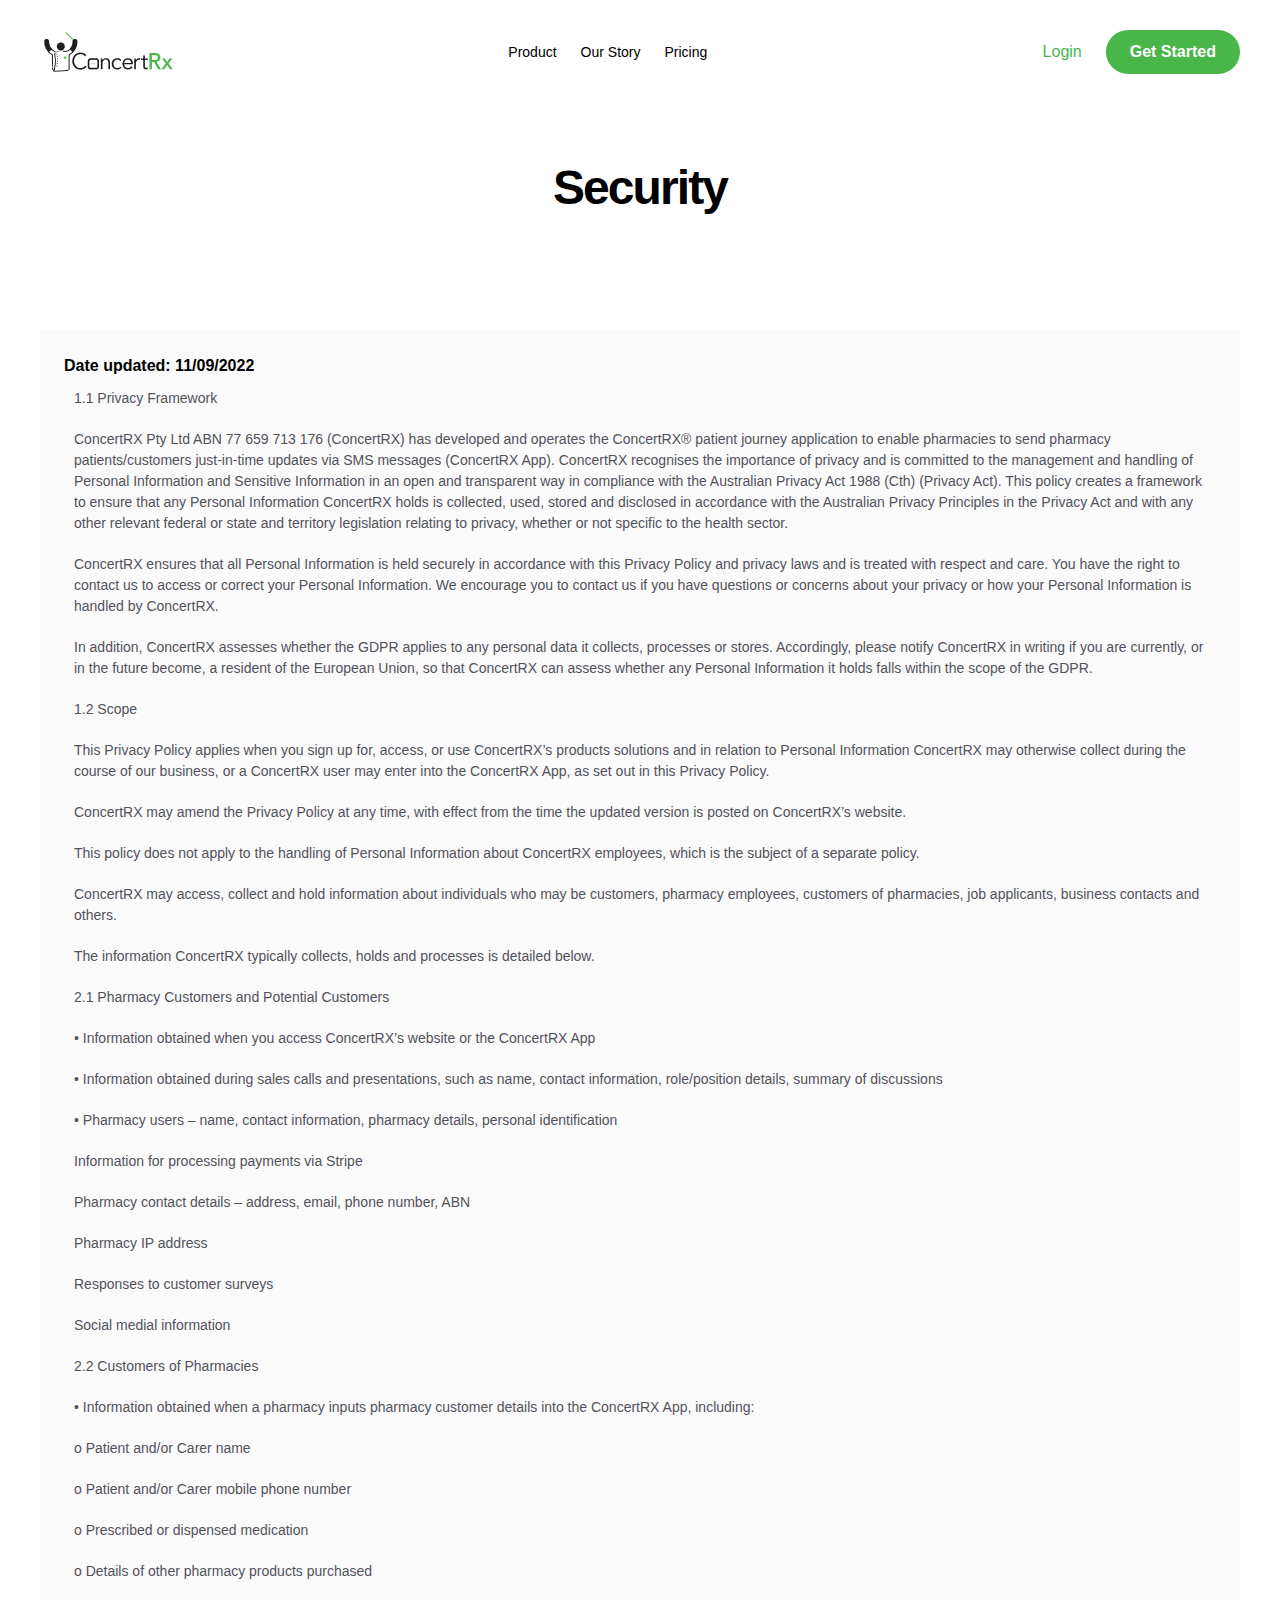
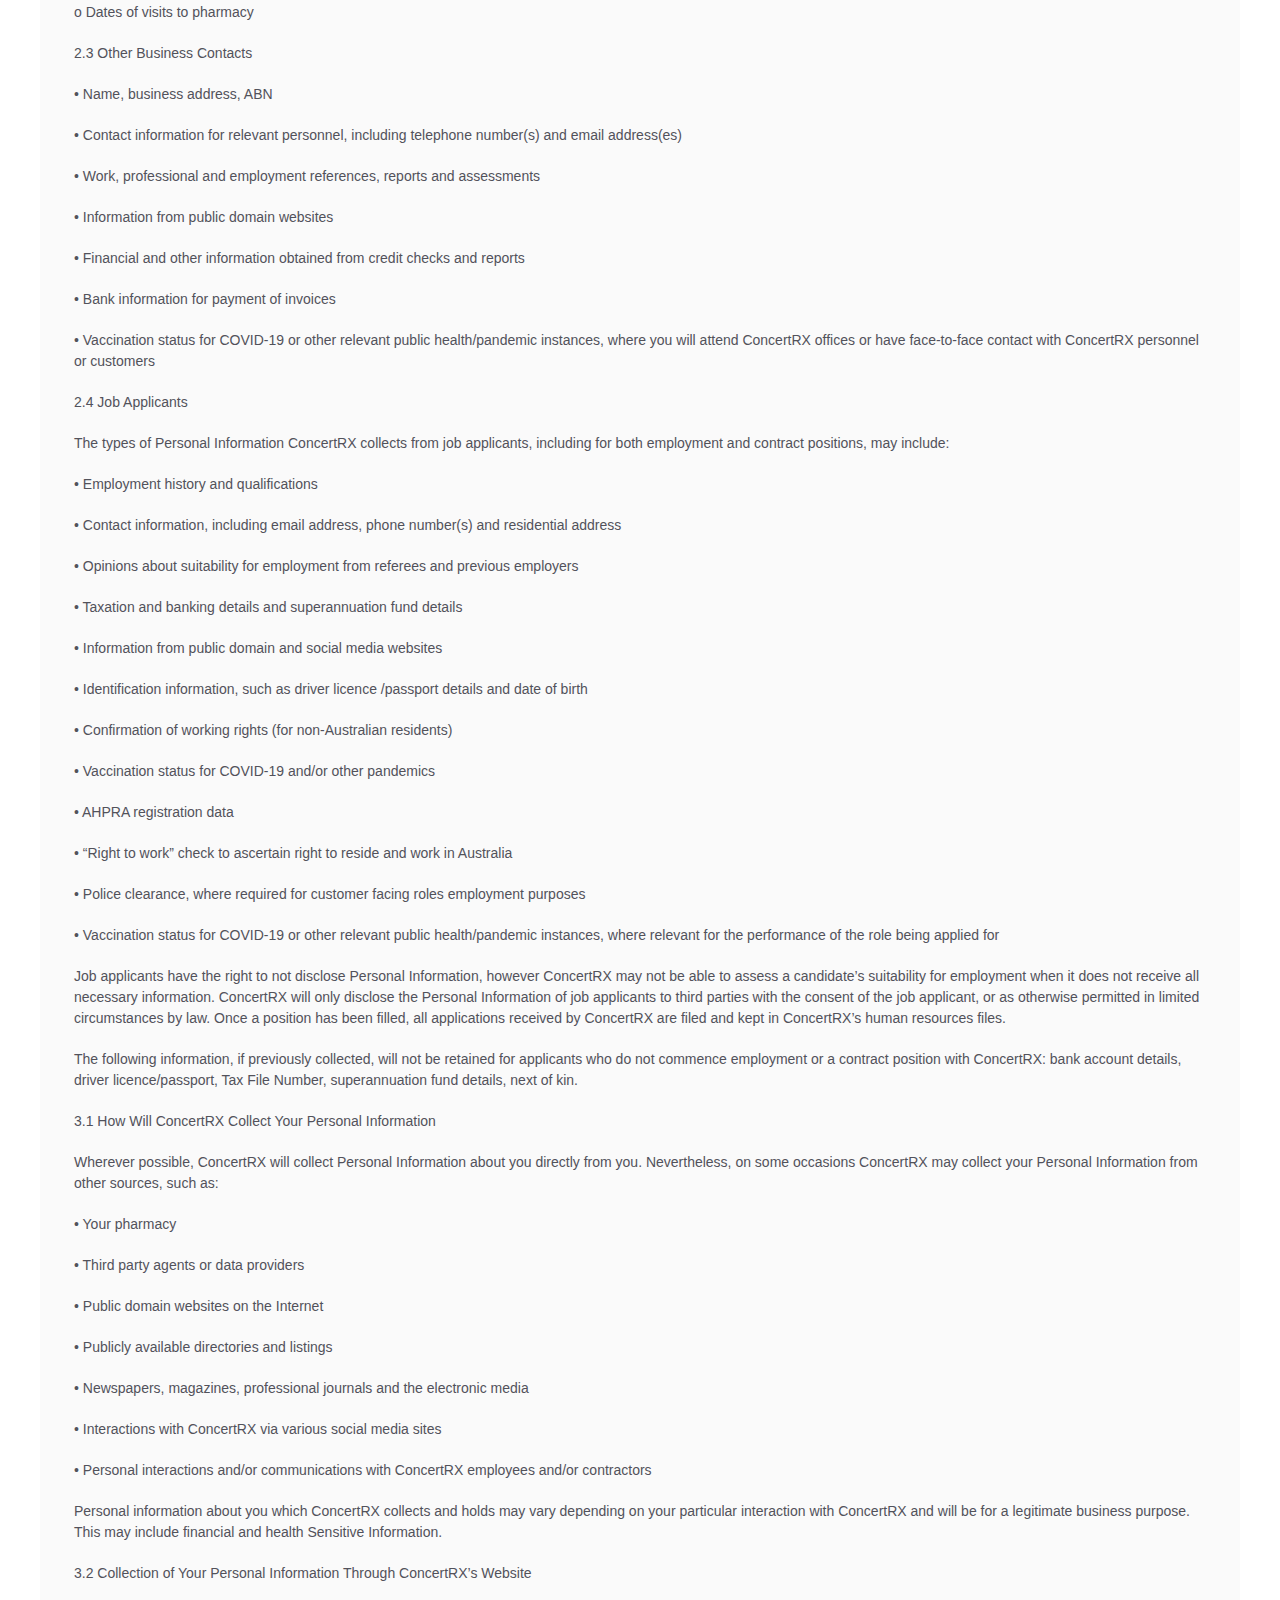
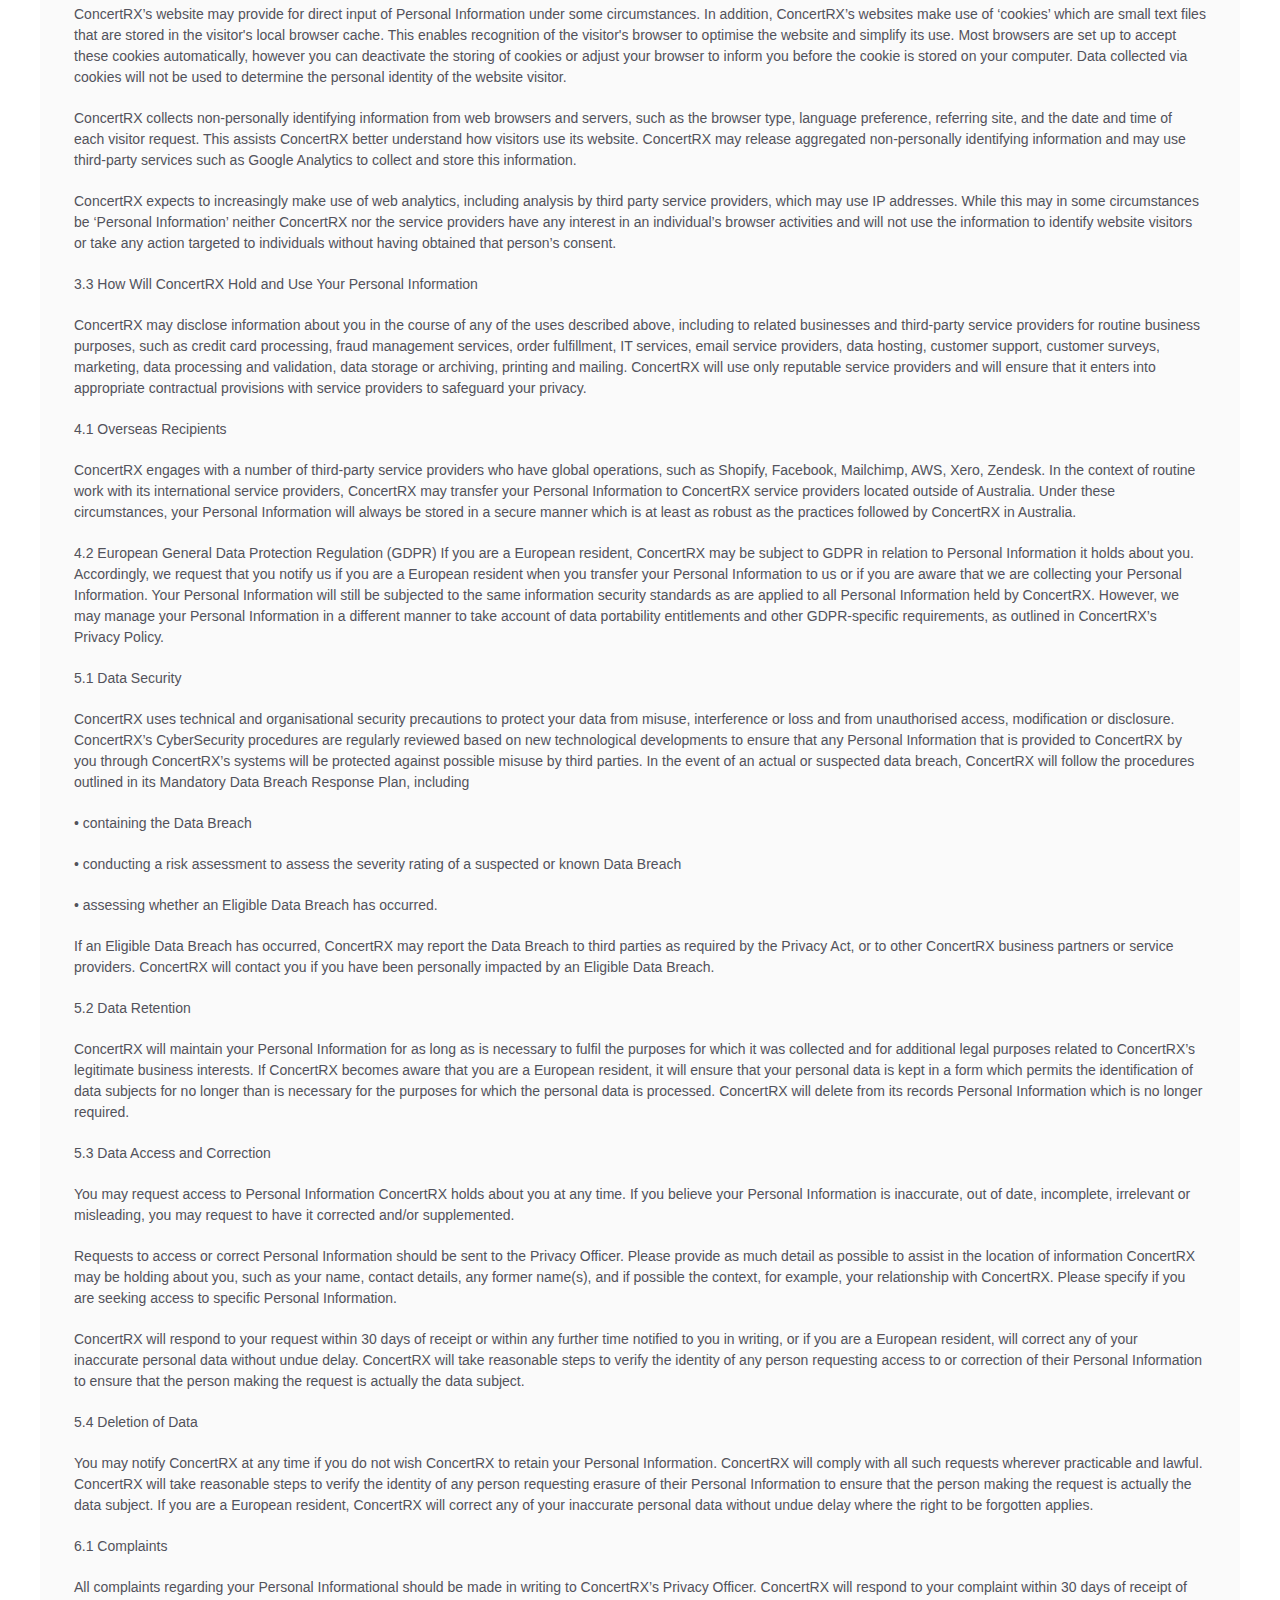
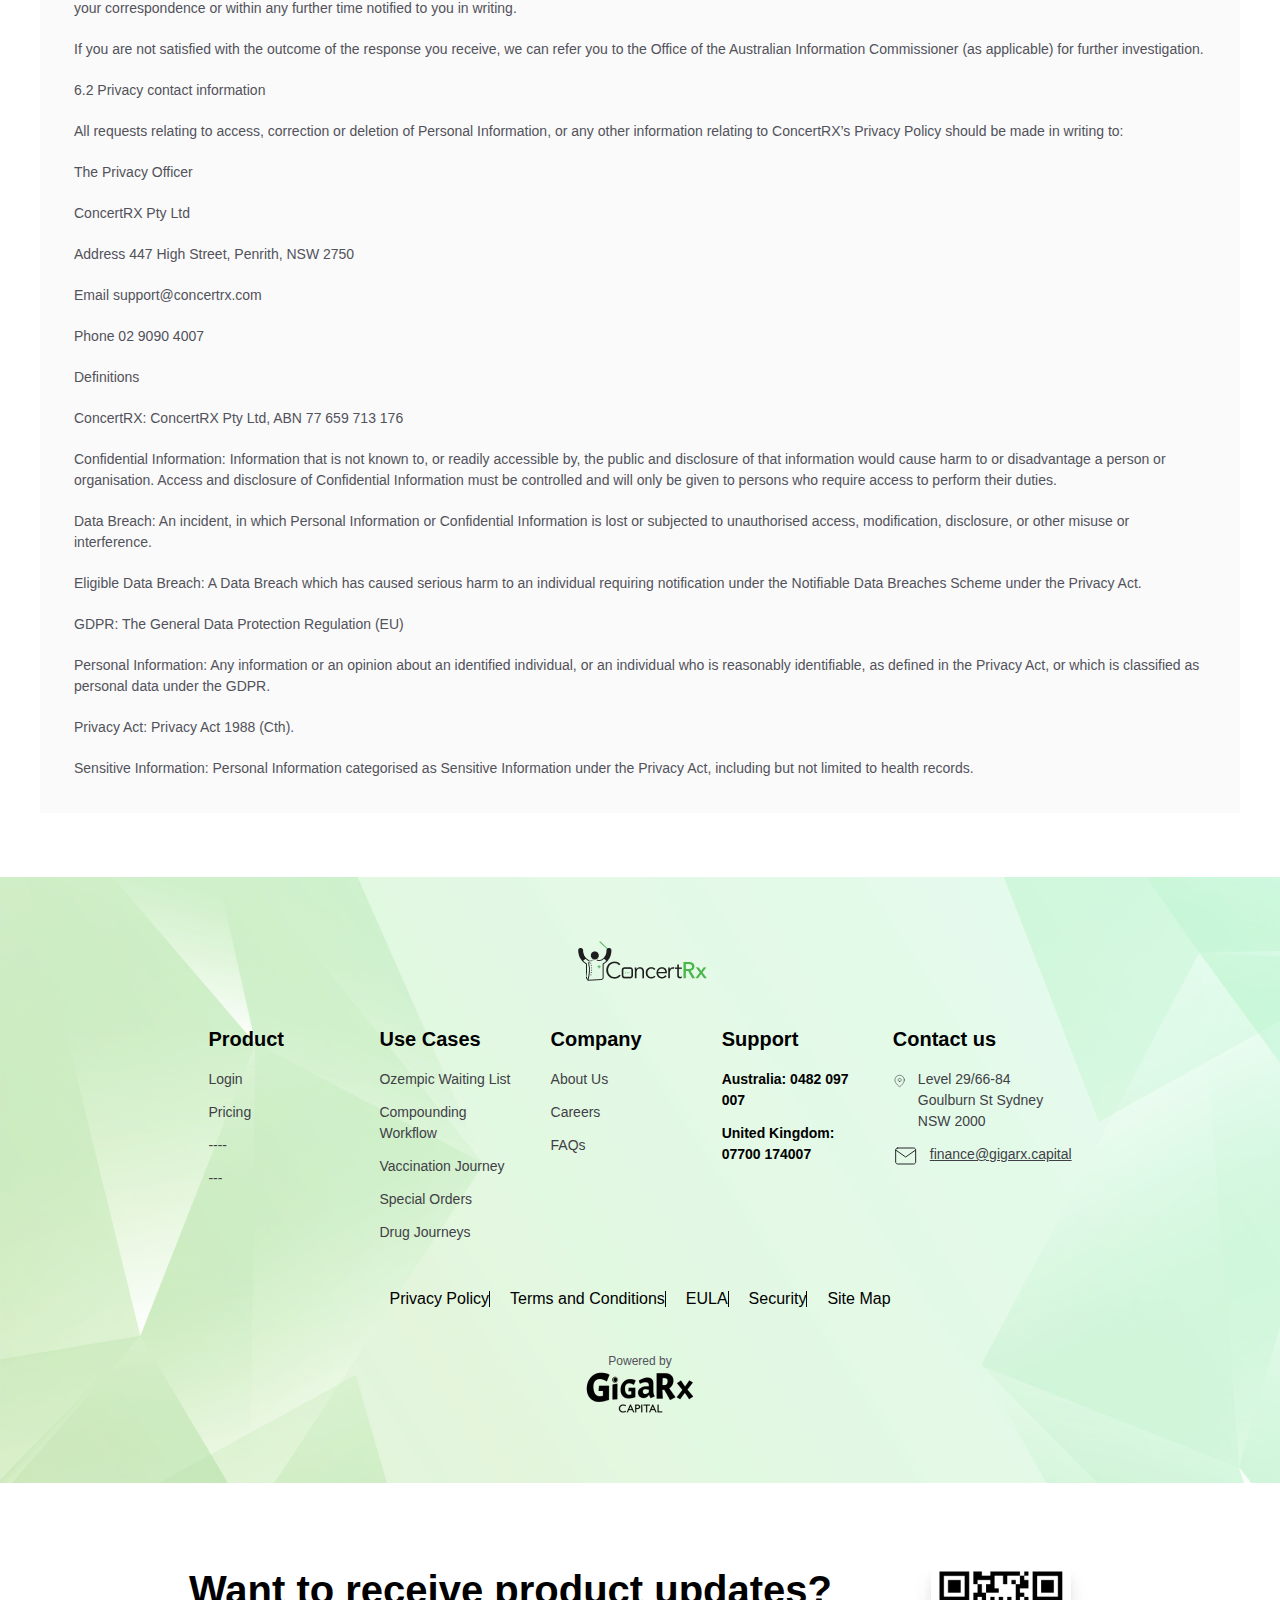
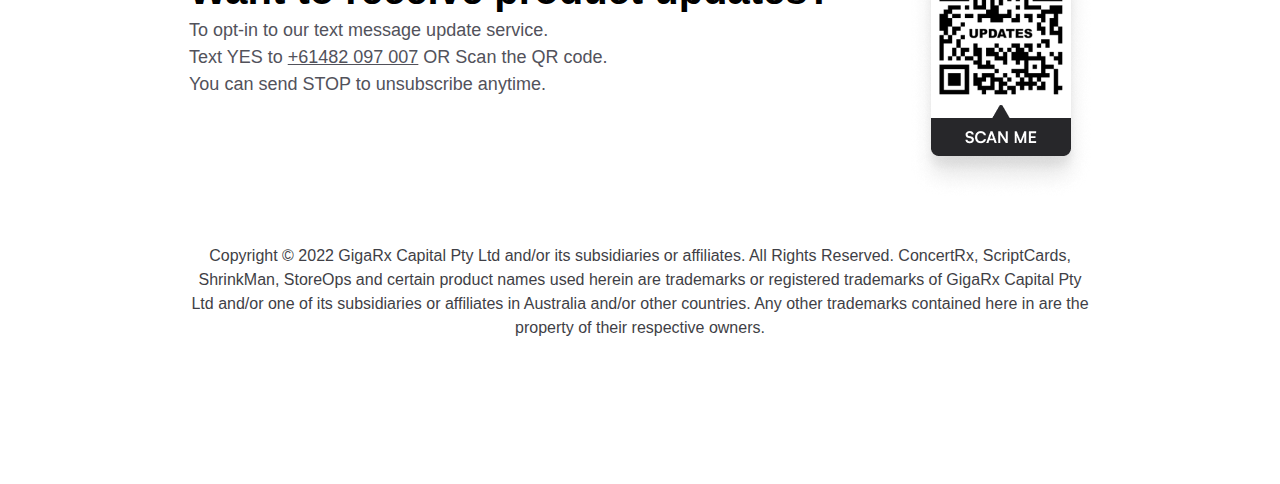
<file: security.html>
<!DOCTYPE html>
<html lang="en">
<head>
    <meta charset="UTF-8">
    <meta http-equiv="X-UA-Compatible" content="IE=edge">
    <meta name="viewport" content="width=device-width, initial-scale=1.0">
    <title>ConcertRX Security</title>
    <link rel="stylesheet" href="privacy-policy.css">
    <style>
        @import url('https://fonts.cdnfonts.com/css/satoshi');
    </style>
</head>
<body>
    <div class="privacy-policy">
        <header>
            <div class="nav">
                <img src="img/Group.png" alt="">
                <div class="nav-lists">
                    <p class="lists-p"> <a id="h1" href="index.html"> Product</a></p>
                    <p class="lists-p"> <a id="h1" href="our-story.html"> Our Story</a></p>
                    <p class="lists-p"> <a id="h1" href="pricing.html"> Pricing</a></p>
                </div>
                <div class="log-in-get-started">
                    <p class="log-in">Login</p>
                    <p class="get-started">Get Started</p>
                </div>
                <svg id="ham-burger" width="32" height="32" viewBox="0 0 32 32" fill="none" xmlns="http://www.w3.org/2000/svg">
                    <path d="M5 10H27M5 16H27M5 22H27" stroke="black" stroke-miterlimit="10" stroke-linecap="round"/>
                    </svg>
            </div>
            <div class="header-heading-info">
                <h1 class="header-heading">Security</h1>
            </div>
        </header>
        <div class="main">
            <h1 class="main-heading">Date updated: 11/09/2022</h1>
            <div class="all-paragraphs">
                <p>1.1 Privacy Framework</p>
                <p>ConcertRX Pty Ltd ABN 77 659 713 176 (ConcertRX) has developed and operates the ConcertRX® patient journey application to enable pharmacies to send pharmacy patients/customers just-in-time updates via SMS messages (ConcertRX App). ConcertRX recognises the importance of privacy and is committed to the management and handling of Personal Information and Sensitive Information in an open and transparent way in compliance with the Australian Privacy Act 1988 (Cth) (Privacy Act). This policy creates a framework to ensure that any Personal Information ConcertRX holds is collected, used, stored and disclosed in accordance with the Australian Privacy Principles in the Privacy Act and with any other relevant federal or state and territory legislation relating to privacy, whether or not specific to the health sector.</p>
                <p>ConcertRX ensures that all Personal Information is held securely in accordance with this Privacy Policy and privacy laws and is treated with respect and care. You have the right to contact us to access or correct your Personal Information. We encourage you to contact us if you have questions or concerns about your privacy or how your Personal Information is handled by ConcertRX.</p>
                <p>In addition, ConcertRX assesses whether the GDPR applies to any personal data it collects, processes or stores. Accordingly, please notify ConcertRX in writing if you are currently, or in the future become, a resident of the European Union, so that ConcertRX can assess whether any Personal Information it holds falls within the scope of the GDPR.</p>
                <p>1.2 Scope</p>
                <p>This Privacy Policy applies when you sign up for, access, or use ConcertRX’s products solutions and in relation to Personal Information ConcertRX may otherwise collect during the course of our business, or a ConcertRX user may enter into the ConcertRX App, as set out in this Privacy Policy.</p>
                <p>ConcertRX may amend the Privacy Policy at any time, with effect from the time the updated version is posted on ConcertRX’s website.</p>
                <p>This policy does not apply to the handling of Personal Information about ConcertRX employees, which is the subject of a separate policy.</p>
                <p>ConcertRX may access, collect and hold information about individuals who may be customers, pharmacy employees, customers of pharmacies, job applicants, business contacts and others.</p>
                <p>The information ConcertRX typically collects, holds and processes is detailed below.</p>
                <p>2.1 Pharmacy Customers and Potential Customers</p>
                <p>• Information obtained when you access ConcertRX’s website or the ConcertRX App</p>
                <p>• Information obtained during sales calls and presentations, such as name, contact information, role/position details, summary of discussions</p>
                <p>• Pharmacy users – name, contact information, pharmacy details, personal identification</p>
                <p>Information for processing payments via Stripe </p>
                <p> Pharmacy contact details – address, email, phone number, ABN</p>
                <p>Pharmacy IP address</p>
                <p>Responses to customer surveys</p>
                <p>Social medial information</p>
                <p>2.2 Customers of Pharmacies</p>
                <p>• Information obtained when a pharmacy inputs pharmacy customer details into the ConcertRX App, including:</p>
                <p>o Patient and/or Carer name</p>
                <p>o Patient and/or Carer mobile phone number</p>
                <p> o Prescribed or dispensed medication</p>
                <p>o Details of other pharmacy products purchased</p>
                <p> o Dates of visits to pharmacy</p>
                <p> 2.3 Other Business Contacts </p>
                <p>• Name, business address, ABN</p>
                <p>• Contact information for relevant personnel, including telephone number(s) and email address(es)</p>
                <p>• Work, professional and employment references, reports and assessments</p>
                <p> • Information from public domain websites</p>
                <p> • Financial and other information obtained from credit checks and reports </p>
                <p> • Bank information for payment of invoices</p>
                <p>• Vaccination status for COVID-19 or other relevant public health/pandemic instances, where you will attend ConcertRX offices or have face-to-face contact with ConcertRX personnel or customers</p>
                <p> 2.4 Job Applicants</p>
                <p>The types of Personal Information ConcertRX collects from job applicants, including for both employment and contract positions, may include:</p>
                <p>• Employment history and qualifications</p>
                <p>• Contact information, including email address, phone number(s) and residential address</p>
                <p>• Opinions about suitability for employment from referees and previous employers</p>
                <p> • Taxation and banking details and superannuation fund details</p>
                <p>• Information from public domain and social media websites </p>
                <p>• Identification information, such as driver licence /passport details and date of birth </p>
                <p> • Confirmation of working rights (for non-Australian residents)</p>
                <p>• Vaccination status for COVID-19 and/or other pandemics</p>
                <p>• AHPRA registration data</p>
                <p>• “Right to work” check to ascertain right to reside and work in Australia</p>
                <p>• Police clearance, where required for customer facing roles employment purposes</p>
                <p>• Vaccination status for COVID-19 or other relevant public health/pandemic instances, where relevant for the performance of the role being applied for</p>
                <p>Job applicants have the right to not disclose Personal Information, however ConcertRX may not be able to assess a candidate’s suitability for employment when it does not receive all necessary information. ConcertRX will only disclose the Personal Information of job applicants to third parties with the consent of the job applicant, or as otherwise permitted in limited circumstances by law. Once a position has been filled, all applications received by ConcertRX are filed and kept in ConcertRX’s human resources files.</p>
                <p>The following information, if previously collected, will not be retained for applicants who do not commence employment or a contract position with ConcertRX: bank account details, driver licence/passport, Tax File Number, superannuation fund details, next of kin.</p>
                <p>3.1 How Will ConcertRX Collect Your Personal Information</p>
                <p>Wherever possible, ConcertRX will collect Personal Information about you directly from you. Nevertheless, on some occasions ConcertRX may collect your Personal Information from other sources, such as:</p>
                <p>• Your pharmacy</p>
                <p>• Third party agents or data providers</p>
                <p>• Public domain websites on the Internet</p>
                <p>• Publicly available directories and listings</p>
                <p>• Newspapers, magazines, professional journals and the electronic media </p>
                <p>• Interactions with ConcertRX via various social media sites</p>
                <p>• Personal interactions and/or communications with ConcertRX employees and/or contractors</p>
                <p>Personal information about you which ConcertRX collects and holds may vary depending on your particular interaction with ConcertRX and will be for a legitimate business purpose. This may include financial and health Sensitive Information.</p>
                <p>3.2 Collection of Your Personal Information Through ConcertRX’s Website</p>
                <p> ConcertRX’s website may provide for direct input of Personal Information under some circumstances. In addition, ConcertRX’s websites make use of ‘cookies’ which are small text files that are stored in the visitor's local browser cache. This enables recognition of the visitor's browser to optimise the website and simplify its use. Most browsers are set up to accept these cookies automatically, however you can deactivate the storing of cookies or adjust your browser to inform you before the cookie is stored on your computer. Data collected via cookies will not be used to determine the personal identity of the website visitor.</p>
                <p>ConcertRX collects non-personally identifying information from web browsers and servers, such as the browser type, language preference, referring site, and the date and time of each visitor request. This assists ConcertRX better understand how visitors use its website. ConcertRX may release aggregated non-personally identifying information and may use third-party services such as Google Analytics to collect and store this information.</p>
                <p>ConcertRX expects to increasingly make use of web analytics, including analysis by third party service providers, which may use IP addresses. While this may in some circumstances be ‘Personal Information’ neither ConcertRX nor the service providers have any interest in an individual’s browser activities and will not use the information to identify website visitors or take any action targeted to individuals without having obtained that person’s consent.</p>
                <p>3.3 How Will ConcertRX Hold and Use Your Personal Information</p>
                <p> ConcertRX may disclose information about you in the course of any of the uses described above, including to related businesses and third-party service providers for routine business purposes, such as credit card processing, fraud management services, order fulfillment, IT services, email service providers, data hosting, customer support, customer surveys, marketing, data processing and validation, data storage or archiving, printing and mailing. ConcertRX will use only reputable service providers and will ensure that it enters into appropriate contractual provisions with service providers to safeguard your privacy.</p>
                <p> 4.1 Overseas Recipients</p>
                <p>ConcertRX engages with a number of third-party service providers who have global operations, such as Shopify, Facebook, Mailchimp, AWS, Xero, Zendesk. In the context of routine work with its international service providers, ConcertRX may transfer your Personal Information to ConcertRX service providers located outside of Australia. Under these circumstances, your Personal Information will always be stored in a secure manner which is at least as robust as the practices followed by ConcertRX in Australia.</p>
                <p> 4.2 European General Data Protection Regulation (GDPR) If you are a European resident, ConcertRX may be subject to GDPR in relation to Personal Information it holds about you. Accordingly, we request that you notify us if you are a European resident when you transfer your Personal Information to us or if you are aware that we are collecting your Personal Information. Your Personal Information will still be subjected to the same information security standards as are applied to all Personal Information held by ConcertRX. However, we may manage your Personal Information in a different manner to take account of data portability entitlements and other GDPR-specific requirements, as outlined in ConcertRX’s Privacy Policy.</p>
                <p>5.1 Data Security</p>
                <p>ConcertRX uses technical and organisational security precautions to protect your data from misuse, interference or loss and from unauthorised access, modification or disclosure. ConcertRX’s CyberSecurity procedures are regularly reviewed based on new technological developments to ensure that any Personal Information that is provided to ConcertRX by you through ConcertRX’s systems will be protected against possible misuse by third parties. In the event of an actual or suspected data breach, ConcertRX will follow the procedures outlined in its Mandatory Data Breach Response Plan, including</p>
                <p>• containing the Data Breach</p>
                <p>• conducting a risk assessment to assess the severity rating of a suspected or known Data Breach</p>
                <p>• assessing whether an Eligible Data Breach has occurred.</p>
                <p>If an Eligible Data Breach has occurred, ConcertRX may report the Data Breach to third parties as required by the Privacy Act, or to other ConcertRX business partners or service providers. ConcertRX will contact you if you have been personally impacted by an Eligible Data Breach.</p>
                <p>5.2 Data Retention</p>
                <p>ConcertRX will maintain your Personal Information for as long as is necessary to fulfil the purposes for which it was collected and for additional legal purposes related to ConcertRX’s legitimate business interests. If ConcertRX becomes aware that you are a European resident, it will ensure that your personal data is kept in a form which permits the identification of data subjects for no longer than is necessary for the purposes for which the personal data is processed. ConcertRX will delete from its records Personal Information which is no longer required.</p>
                <p>5.3 Data Access and Correction</p>
                <p>You may request access to Personal Information ConcertRX holds about you at any time. If you believe your Personal Information is inaccurate, out of date, incomplete, irrelevant or misleading, you may request to have it corrected and/or supplemented.</p>
                <p> Requests to access or correct Personal Information should be sent to the Privacy Officer. Please provide as much detail as possible to assist in the location of information ConcertRX may be holding about you, such as your name, contact details, any former name(s), and if possible the context, for example, your relationship with ConcertRX. Please specify if you are seeking access to specific Personal Information.</p>
                <p>ConcertRX will respond to your request within 30 days of receipt or within any further time notified to you in writing, or if you are a European resident, will correct any of your inaccurate personal data without undue delay. ConcertRX will take reasonable steps to verify the identity of any person requesting access to or correction of their Personal Information to ensure that the person making the request is actually the data subject.</p>
                <p>5.4 Deletion of Data</p>
                <p>You may notify ConcertRX at any time if you do not wish ConcertRX to retain your Personal Information. ConcertRX will comply with all such requests wherever practicable and lawful. ConcertRX will take reasonable steps to verify the identity of any person requesting erasure of their Personal Information to ensure that the person making the request is actually the data subject. If you are a European resident, ConcertRX will correct any of your inaccurate personal data without undue delay where the right to be forgotten applies.</p>
                <p>6.1 Complaints</p>
                <p> All complaints regarding your Personal Informational should be made in writing to ConcertRX’s Privacy Officer. ConcertRX will respond to your complaint within 30 days of receipt of your correspondence or within any further time notified to you in writing.</p>
                <p>If you are not satisfied with the outcome of the response you receive, we can refer you to the Office of the Australian Information Commissioner (as applicable) for further investigation.</p>
                <p>6.2 Privacy contact information</p>
                <p>All requests relating to access, correction or deletion of Personal Information, or any other information relating to ConcertRX’s Privacy Policy should be made in writing to:</p>
                <p>The Privacy Officer</p>
                <p>ConcertRX Pty Ltd</p>
                <p>Address 447 High Street, Penrith, NSW 2750</p>
                <p>Email support@concertrx.com </p>
                <p> Phone 02 9090 4007</p>
                <p>Definitions</p>
                <p>ConcertRX: ConcertRX Pty Ltd, ABN 77 659 713 176</p>
                <p> Confidential Information: Information that is not known to, or readily accessible by, the public and disclosure of that information would cause harm to or disadvantage a person or organisation. Access and disclosure of Confidential Information must be controlled and will only be given to persons who require access to perform their duties.</p>
                <p>Data Breach: An incident, in which Personal Information or Confidential Information is lost or subjected to unauthorised access, modification, disclosure, or other misuse or interference.</p>
                <p>Eligible Data Breach: A Data Breach which has caused serious harm to an individual requiring notification under the Notifiable Data Breaches Scheme under the Privacy Act.</p>
                <p>GDPR: The General Data Protection Regulation (EU)</p>
                <p> Personal Information: Any information or an opinion about an identified individual, or an individual who is reasonably identifiable, as defined in the Privacy Act, or which is classified as personal data under the GDPR.</p>
                <p>Privacy Act: Privacy Act 1988 (Cth).</p>
                <p>Sensitive Information: Personal Information categorised as Sensitive Information under the Privacy Act, including but not limited to health records.</p>
            </div>
        </div>
        <footer>
            <div class="footer-main">
                <img id="footer-img" src="img/Group.png" alt="">
                <div class="all-footer-cards">
                    <div class="card-footer-1"><!--card-1-->
                        <h1 class="card-1-heading">Product</h1>
                        <div class="card-1-details">
                            <p class="details-p">Login</p>
                            <p class="details-p">Pricing</p>
                            <p class="details-p">----</p>
                            <p class="details-p">---</p>
                        </div>
                    </div>
                    <div class="card-footer-1"><!--card-2-->
                        <h1 class="card-1-heading">Use Cases</h1>
                        <div class="card-1-details">
                            <p class="details-p">Ozempic Waiting List</p>
                            <p class="details-p">Compounding Workflow</p>
                            <p class="details-p">Vaccination Journey </p>
                            <p class="details-p">Special Orders</p>
                            <p class="details-p">Drug Journeys</p>
                        </div>
                    </div>
                    <div class="card-footer-1"><!--card-3-->
                        <h1 class="card-1-heading">Company</h1>
                        <div class="card-1-details">
                            <p class="details-p">About Us</p>
                            <p class="details-p">Careers</p>
                            <p class="details-p">FAQs</p>
                        </div>
                    </div>
                    <div class="card-footer-1"><!--card-4-->
                        <h1 class="card-1-heading">Support</h1>
                        <div class="card-1-details">
                            <p class="details-p-number">Australia: 0482 097 007</p>
                            <p class="details-p-number">United Kingdom: 07700 174007</p>
                        </div>
                    </div>
                    <div class="card-footer-1"><!--card-5-->
                        <h1 class="card-1-heading">Contact us</h1>
                        <div class="card-1-details">
                            <div class="details-svg">
                                <svg width="25" height="24" viewBox="0 0 25 24" fill="none" xmlns="http://www.w3.org/2000/svg">
                                    <path d="M21.6665 10C21.6665 17 12.6665 23 12.6665 23C12.6665 23 3.6665 17 3.6665 10C3.6665 7.61305 4.61472 5.32387 6.30254 3.63604C7.99037 1.94821 10.2796 1 12.6665 1C15.0535 1 17.3426 1.94821 19.0305 3.63604C20.7183 5.32387 21.6665 7.61305 21.6665 10Z" stroke="#27272A" stroke-linecap="round" stroke-linejoin="round"/>
                                    <path d="M12.6665 13C14.3234 13 15.6665 11.6569 15.6665 10C15.6665 8.34315 14.3234 7 12.6665 7C11.0096 7 9.6665 8.34315 9.6665 10C9.6665 11.6569 11.0096 13 12.6665 13Z" stroke="#27272A" stroke-linecap="round" stroke-linejoin="round"/>
                                </svg>
                                <p class="details-p">Level 29/66-84 Goulburn St 
                                    Sydney NSW 2000</p>
                            </div>
                            <div class="details-svg">
                                <svg width="25" height="24" viewBox="0 0 25 24" fill="none" xmlns="http://www.w3.org/2000/svg">
                                    <path d="M4.6665 4H20.6665C21.7665 4 22.6665 4.9 22.6665 6V18C22.6665 19.1 21.7665 20 20.6665 20H4.6665C3.5665 20 2.6665 19.1 2.6665 18V6C2.6665 4.9 3.5665 4 4.6665 4Z" stroke="#27272A" stroke-linecap="round" stroke-linejoin="round"/>
                                    <path d="M22.6665 6L12.6665 13L2.6665 6" stroke="#27272A" stroke-linecap="round" stroke-linejoin="round"/>
                                </svg>
                                <p class="details-p-mail">finance@gigarx.capital</p>
                            </div>
                        </div>
                    </div>
                </div>
                <div class="footer-main-info">
                    <p class="info-p"> <a id="info-p" href="privacy-policy.html"> Privacy Policy</a></p>
                    <hr>
                    <p class="info-p"> <a id="info-p" href="terms-and-conditions.html"> Terms and Conditions</a></p>
                    <hr>
                    <p class="info-p"> <a id="info-p" href="end-user.html"> EULA</a></p>
                    <hr>
                    <p class="info-p"> <a id="info-p" href="security.html"> Security</a></p>
                    <hr>
                    <p class="info-p-map">Site Map</p>
                </div>
                <div class="main-info-end">
                    <p class="powered-by">Powered by</p>
                    <img src="img/GigaRx-Capital-logo.png" alt="">
                </div>
            </div>
            <div class="footer-info">
                <div class="footer-instructions">
                    <div>
                        <h1 class="instructions-heading">Want to receive product updates? </h1>
                        <p class="instructions-paragraph">To opt-in to our text message update service.</p>
                        <p class="instructions-paragraph"> Text YES to <span class="span-number">+61482 097 007</span> OR Scan the QR code.</p>
                        <p class="instructions-paragraph">You can send STOP to unsubscribe anytime.</p>
                    </div>
                    
                    <img id="info-bar-code" src="img/Frame 813064.png" alt="">
                </div>
                <p class="footer-copyright">Copyright © 2022 GigaRx Capital Pty Ltd and/or its subsidiaries or affiliates. All Rights Reserved. ConcertRx, ScriptCards, ShrinkMan, StoreOps and certain product names used herein are trademarks or registered trademarks of GigaRx Capital Pty Ltd and/or one of its subsidiaries or affiliates in Australia and/or other countries. Any other trademarks contained here in are the property of their respective owners.</p>
            </div>           
        </footer>
    </div>
</body>
</html>
</file>
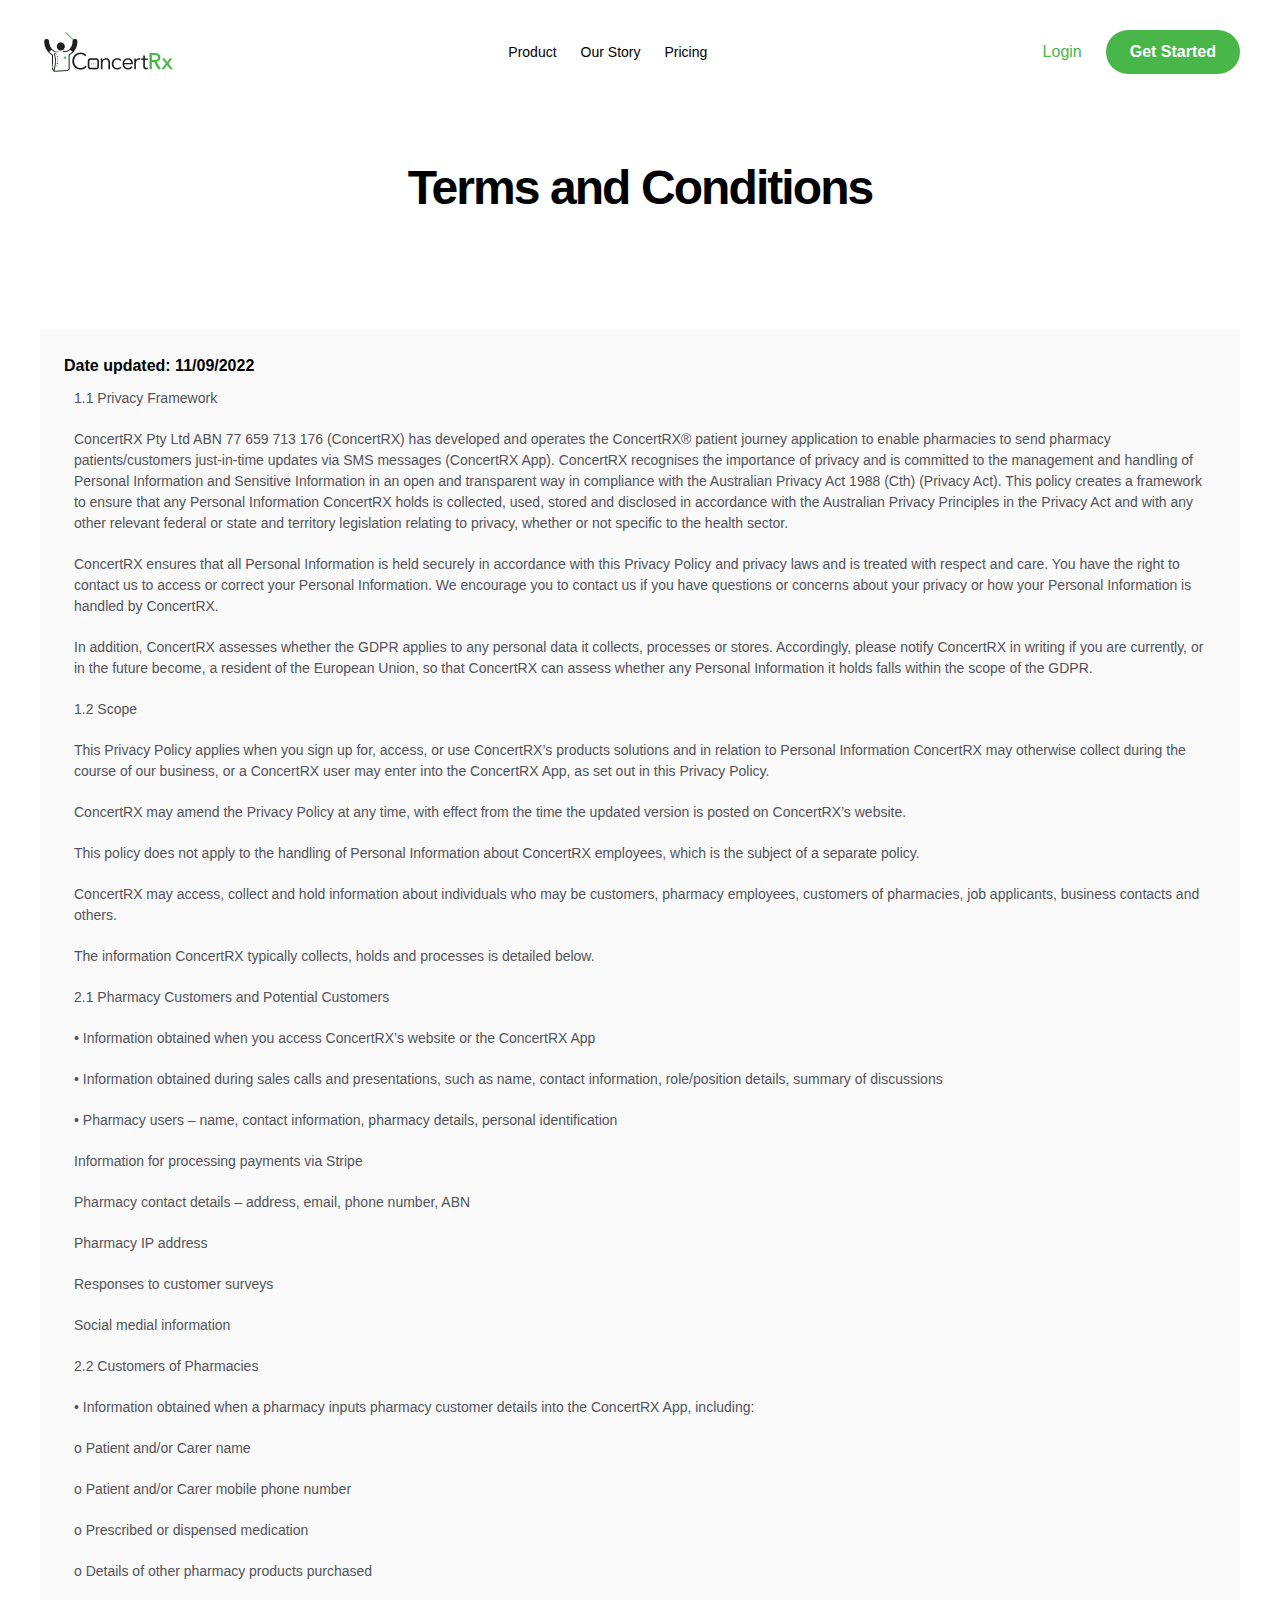
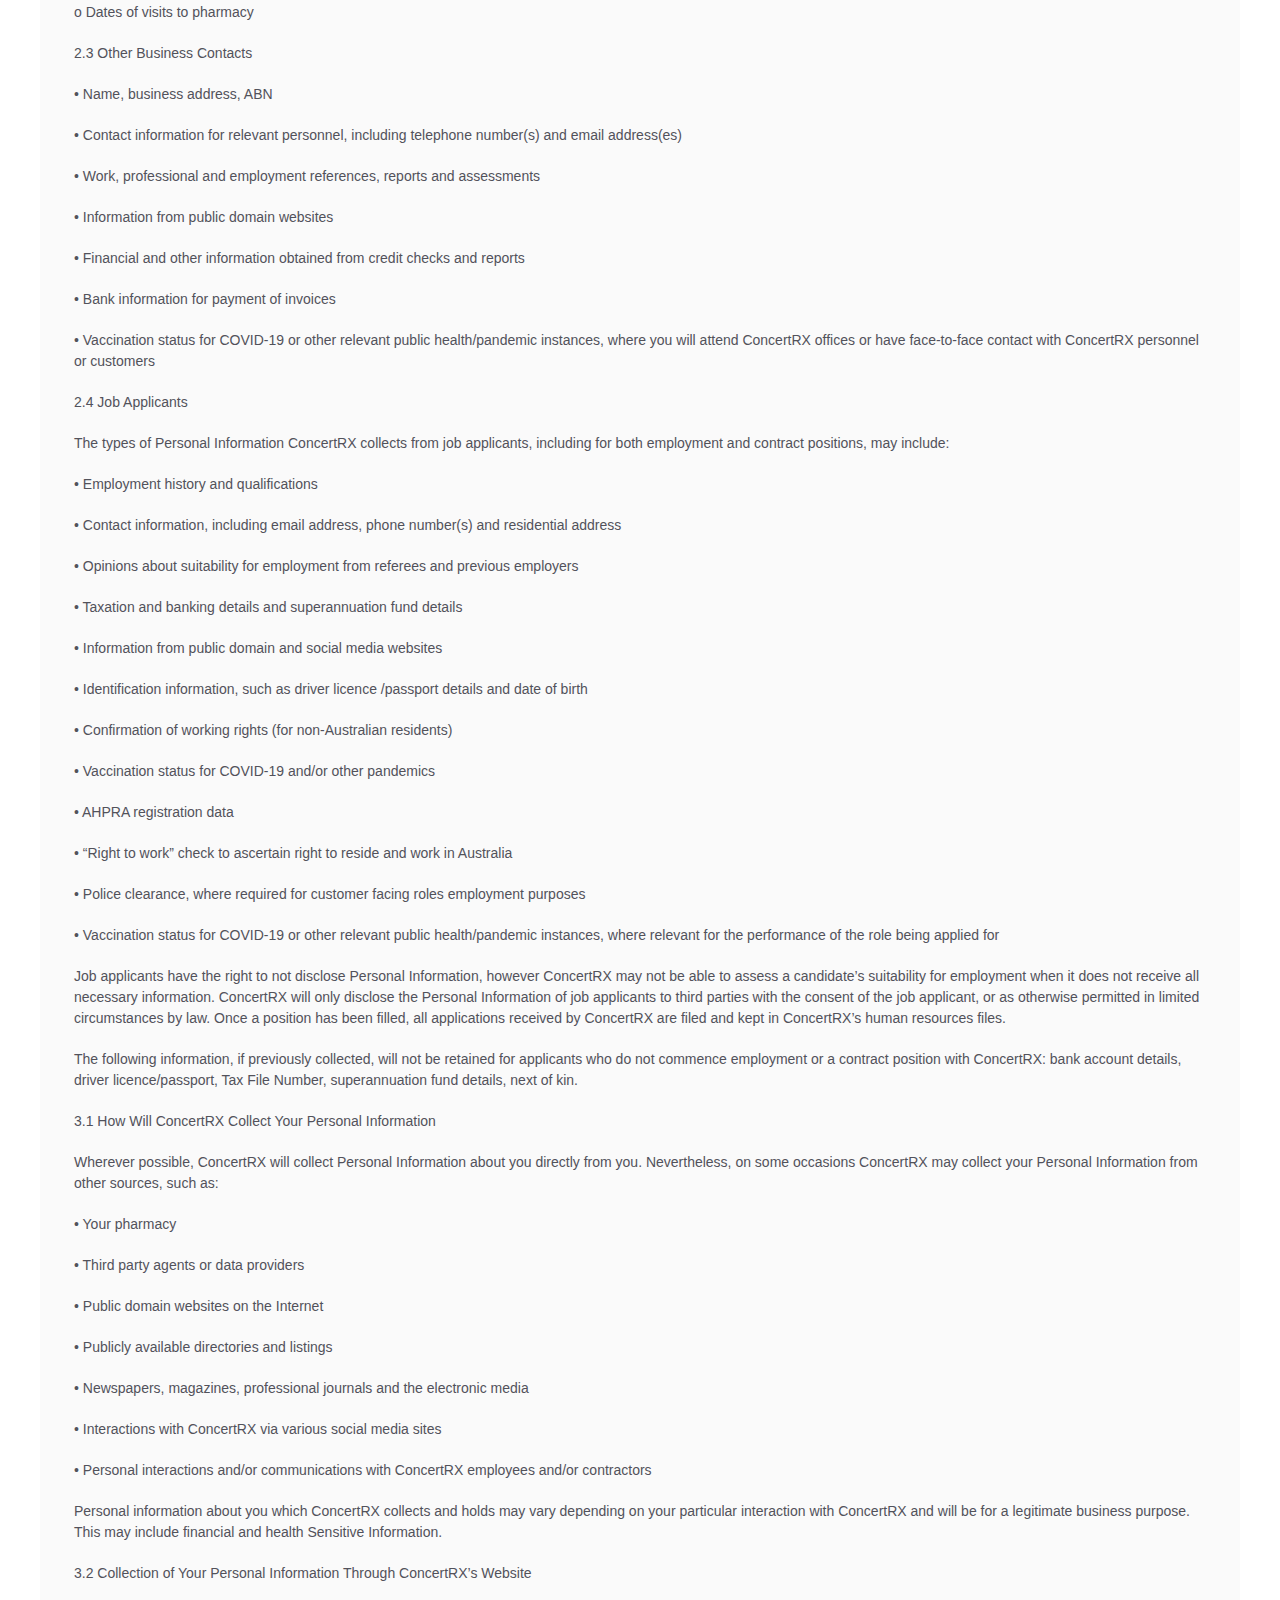
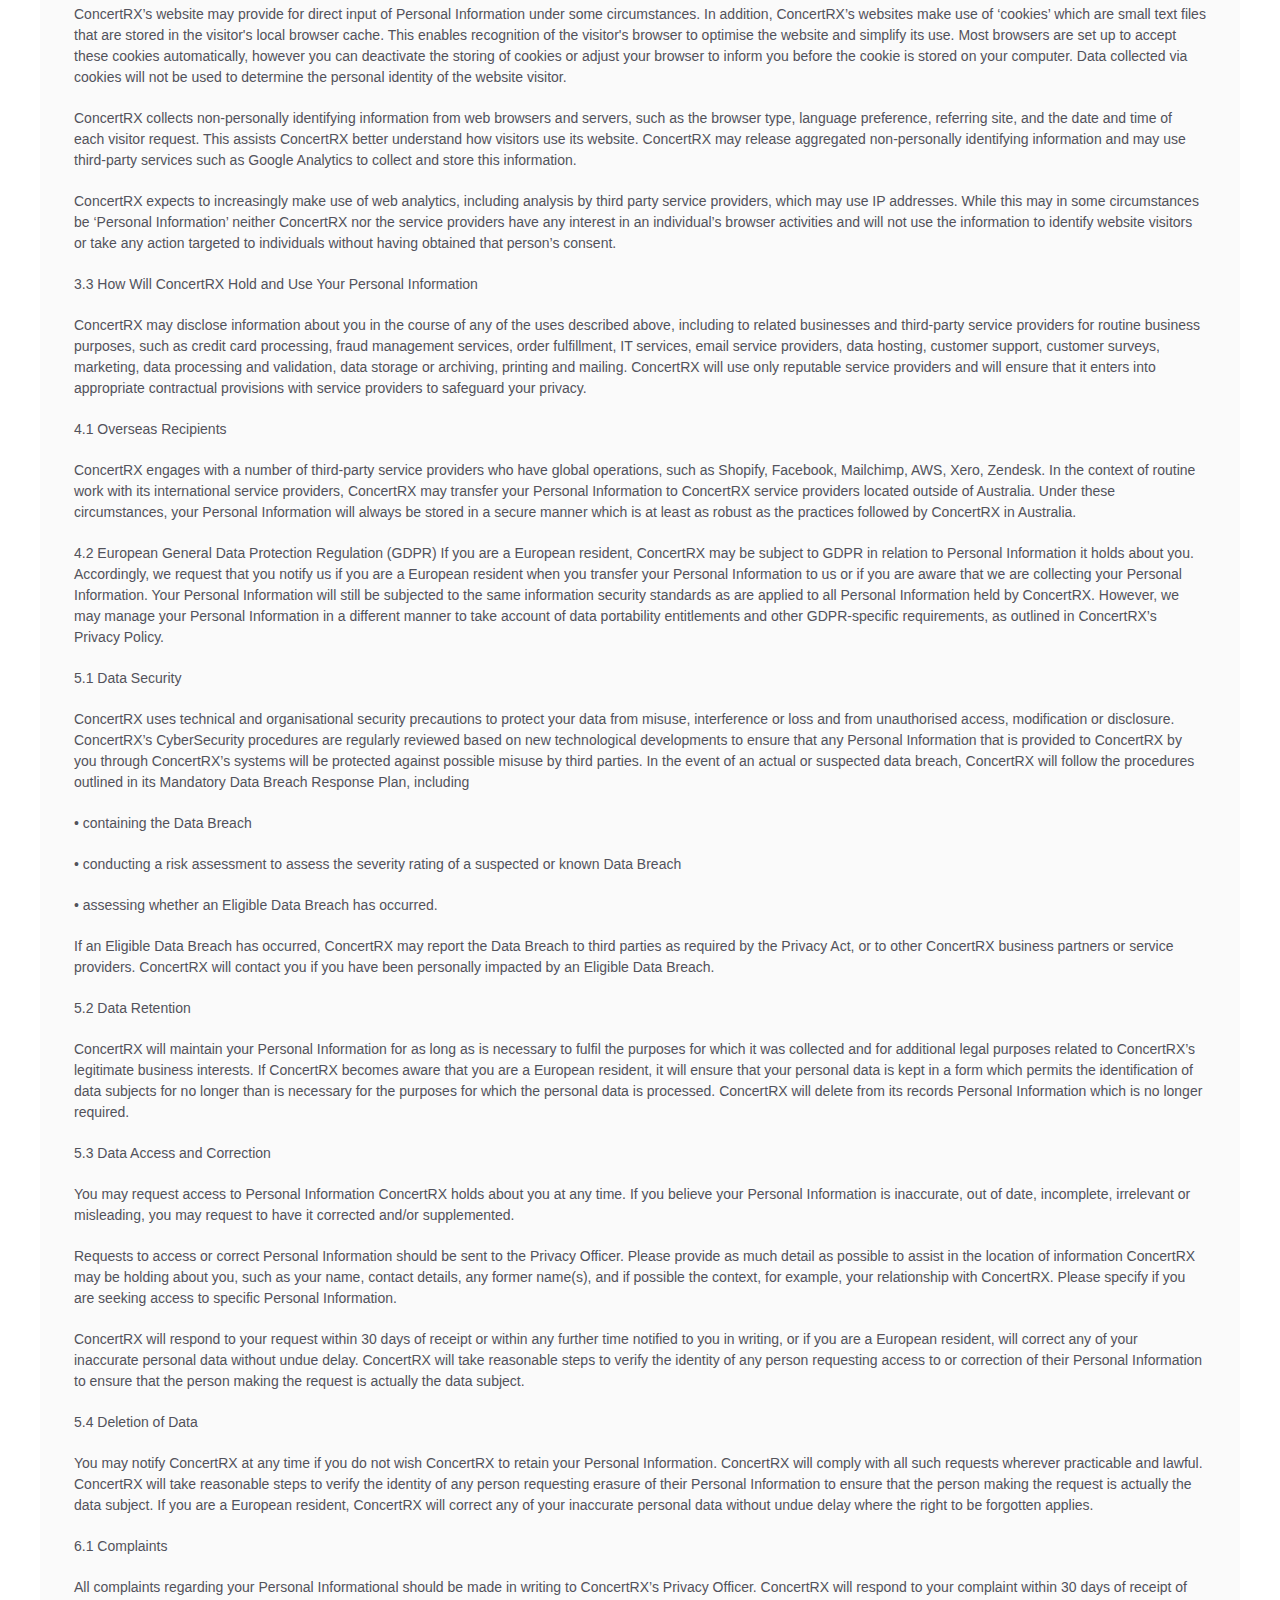
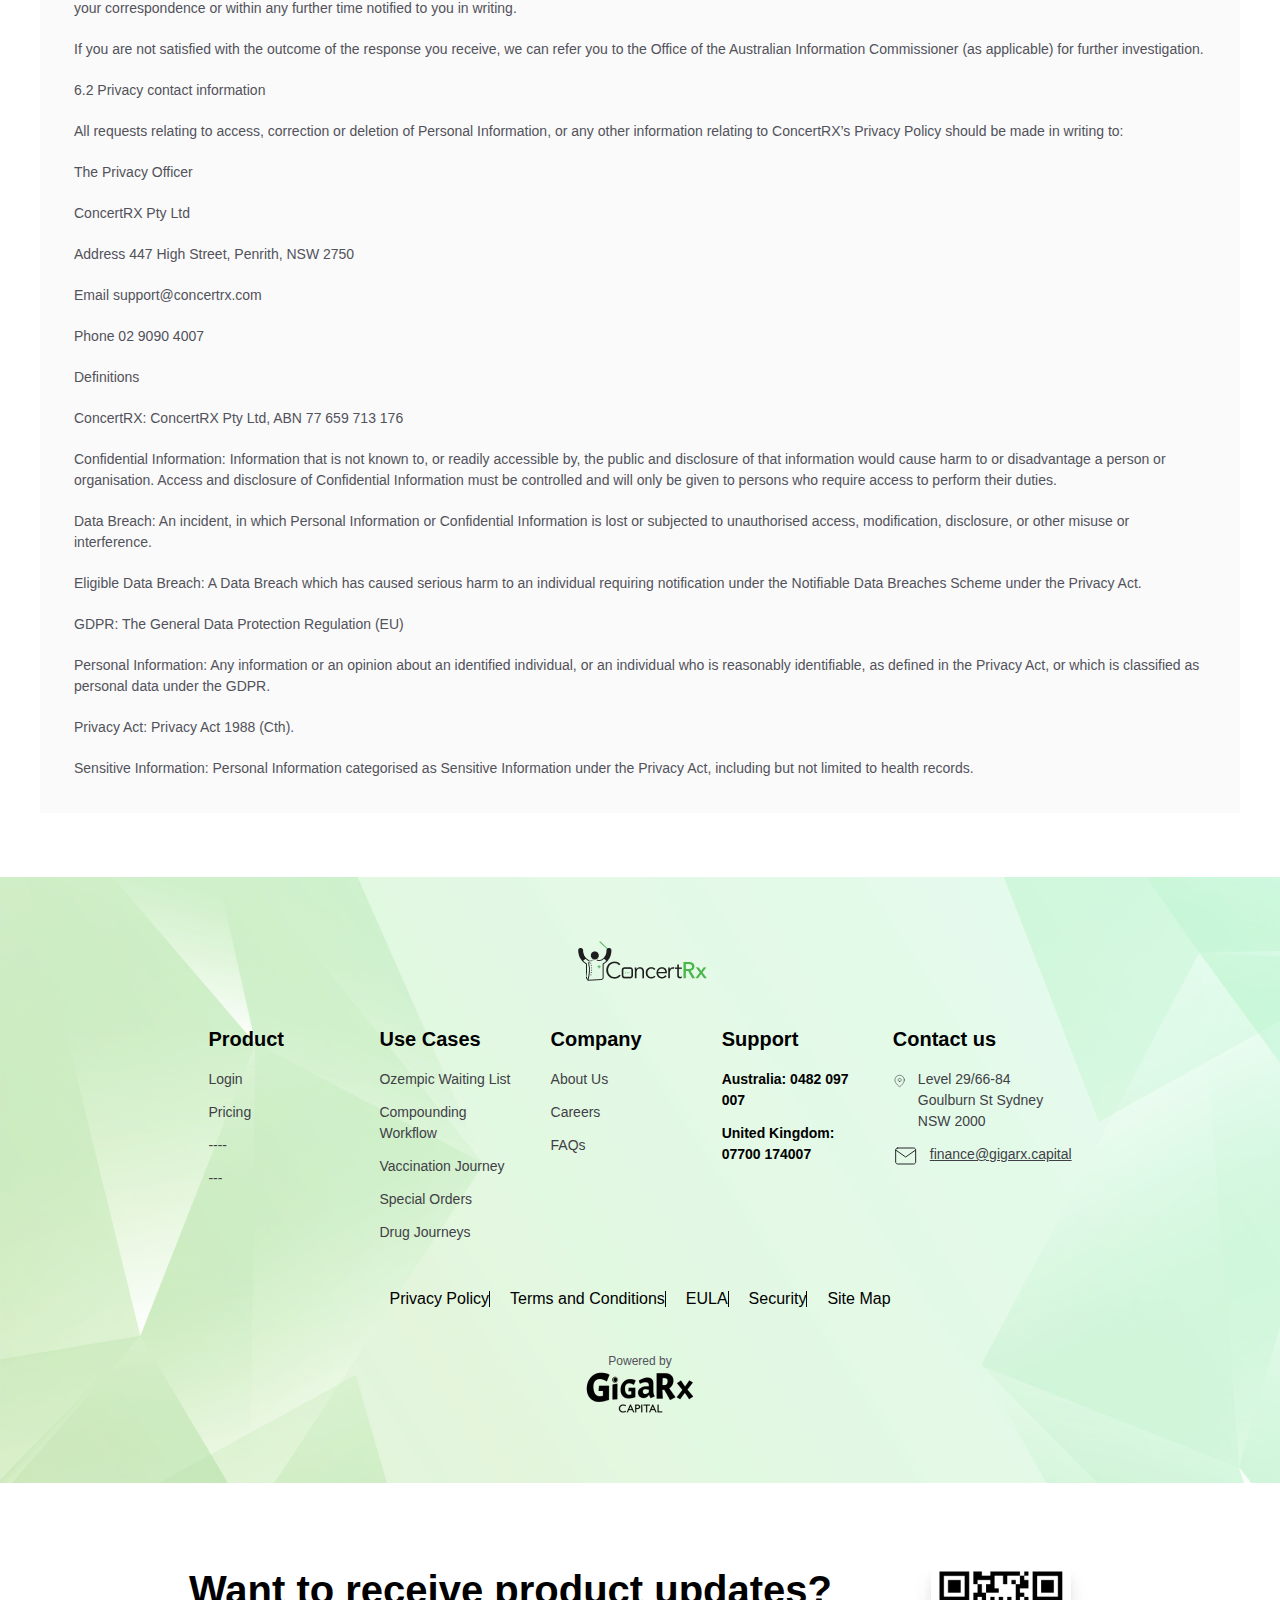
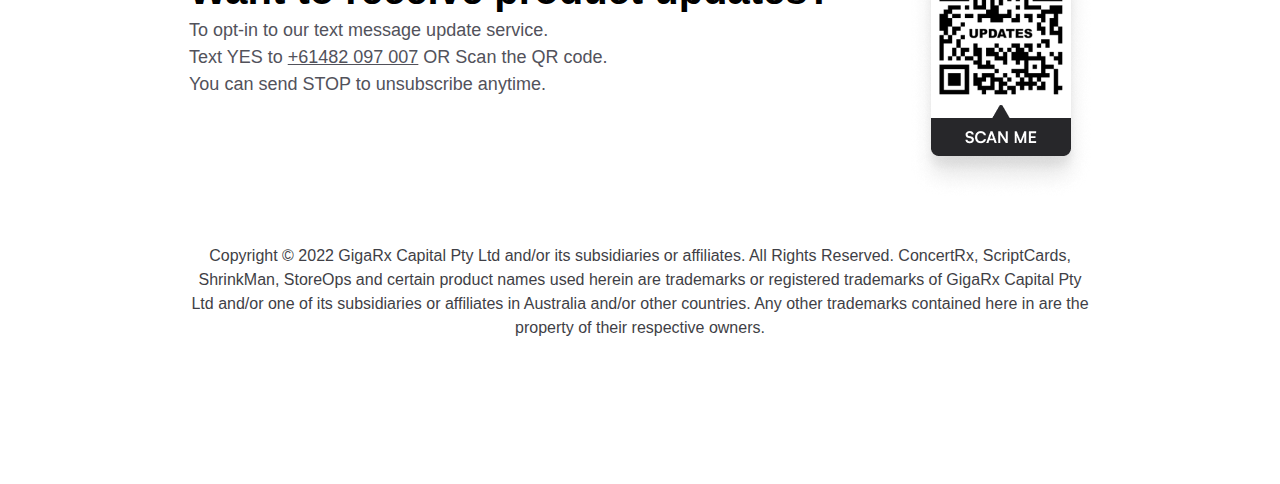
<file: terms-and-conditions.html>
<!DOCTYPE html>
<html lang="en">
<head>
    <meta charset="UTF-8">
    <meta http-equiv="X-UA-Compatible" content="IE=edge">
    <meta name="viewport" content="width=device-width, initial-scale=1.0">
    <title>ConcertRX Terms and Conditions</title>
    <link rel="stylesheet" href="privacy-policy.css">
    <style>
        @import url('https://fonts.cdnfonts.com/css/satoshi');
    </style>
</head>
<body>
    <div class="privacy-policy">
        <header>
            <div class="nav">
                <img src="img/Group.png" alt="">
                <div class="nav-lists">
                    <p class="lists-p"> <a id="h1" href="index.html"> Product</a></p>
                    <p class="lists-p"> <a id="h1" href="our-story.html"> Our Story</a></p>
                    <p class="lists-p"> <a id="h1" href="pricing.html"> Pricing</a></p>
                </div>
                <div class="log-in-get-started">
                    <p class="log-in">Login</p>
                    <p class="get-started">Get Started</p>
                </div>
                <svg id="ham-burger" width="32" height="32" viewBox="0 0 32 32" fill="none" xmlns="http://www.w3.org/2000/svg">
                    <path d="M5 10H27M5 16H27M5 22H27" stroke="black" stroke-miterlimit="10" stroke-linecap="round"/>
                    </svg>
            </div>
            <div class="header-heading-info">
                <h1 class="header-heading">Terms and Conditions</h1>
            </div>
        </header>
        <div class="main">
            <h1 class="main-heading">Date updated: 11/09/2022</h1>
            <div class="all-paragraphs">
                <p>1.1 Privacy Framework</p>
                <p>ConcertRX Pty Ltd ABN 77 659 713 176 (ConcertRX) has developed and operates the ConcertRX® patient journey application to enable pharmacies to send pharmacy patients/customers just-in-time updates via SMS messages (ConcertRX App). ConcertRX recognises the importance of privacy and is committed to the management and handling of Personal Information and Sensitive Information in an open and transparent way in compliance with the Australian Privacy Act 1988 (Cth) (Privacy Act). This policy creates a framework to ensure that any Personal Information ConcertRX holds is collected, used, stored and disclosed in accordance with the Australian Privacy Principles in the Privacy Act and with any other relevant federal or state and territory legislation relating to privacy, whether or not specific to the health sector.</p>
                <p>ConcertRX ensures that all Personal Information is held securely in accordance with this Privacy Policy and privacy laws and is treated with respect and care. You have the right to contact us to access or correct your Personal Information. We encourage you to contact us if you have questions or concerns about your privacy or how your Personal Information is handled by ConcertRX.</p>
                <p>In addition, ConcertRX assesses whether the GDPR applies to any personal data it collects, processes or stores. Accordingly, please notify ConcertRX in writing if you are currently, or in the future become, a resident of the European Union, so that ConcertRX can assess whether any Personal Information it holds falls within the scope of the GDPR.</p>
                <p>1.2 Scope</p>
                <p>This Privacy Policy applies when you sign up for, access, or use ConcertRX’s products solutions and in relation to Personal Information ConcertRX may otherwise collect during the course of our business, or a ConcertRX user may enter into the ConcertRX App, as set out in this Privacy Policy.</p>
                <p>ConcertRX may amend the Privacy Policy at any time, with effect from the time the updated version is posted on ConcertRX’s website.</p>
                <p>This policy does not apply to the handling of Personal Information about ConcertRX employees, which is the subject of a separate policy.</p>
                <p>ConcertRX may access, collect and hold information about individuals who may be customers, pharmacy employees, customers of pharmacies, job applicants, business contacts and others.</p>
                <p>The information ConcertRX typically collects, holds and processes is detailed below.</p>
                <p>2.1 Pharmacy Customers and Potential Customers</p>
                <p>• Information obtained when you access ConcertRX’s website or the ConcertRX App</p>
                <p>• Information obtained during sales calls and presentations, such as name, contact information, role/position details, summary of discussions</p>
                <p>• Pharmacy users – name, contact information, pharmacy details, personal identification</p>
                <p>Information for processing payments via Stripe </p>
                <p> Pharmacy contact details – address, email, phone number, ABN</p>
                <p>Pharmacy IP address</p>
                <p>Responses to customer surveys</p>
                <p>Social medial information</p>
                <p>2.2 Customers of Pharmacies</p>
                <p>• Information obtained when a pharmacy inputs pharmacy customer details into the ConcertRX App, including:</p>
                <p>o Patient and/or Carer name</p>
                <p>o Patient and/or Carer mobile phone number</p>
                <p> o Prescribed or dispensed medication</p>
                <p>o Details of other pharmacy products purchased</p>
                <p> o Dates of visits to pharmacy</p>
                <p> 2.3 Other Business Contacts </p>
                <p>• Name, business address, ABN</p>
                <p>• Contact information for relevant personnel, including telephone number(s) and email address(es)</p>
                <p>• Work, professional and employment references, reports and assessments</p>
                <p> • Information from public domain websites</p>
                <p> • Financial and other information obtained from credit checks and reports </p>
                <p> • Bank information for payment of invoices</p>
                <p>• Vaccination status for COVID-19 or other relevant public health/pandemic instances, where you will attend ConcertRX offices or have face-to-face contact with ConcertRX personnel or customers</p>
                <p> 2.4 Job Applicants</p>
                <p>The types of Personal Information ConcertRX collects from job applicants, including for both employment and contract positions, may include:</p>
                <p>• Employment history and qualifications</p>
                <p>• Contact information, including email address, phone number(s) and residential address</p>
                <p>• Opinions about suitability for employment from referees and previous employers</p>
                <p> • Taxation and banking details and superannuation fund details</p>
                <p>• Information from public domain and social media websites </p>
                <p>• Identification information, such as driver licence /passport details and date of birth </p>
                <p> • Confirmation of working rights (for non-Australian residents)</p>
                <p>• Vaccination status for COVID-19 and/or other pandemics</p>
                <p>• AHPRA registration data</p>
                <p>• “Right to work” check to ascertain right to reside and work in Australia</p>
                <p>• Police clearance, where required for customer facing roles employment purposes</p>
                <p>• Vaccination status for COVID-19 or other relevant public health/pandemic instances, where relevant for the performance of the role being applied for</p>
                <p>Job applicants have the right to not disclose Personal Information, however ConcertRX may not be able to assess a candidate’s suitability for employment when it does not receive all necessary information. ConcertRX will only disclose the Personal Information of job applicants to third parties with the consent of the job applicant, or as otherwise permitted in limited circumstances by law. Once a position has been filled, all applications received by ConcertRX are filed and kept in ConcertRX’s human resources files.</p>
                <p>The following information, if previously collected, will not be retained for applicants who do not commence employment or a contract position with ConcertRX: bank account details, driver licence/passport, Tax File Number, superannuation fund details, next of kin.</p>
                <p>3.1 How Will ConcertRX Collect Your Personal Information</p>
                <p>Wherever possible, ConcertRX will collect Personal Information about you directly from you. Nevertheless, on some occasions ConcertRX may collect your Personal Information from other sources, such as:</p>
                <p>• Your pharmacy</p>
                <p>• Third party agents or data providers</p>
                <p>• Public domain websites on the Internet</p>
                <p>• Publicly available directories and listings</p>
                <p>• Newspapers, magazines, professional journals and the electronic media </p>
                <p>• Interactions with ConcertRX via various social media sites</p>
                <p>• Personal interactions and/or communications with ConcertRX employees and/or contractors</p>
                <p>Personal information about you which ConcertRX collects and holds may vary depending on your particular interaction with ConcertRX and will be for a legitimate business purpose. This may include financial and health Sensitive Information.</p>
                <p>3.2 Collection of Your Personal Information Through ConcertRX’s Website</p>
                <p> ConcertRX’s website may provide for direct input of Personal Information under some circumstances. In addition, ConcertRX’s websites make use of ‘cookies’ which are small text files that are stored in the visitor's local browser cache. This enables recognition of the visitor's browser to optimise the website and simplify its use. Most browsers are set up to accept these cookies automatically, however you can deactivate the storing of cookies or adjust your browser to inform you before the cookie is stored on your computer. Data collected via cookies will not be used to determine the personal identity of the website visitor.</p>
                <p>ConcertRX collects non-personally identifying information from web browsers and servers, such as the browser type, language preference, referring site, and the date and time of each visitor request. This assists ConcertRX better understand how visitors use its website. ConcertRX may release aggregated non-personally identifying information and may use third-party services such as Google Analytics to collect and store this information.</p>
                <p>ConcertRX expects to increasingly make use of web analytics, including analysis by third party service providers, which may use IP addresses. While this may in some circumstances be ‘Personal Information’ neither ConcertRX nor the service providers have any interest in an individual’s browser activities and will not use the information to identify website visitors or take any action targeted to individuals without having obtained that person’s consent.</p>
                <p>3.3 How Will ConcertRX Hold and Use Your Personal Information</p>
                <p> ConcertRX may disclose information about you in the course of any of the uses described above, including to related businesses and third-party service providers for routine business purposes, such as credit card processing, fraud management services, order fulfillment, IT services, email service providers, data hosting, customer support, customer surveys, marketing, data processing and validation, data storage or archiving, printing and mailing. ConcertRX will use only reputable service providers and will ensure that it enters into appropriate contractual provisions with service providers to safeguard your privacy.</p>
                <p> 4.1 Overseas Recipients</p>
                <p>ConcertRX engages with a number of third-party service providers who have global operations, such as Shopify, Facebook, Mailchimp, AWS, Xero, Zendesk. In the context of routine work with its international service providers, ConcertRX may transfer your Personal Information to ConcertRX service providers located outside of Australia. Under these circumstances, your Personal Information will always be stored in a secure manner which is at least as robust as the practices followed by ConcertRX in Australia.</p>
                <p> 4.2 European General Data Protection Regulation (GDPR) If you are a European resident, ConcertRX may be subject to GDPR in relation to Personal Information it holds about you. Accordingly, we request that you notify us if you are a European resident when you transfer your Personal Information to us or if you are aware that we are collecting your Personal Information. Your Personal Information will still be subjected to the same information security standards as are applied to all Personal Information held by ConcertRX. However, we may manage your Personal Information in a different manner to take account of data portability entitlements and other GDPR-specific requirements, as outlined in ConcertRX’s Privacy Policy.</p>
                <p>5.1 Data Security</p>
                <p>ConcertRX uses technical and organisational security precautions to protect your data from misuse, interference or loss and from unauthorised access, modification or disclosure. ConcertRX’s CyberSecurity procedures are regularly reviewed based on new technological developments to ensure that any Personal Information that is provided to ConcertRX by you through ConcertRX’s systems will be protected against possible misuse by third parties. In the event of an actual or suspected data breach, ConcertRX will follow the procedures outlined in its Mandatory Data Breach Response Plan, including</p>
                <p>• containing the Data Breach</p>
                <p>• conducting a risk assessment to assess the severity rating of a suspected or known Data Breach</p>
                <p>• assessing whether an Eligible Data Breach has occurred.</p>
                <p>If an Eligible Data Breach has occurred, ConcertRX may report the Data Breach to third parties as required by the Privacy Act, or to other ConcertRX business partners or service providers. ConcertRX will contact you if you have been personally impacted by an Eligible Data Breach.</p>
                <p>5.2 Data Retention</p>
                <p>ConcertRX will maintain your Personal Information for as long as is necessary to fulfil the purposes for which it was collected and for additional legal purposes related to ConcertRX’s legitimate business interests. If ConcertRX becomes aware that you are a European resident, it will ensure that your personal data is kept in a form which permits the identification of data subjects for no longer than is necessary for the purposes for which the personal data is processed. ConcertRX will delete from its records Personal Information which is no longer required.</p>
                <p>5.3 Data Access and Correction</p>
                <p>You may request access to Personal Information ConcertRX holds about you at any time. If you believe your Personal Information is inaccurate, out of date, incomplete, irrelevant or misleading, you may request to have it corrected and/or supplemented.</p>
                <p> Requests to access or correct Personal Information should be sent to the Privacy Officer. Please provide as much detail as possible to assist in the location of information ConcertRX may be holding about you, such as your name, contact details, any former name(s), and if possible the context, for example, your relationship with ConcertRX. Please specify if you are seeking access to specific Personal Information.</p>
                <p>ConcertRX will respond to your request within 30 days of receipt or within any further time notified to you in writing, or if you are a European resident, will correct any of your inaccurate personal data without undue delay. ConcertRX will take reasonable steps to verify the identity of any person requesting access to or correction of their Personal Information to ensure that the person making the request is actually the data subject.</p>
                <p>5.4 Deletion of Data</p>
                <p>You may notify ConcertRX at any time if you do not wish ConcertRX to retain your Personal Information. ConcertRX will comply with all such requests wherever practicable and lawful. ConcertRX will take reasonable steps to verify the identity of any person requesting erasure of their Personal Information to ensure that the person making the request is actually the data subject. If you are a European resident, ConcertRX will correct any of your inaccurate personal data without undue delay where the right to be forgotten applies.</p>
                <p>6.1 Complaints</p>
                <p> All complaints regarding your Personal Informational should be made in writing to ConcertRX’s Privacy Officer. ConcertRX will respond to your complaint within 30 days of receipt of your correspondence or within any further time notified to you in writing.</p>
                <p>If you are not satisfied with the outcome of the response you receive, we can refer you to the Office of the Australian Information Commissioner (as applicable) for further investigation.</p>
                <p>6.2 Privacy contact information</p>
                <p>All requests relating to access, correction or deletion of Personal Information, or any other information relating to ConcertRX’s Privacy Policy should be made in writing to:</p>
                <p>The Privacy Officer</p>
                <p>ConcertRX Pty Ltd</p>
                <p>Address 447 High Street, Penrith, NSW 2750</p>
                <p>Email support@concertrx.com </p>
                <p> Phone 02 9090 4007</p>
                <p>Definitions</p>
                <p>ConcertRX: ConcertRX Pty Ltd, ABN 77 659 713 176</p>
                <p> Confidential Information: Information that is not known to, or readily accessible by, the public and disclosure of that information would cause harm to or disadvantage a person or organisation. Access and disclosure of Confidential Information must be controlled and will only be given to persons who require access to perform their duties.</p>
                <p>Data Breach: An incident, in which Personal Information or Confidential Information is lost or subjected to unauthorised access, modification, disclosure, or other misuse or interference.</p>
                <p>Eligible Data Breach: A Data Breach which has caused serious harm to an individual requiring notification under the Notifiable Data Breaches Scheme under the Privacy Act.</p>
                <p>GDPR: The General Data Protection Regulation (EU)</p>
                <p> Personal Information: Any information or an opinion about an identified individual, or an individual who is reasonably identifiable, as defined in the Privacy Act, or which is classified as personal data under the GDPR.</p>
                <p>Privacy Act: Privacy Act 1988 (Cth).</p>
                <p>Sensitive Information: Personal Information categorised as Sensitive Information under the Privacy Act, including but not limited to health records.</p>
            </div>
        </div>
        <footer>
            <div class="footer-main">
                <img id="footer-img" src="img/Group.png" alt="">
                <div class="all-footer-cards">
                    <div class="card-footer-1"><!--card-1-->
                        <h1 class="card-1-heading">Product</h1>
                        <div class="card-1-details">
                            <p class="details-p">Login</p>
                            <p class="details-p">Pricing</p>
                            <p class="details-p">----</p>
                            <p class="details-p">---</p>
                        </div>
                    </div>
                    <div class="card-footer-1"><!--card-2-->
                        <h1 class="card-1-heading">Use Cases</h1>
                        <div class="card-1-details">
                            <p class="details-p">Ozempic Waiting List</p>
                            <p class="details-p">Compounding Workflow</p>
                            <p class="details-p">Vaccination Journey </p>
                            <p class="details-p">Special Orders</p>
                            <p class="details-p">Drug Journeys</p>
                        </div>
                    </div>
                    <div class="card-footer-1"><!--card-3-->
                        <h1 class="card-1-heading">Company</h1>
                        <div class="card-1-details">
                            <p class="details-p">About Us</p>
                            <p class="details-p">Careers</p>
                            <p class="details-p">FAQs</p>
                        </div>
                    </div>
                    <div class="card-footer-1"><!--card-4-->
                        <h1 class="card-1-heading">Support</h1>
                        <div class="card-1-details">
                            <p class="details-p-number">Australia: 0482 097 007</p>
                            <p class="details-p-number">United Kingdom: 07700 174007</p>
                        </div>
                    </div>
                    <div class="card-footer-1"><!--card-5-->
                        <h1 class="card-1-heading">Contact us</h1>
                        <div class="card-1-details">
                            <div class="details-svg">
                                <svg width="25" height="24" viewBox="0 0 25 24" fill="none" xmlns="http://www.w3.org/2000/svg">
                                    <path d="M21.6665 10C21.6665 17 12.6665 23 12.6665 23C12.6665 23 3.6665 17 3.6665 10C3.6665 7.61305 4.61472 5.32387 6.30254 3.63604C7.99037 1.94821 10.2796 1 12.6665 1C15.0535 1 17.3426 1.94821 19.0305 3.63604C20.7183 5.32387 21.6665 7.61305 21.6665 10Z" stroke="#27272A" stroke-linecap="round" stroke-linejoin="round"/>
                                    <path d="M12.6665 13C14.3234 13 15.6665 11.6569 15.6665 10C15.6665 8.34315 14.3234 7 12.6665 7C11.0096 7 9.6665 8.34315 9.6665 10C9.6665 11.6569 11.0096 13 12.6665 13Z" stroke="#27272A" stroke-linecap="round" stroke-linejoin="round"/>
                                </svg>
                                <p class="details-p">Level 29/66-84 Goulburn St 
                                    Sydney NSW 2000</p>
                            </div>
                            <div class="details-svg">
                                <svg width="25" height="24" viewBox="0 0 25 24" fill="none" xmlns="http://www.w3.org/2000/svg">
                                    <path d="M4.6665 4H20.6665C21.7665 4 22.6665 4.9 22.6665 6V18C22.6665 19.1 21.7665 20 20.6665 20H4.6665C3.5665 20 2.6665 19.1 2.6665 18V6C2.6665 4.9 3.5665 4 4.6665 4Z" stroke="#27272A" stroke-linecap="round" stroke-linejoin="round"/>
                                    <path d="M22.6665 6L12.6665 13L2.6665 6" stroke="#27272A" stroke-linecap="round" stroke-linejoin="round"/>
                                </svg>
                                <p class="details-p-mail">finance@gigarx.capital</p>
                            </div>
                        </div>
                    </div>
                </div>
                <div class="footer-main-info">
                    <p class="info-p"> <a id="info-p" href="privacy-policy.html"> Privacy Policy</a></p>
                    <hr>
                    <p class="info-p"> <a id="info-p" href="terms-and-conditions.html"> Terms and Conditions</a></p>
                    <hr>
                    <p class="info-p"> <a id="info-p" href="end-user.html"> EULA</a></p>
                    <hr>
                    <p class="info-p"> <a id="info-p" href="security.html">Security</a> </p>
                    <hr>
                    <p class="info-p-map">Site Map</p>
                </div>
                <div class="main-info-end">
                    <p class="powered-by">Powered by</p>
                    <img src="img/GigaRx-Capital-logo.png" alt="">
                </div>
            </div>
            <div class="footer-info">
                <div class="footer-instructions">
                    <div>
                        <h1 class="instructions-heading">Want to receive product updates? </h1>
                        <p class="instructions-paragraph">To opt-in to our text message update service.</p>
                        <p class="instructions-paragraph"> Text YES to <span class="span-number">+61482 097 007</span> OR Scan the QR code.</p>
                        <p class="instructions-paragraph">You can send STOP to unsubscribe anytime.</p>
                    </div>
                    
                    <img id="info-bar-code" src="img/Frame 813064.png" alt="">
                </div>
                <p class="footer-copyright">Copyright © 2022 GigaRx Capital Pty Ltd and/or its subsidiaries or affiliates. All Rights Reserved. ConcertRx, ScriptCards, ShrinkMan, StoreOps and certain product names used herein are trademarks or registered trademarks of GigaRx Capital Pty Ltd and/or one of its subsidiaries or affiliates in Australia and/or other countries. Any other trademarks contained here in are the property of their respective owners.</p>
            </div>           
        </footer>
    </div>
</body>
</html>
</file>
<file: styles.css>
body{
    margin: 0;
    padding: 0;
    font-family: 'Satoshi', sans-serif;
}
*{
    margin: 0;
    padding: 0;
} 
.responsive-info{
    display: none;
}
.product-page-v1{
    width: 100%;
    display: flex;
    justify-content: center;
    max-width: 1440px;
    margin-left: auto;
    margin-right: auto;
    flex-direction: column;
}
.product-page-v1-header{
    height: 696px;
    background-color: rgba(72, 182, 73, 0.03);
}
.product-page-v1-nav{
    display: flex;
    justify-content: space-between;
    align-items: center;
    margin-left: 40px;
    margin-right: 40px;
    margin-top: 30px;
}
.nav-list{
    display: flex;
    gap: 20px;
}
.nav-button{
    display: flex;
    gap: 24px;
    align-items: center;
}
#h1-product{
    text-decoration: none;
    font-style: normal;
    font-weight: 700;
    font-size: 14px;
    line-height: 100%;
    color: #48B649;
}
#h1{
    text-decoration: none;
    color: black;
    font-style: normal;
    font-weight: 700;
    font-size: 14px;
    line-height: 100%;
}
#info-p{
    text-decoration: none;
    color: black;
}
.nav-button-log-in{
    font-style: normal;
    font-weight: 500;
    font-size: 16px;
    line-height: 100%;
    color: #48B649;
}
.nav-button-get-started{
    font-style: normal;
    font-weight: 700;
    font-size: 16px;
    line-height: 100%;
    border-radius: 22px;
    padding: 14px 24px;
    background: #48B649;
    color: white;
}
.product-page-v1-main{
    display: flex;
    flex-direction: column;
    /* justify-content: center; */
    text-align: center;
    padding: 80px 40px;
    width: 100%;
    max-width: 624px;
    /* justify-content: end; */
    align-self: center;
    gap: 30px;
 

    /* align-items: center; */
}
.main{
    display: flex;
    justify-content: center;
}
.product-page-v1-main-heading{
    display: flex;
    align-items: center;
    justify-content: center;
    gap: 8px;
}
.product-page-v1-main-heading-p{
    font-weight: 500;
    font-size: 14px;
    line-height: 150%;
    color: #71717A;
}
.product-page-v1-main-topic{
    font-style: normal;
    font-weight: 700;
    font-size: 64px;
    line-height: 110%;
    display: flex;
    justify-content: center;
    text-align: center;
}
.product-page-v1-main-paragraph{
    font-style: normal;
    font-weight: 400;
    font-size: 18px;
    line-height: 150%;
    letter-spacing: -0.01em;
    color: #52525B;
}
.product-page-v1-main-button{
    display: flex;
    justify-content: center;
    gap: 8px;
    align-items: center;
}
.product-page-v1-main-button-try-now{
    font-style: normal;
    font-weight: 700;
    font-size: 16px;
    line-height: 100%;
    border-radius: 22px;
    padding: 16px 32px;
    background: #48B649;
    color: white;
}
.product-page-v1-main-button-pricing{
    font-style: normal;
    font-weight: 700;
    font-size: 16px;
    line-height: 100%;
    border: 1px solid #48B649;
    border-radius: 22px;
    padding: 16px 32px;
    color: #48B649;
}
.product-page-inner-heading{
    display: flex;
    flex-direction: column;
    gap: 8px;
    justify-content: center;
    text-align: center;
    padding-top: 40px;
}
.inner-info{
    display: flex;
    gap: 8px;
    justify-content: center;
    align-items: center;
}
.inner-info-p{
    font-style: normal;
    font-weight: 500;
    font-size: 14px;
    line-height: 150%;
    letter-spacing: -0.01em;
    color: #27272A;
}
.inner-h1{
    font-weight: 700;
    font-size: 48px;
    line-height: 130%;
    letter-spacing: -0.04em;
    color: #27272A;
}
.inner-paragraph{
    font-weight: 400;
    font-size: 18px;
    line-height: 150%;
    letter-spacing: -0.01em;
    color: #52525B;
}
.page-video-info{
    display: flex;
    gap: 20px;
    align-items: center;
    padding-top: 50px;
    /* padding-bottom: 50px; */
    justify-content: center;
}
.left-info-heading{
    font-style: normal;
    font-weight: 500;
    font-size: 14px;
    line-height: 100%;
    color: #27272A;
    display: flex;
    justify-content: center;
    padding-bottom: 10px;
}
.left-info-paragraph{
    font-style: normal;
    font-weight: 400;
    font-size: 12px;
    line-height: 120%;
    text-align: center;
    color: #52525B;
    align-items: center;
    
}
.page-video-left-info{
    width: 100%;
    max-width: 175px;
    /* max-width: 175px; */
    display: flex;
    flex-direction: column;
    align-items: center;
    text-align: center;
}
/* #left-info-img{
    padding-left: 100px;
} */
.right-info-heading{
    font-style: normal;
    font-weight: 500;
    font-size: 14px;
    line-height: 100%;
    color: #27272A;
    display: flex;
    justify-content: center;
    padding-bottom: 10px;
}
.right-info-paragraph{
    font-style: normal;
    font-weight: 400;
    font-size: 12px;
    line-height: 120%;
    text-align: center;
    color: #52525B;
    align-items: center;
    
}
.page-video-right-info{
    width: 100%;
    max-width: 175px;
    display: flex;
    flex-direction: column;
    align-items: center;
    text-align: center;
}
#right-info-img{
    padding-right: 100px;
}
.bottom-info-heading{
    font-style: normal;
    font-weight: 500;
    font-size: 14px;
    line-height: 100%;
    color: #27272A;
    display: flex;
    justify-content: center;
    padding-bottom: 10px;
}
.bottom-info-paragraph{
    font-style: normal;
    font-weight: 400;
    font-size: 12px;
    line-height: 120%;
    text-align: center;
    color: #52525B;
    align-items: center;
    
}
.page-video-bottom-info{
    width: 100%;
    max-width: 175px;
    display: flex;
    flex-direction: column;
    align-items: center;
    text-align: center;
    /* justify-content: center; */
}
.bottom-info{
    display: flex;
    justify-content: center;
    margin-bottom: 40px;
}
/* .all-cards{
    margin: 60px;
} */
.concert-rx-detail-1{
    display: flex;
    height: 627px;
    align-items: center;
    margin: 40px;
}
.concert-rx-detail-2{
    display: flex;
    height: 627px;
    align-items: center;
    margin: 40px;
}
.container-1-svg-easy-work-flow{
    display: flex;
    align-items: center;
    text-align: center;
    gap: 8px;
    /* justify-content: center; */
}
.container-1-easy-work-flow{
    font-weight: 500;
    font-size: 12px;
    line-height: 150%;
    letter-spacing: -0.01em;
}
.detail-1-img{
    z-index: 1;
}
.detail-2-img{
    position: relative;
    right: 60px;
}
.detail-1-paragraph{
    font-weight: 400;
    font-size: 16px;
    line-height: 150%;
    letter-spacing: -0.01em;
    color: #52525B;
    width: 100%;
    max-width: 405px;
}
.detail-2-paragraph{
    width: 100%;
    max-width: 405px;
    font-weight: 400;
    font-size: 16px;
    line-height: 150%;
    letter-spacing: -0.01em;
    color: #52525B;
}
.detail-1-container{
    height: 100%;
    background: #FAFAFA;
    display: flex;
    flex-direction: column;
    justify-content: center;
    padding-left: 60px;
    position: relative;
    right: 60px;
    border-radius: 8px;
}
.detail-2-container{

    height: 100%;
    background: #FAFAFA;
    display: flex;
    flex-direction: column;
    justify-content: center;
    padding-left: 60px;
    position: relative;
    border-radius: 8px;
}
.detail-1-heading{
    font-style: normal;
    font-weight: 700;
    font-size: 48px;
    line-height: 120%;
    letter-spacing: -0.04em;
}

.trusted-svg-title{
    display: flex;
    flex-direction: column;
    gap: 8px;
    width: 100%;
    max-width: 1440px;
    align-items: center;
    padding-top: 60px;
    padding-bottom: 40px;
}
.svg-title{
    display: flex;
    align-items: center;
    gap: 8px;
}
.trusted-heading{
    font-weight: 700;
    font-size: 48px;
    line-height: 120%;
    letter-spacing: -0.04em;
}
.trusted-title{
    font-weight: 500;
    font-size: 14px;
    line-height: 150%;
    letter-spacing: -0.01em;
    color: #71717A;
}
.trusted-main{
    display: flex;
    flex-direction: column;
    align-items: center;
    background: #FAFAFA;
    gap: 28px;
    padding: 48px 80px;
}
.paragraph-trusted-main{
    text-align: center;
    width: 100%;
    max-width: 742px;
    font-weight: 400;
    font-size: 18px;
    line-height: 150%;
    color: #52525B;
}
hr{
    display: none;
}
#ham-burger{
    display: none;
}
.author-name{
    font-weight: 700;
    font-size: 14px;
    line-height: 100%;
    text-align: center;
}
.author-title{
    font-weight: 400;
    font-size: 14px;
    line-height: 100%;
    color: #52525B;
    text-align: center;
}
.author-svg{
    text-align: center;
}
.lets-connect{
    display: flex;
    flex-direction: column;
    gap: 20px;
    align-items: center;
    padding-top: 40px;
    padding-bottom: 40px;
}
.svg-lets-connect{
    display: flex;
    align-items: center;
    gap: 8px;
}
.lets-connect-title{
    font-weight: 500;
    font-size: 14px;
    line-height: 150%;
    letter-spacing: -0.01em;
    color: #71717A;
}
.lets-connect-heading{
    font-weight: 700;
    font-size: 48px;
    line-height: 120%;
    letter-spacing: -0.04em;
}
.lets-connect-paragraph{
    font-weight: 400;
    font-size: 14px;
    line-height: 150%;
    width: 630px;
    text-align: center;
    letter-spacing: -0.01em;
    color: #52525B;
}
.lets-connect-button{
    font-weight: 500;
    font-size: 14px;
    line-height: 130%;
    letter-spacing: -0.01em;
    color: white;
    border-radius: 32px;
    background: #48B649;
    padding: 16px 32px;
    text-align: center;
}
.lets-connect-credit-now{
    font-weight: 400;
    font-size: 12px;
    line-height: 100%;
    letter-spacing: -0.01em;
    color: #27272A;
    text-align: center;
}
/* .main-footer{
    background-image: url("Frame 813054.png");
} */
.footer-main{
    width: 100%;
    display: flex;
    flex-direction: column;
    align-items: center;
    padding: 64px 0px;
    gap: 48px;
    background-image: url("img/Frame\ 813054.png");
}
.all-footer-cards{
    display: flex;
    gap: 32px;
    align-items: flex-start;
}
.card-1-heading{
    font-weight: 700;
    font-size: 20px;
    line-height: 100%;
}
.card-1-details{
    display: flex;
    flex-direction: column;
    gap: 12px;
    padding-top: 20px;
}
.details-p{
    font-weight: 500;
    font-size: 14px;
    line-height: 150%;
    color: #3F3F46;
}
.details-p-mail{
    font-weight: 500;
    font-size: 14px;
    line-height: 150%;
    color: #3F3F46;
    text-decoration: underline;
}
.details-p-number{
    font-weight: 700;
    font-size: 14px;
    line-height: 150%;
}
.card-footer-1{
    width: 214px;
}
.details-svg{
    display: flex;
    gap: 12px;
}
.footer-main-info{
    display: flex;
    gap: 20px;
}
.info-p{
    padding: 0px 10px;
    font-weight: 500;
    font-size: 16px;
    line-height: 100%;
    border-right: 1px solid black;
}
.info-p-map{
    font-weight: 500;
    font-size: 16px;
    line-height: 100%;
}
.powered-by{
    font-weight: 500;
    font-size: 12px;
    line-height: 100%;
    color: #52525B;
}
.main-info-end{
    display: flex;
    flex-direction: column;
    align-items: center;
}
.footer-main{
    width: 100%;
    display: flex;
    flex-direction: column;
    align-items: center;
    padding: 64px 0px;
    gap: 48px;
    background-image: url("img/Frame\ 813054.png");
}
.all-footer-cards{
    display: flex;
    gap: 32px;
    align-items: flex-start;
}
.card-1-heading{
    font-weight: 700;
    font-size: 20px;
    line-height: 100%;
}
.card-1-details{
    display: flex;
    flex-direction: column;
    gap: 12px;
    padding-top: 20px;
}
.details-p{
    font-weight: 500;
    font-size: 14px;
    line-height: 150%;
    color: #3F3F46;
}
.details-p-mail{
    font-weight: 500;
    font-size: 14px;
    line-height: 150%;
    color: #3F3F46;
    text-decoration: underline;
}
.details-p-number{
    font-weight: 700;
    font-size: 14px;
    line-height: 150%;
}
.card-footer-1{
    width: 100%;
    max-width: 214px;
}
.details-svg{
    display: flex;
    gap: 12px;
}
.footer-main-info{
    display: flex;
    gap: 20px;
}
.info-p{
    font-weight: 500;
    font-size: 16px;
    line-height: 100%;
    border-right: 1px solid black;
}
.info-p-map{
    font-weight: 500;
    font-size: 16px;
    line-height: 100%;
}
.powered-by{
    font-weight: 500;
    font-size: 12px;
    line-height: 100%;
    color: #52525B;
}
.main-info-end{
    display: flex;
    flex-direction: column;
    align-items: center;
}
.footer-info{
    display: flex;
    flex-direction: column;
    padding: 80px 189px;
    gap: 48px;
}
.footer-instructions{
    display: flex;
    justify-content: space-between;
    gap: 16px;
}
.instructions-heading{
    font-weight: 700;
    font-size: 40px;
    line-height: 54px;
}
.instructions-paragraph{
    font-weight: 400;
    font-size: 18px;
    line-height: 150%;
    color: #52525B;
}
.span-number{
    text-decoration: underline;
}
.footer-copyright{
    font-weight: 500;
    font-size: 16px;
    line-height: 150%;
    text-align: center;
    color: #3F3F46;
}
.span-experience{
    color: #48B649;
}
footer{
    padding: 64px 0px;
}
#page-video{
    width: 100%;
    max-width: 842px;
}
@media only screen and (max-width: 600px){
    .product-page-v1{
        width: 100%;
        display: flex;
        justify-content: center;
        max-width: 600px;
        margin-left: auto;
        margin-right: auto;
        flex-direction: column;
    }
    .product-page-v1-main{
        display: flex;
        flex-direction: column;
        width: 100%;
        align-items: center;
    }
    .nav-list{
        display: none;
    }   
    .nav-button{
        display: none;
    }   
    .product-page-v1-main-heading-p{
        font-size: 12px;
    }
    .product-page-v1-main-topic{
        width: 100%;
        max-width: 342px;
        font-size: 36px;
    }
    .product-page-v1-main-paragraph{
        width: 100%;
        max-width: 343px;
        font-size: 16px;
    }
    .product-page-v1-main-button{
        display: flex;
        flex-direction: column;
        gap: 16px;
        
    }
    .product-page-v1-main-button-try-now{
        width: 100%;
        max-width: 343px;
    }
    .product-page-v1-main-button-pricing{
        width: 100%;
        max-width: 343px;
    }
    .inner-info-p{
        font-size: 12px;
    }
    .inner-h1{
        font-size: 28px;
    }
    .inner-paragraph{
        font-size: 16px;
        width: 100%;
        max-width: 340px;
    }
    .product-page-inner-heading{
        /* width: 100%;
        max-width: 340px; */
        display: flex;
        flex-direction: column;
        align-items: center;
    }
    .page-video{
        display: flex;
        flex-direction: column;
    }
    .page-video-left-info{
        display: none;
    }
    #page-video{
        width: 343px;
    }
    #left-info-img{
        display: none;
    }
    #right-info-img{
        display: none;
    }
    #bottom-info-img{
        display: none;
    }
    .page-video-info{
        display: flex;
        flex-direction: column;
        align-items: center;
    }
    .bottom-info{
        padding-top: 30px;
    }
    .all-cards{
        display: flex;
        flex-direction: column;
        
        align-items: center;
        margin: 0%;
    }
    .concert-rx-detail-1{
        width: 100%;
        max-width: 343px;
        display: flex;
        flex-direction: column-reverse;
        margin: 0%;
        align-items: center;
    }
    .detail-1-paragraph{
        font-size: 16px;
        text-align: center;
    }
    .detail-2-paragraph{
        font-size: 16px;
        text-align: center;
        width: 343px;
    }
    .detail-3-paragraph{
        font-size: 16px;
        text-align: center;
    }
    .concert-rx-detail-2{
        display: flex;
        flex-direction: column;
        justify-content: center;
    }
    
    .container-1-svg-easy-work-flow{
        padding-right: 80px;
        padding-left: 80px;
    }
    .container-2-svg-easy-work-flow{
        padding-right: 80px;
        padding-left: 80px;
    }
    .container-3-svg-easy-work-flow{
        /* padding-right: 80px; */
        padding-left: 35px;
    }
    .detail-1-heading{
        font-size: 28px;
        display: flex;
        align-items: center;
        padding-right: 40px;
        padding-left: 40px;
    }
    .detail-2-heading{
        font-size: 28px;
        display: flex;
        justify-content: flex-end;
        
        padding-left: 60px;
    }
    .detail-3-heading{
        font-size: 28px;
        display: flex;
        align-items: center;
        padding-right: 40px;
        padding-left: 40px;
    }
    .detail-1-container{
        background: white;
        border: none;
        display: flex;
        flex-direction: column;
        gap: 20px;
    }
    .detail-2-container{
        background: white;
        border: none;
        display: flex;
        flex-direction: column;
        gap: 20px;
    }
    .detail-3-container{
        background: white;
        border: none;
        display: flex;
        flex-direction: column;
        gap: 20px;
    }
    #detail-1-img{
      width: 343px;
      display: flex;
      align-items: center;
    }
    #detail-2-img{
        width: 343px;
        display: flex;
        align-items: center;
      }
    .trusted-title{
        font-size: 12px;
    }
    .trusted-heading{
        font-size: 28px;
    }
    .paragraph-trusted-main{
        font-size: 16px;
        width: 100%;
        max-width: 343px;
    }
    .lets-connect-heading{
        font-size: 28px;
    }
    .lets-connect-paragraph{
        font-size: 16px;
        width: 100%;
        max-width: 343px;
    }
    .lets-connect-button{
        width: 100%;
        max-width: 343px;
    }
    .all-footer-cards{
        width: 100%;
        max-width: 375px;
        display: grid;
        grid-template-columns: repeat(2,1fr);
        grid-template-rows: repeat(3,1fr);
    }
    .footer-main-info{
        display: flex;
        flex-direction: column;
        
    }
    .info-p{
        border: transparent;
        text-align: center;
    }
    .info-p-map{
        border: transparent;
        text-align: center;
    }
    .footer-info{
        padding: 24px 16px;
        display: flex;
        flex-direction: column;
        gap: 24px;
        justify-content: center;
        align-items: center;
    }
    .footer-instructions{
        display: flex;
        flex-direction: column;
        align-items: center;
        gap: 24px;
    }
    .instructions-heading{
        width: 100%;
        max-width: 343px;
        font-size: 28px;
        line-height: 130%;
        text-align: center;
    }
    #info-bar-code{
        display: flex;
        width: 100%;
        max-width: 100px;
    }
    .footer-copyright{
        width: 100%;
        max-width: 343px;
        font-size: 14px;
    }
    hr{
        width: 100%;
        display: flex;
        max-width: 14px;
        place-items: center;
        border: 0.2px solid;
        background: black;
    }
    .footer-main-info{
        display: flex;
        flex-direction: column;
        align-items: center;        
    }
    #ham-burger{
        display: block;
    }
    .page-video-left-info{
        display: none;
    }
    .page-video-right-info{
        display: none;
    }
    .page-video-bottom-info{
        display: none;
    }
    .responsive-info{
        width: 100%;
        display: block;
        display: flex;
        flex-direction: column;
        width: 100%;
        max-width: 343px;
        justify-content: center;
        margin-left: auto;
        margin-right: auto;
        gap: 24px;
    }
    .responsive-second-third-info{
        display: flex;
        flex-direction: column;
        gap: 24px;
    }
    .responsive-first-info{
        display: flex;
        flex-direction: column;
        width: 100%;
        max-width: 343px;
        align-items: center;
        gap: 8px;
    }
    .responsive-second-info{
        display: flex;
        flex-direction: column;
        width: 100%;
        max-width: 343px;
        align-items: center;
        gap: 8px;
    }
    .responsive-third-info{
        display: flex;
        flex-direction: column;
        width: 100%;
        max-width: 343px;
        align-items: center;
        gap: 8px;
    }
    .responsive-first-heading{
        font-size: 14px;
        font-weight: 700;
        line-height: 100%;
    }
    .responsive-second-heading{
        font-size: 14px;
        font-weight: 700;
        line-height: 100%;
    }
    .responsive-third-heading{
        font-size: 14px;
        font-weight: 700;
        line-height: 100%;
    }
    .responsive-first-paragraph{
        font-size: 14px;
        font-weight: 400;
        line-height: 100%;
        text-align: center;
        color: #52525B;
    }
    .responsive-second-paragraph{
        font-size: 14px;
        font-weight: 400;
        line-height: 100%;
        text-align: center;
        color: #52525B;
    }
    .responsive-third-paragraph{
        font-size: 14px;
        font-weight: 400;
        line-height: 100%;
        text-align: center;
        color: #52525B;
    }
}
@media only screen and (min-width: 600px) and (max-width: 1000px){
    .responsive-info{
        display: block;
        width: 100%;
        max-width: 564px;
        display: flex;
        gap: 24px;
        justify-content: center;
        margin-left: auto;
        margin-right: auto;
    }
    .responsive-first-info{
        display: flex;
        flex-direction: column;
        width: 100%;
        max-width: 172px;
        gap: 12px;
    }
    .responsive-second-info{
        display: flex;
        flex-direction: column;
        width: 100%;
        max-width: 172px;
        gap: 12px;
    }
    .responsive-third-info{
        display: flex;
        flex-direction: column;
        width: 100%;
        max-width: 172px;
        gap: 12px;
    }
    .responsive-second-third-info{
        display: flex;
        gap: 24px;
        flex-direction: row-reverse;
    }
    .responsive-first-heading{
        font-weight: 500;
        font-size: 14px;
        line-height: 100%;
        text-align: center;
    }
    .responsive-second-heading{
        font-weight: 500;
        font-size: 14px;
        line-height: 100%;
        text-align: center;
    }
    .responsive-third-heading{
        font-weight: 500;
        font-size: 14px;
        line-height: 100%;
        text-align: center;
    }
    .responsive-first-paragraph{
        font-weight: 400;
        font-size: 12px;
        line-height: 120%;
        color: #52525B;
        text-align: center;
    }
    .responsive-second-paragraph{
        font-weight: 400;
        font-size: 12px;
        line-height: 120%;
        color: #52525B;
        text-align: center;
    }
    .responsive-third-paragraph{
        font-weight: 400;
        font-size: 12px;
        line-height: 120%;
        color: #52525B;
        text-align: center;
    }
    .nav-list{
        display: none;
    }
    .nav-button{
        display: none;
    }
    .header-heading{
        font-size: 44px;
    }
    #ham-burger{
        display: block;
    }
    .header-info{
        font-size: 16px;
        width: 100%;
        max-width: 343px;
    }
    .page-video-left-info{
        display: none;
    }
    .page-video-right-info{
        display: none;
    }
    .page-video-bottom-info{
        display: none;
    }
    .all-footer-cards{
        display: grid;
        grid-template-columns: repeat(3,1fr);
        grid-template-rows: repeat(2,1fr);
    }
    .instructions-heading{
        font-size: 24px;

    }
    .instructions-paragraph{
        font-size: 16px;
    }
    .footer-copyright{
        font-size: 14px;
    }
}
</file>
<file: about-us.css>
body{
    margin: 0;
    padding: 0;
    font-family: 'Satoshi', sans-serif;
}
*{
    margin: 0;
    padding: 0;
}
.about-us{
    width: 100%;
    display: flex;
    justify-content: center;
    max-width: 1440px;
    margin-left: auto;
    margin-right: auto;
    flex-direction: column;
}
.nav{
    display: flex;
    justify-content: space-between;
    align-items: center;
    margin-left: 40px;
    margin-right: 40px;
    margin-top: 30px;
}
.nav-lists{
    display: flex;
    gap: 24px;
}
header{
    height: 572px;
}
.log-in-get-started{
    display: flex;
    gap: 24px;
    align-items: center;
}
.lists-p{
    font-weight: 500;
    font-size: 14px;
    line-height: 100%;
}
#ham-burger{
    display: none;
}
#h1{
    text-decoration: none;
    color: black;
}
.log-in{
    font-weight: 500;
    font-size: 16px;
    line-height: 100%;
    color: #48B649;
}
.get-started{
    font-weight: 700;
    font-size: 16px;
    line-height: 100%;
    background: #48B649;
    padding: 14px 24px;
    border-radius: 22px;
    color: white;
}
.header-heading-info{
    display: flex;
    gap: 32px;
    flex-direction: column;
    align-items: center;
    justify-content: center;
    padding-top: 90px;
}
.header-heading{
    font-weight: 700;
    font-size: 48px;
    line-height: 120%;
    letter-spacing: -0.04em;
}
.header-info{
    font-weight: 400;
    font-size: 24px;
    line-height: 150%;
    color: #52525B;
    width: 100%;
    max-width: 842px;
    text-align: center;
    width: 100%;
    max-width: 743px;
}
span{
    color: black;
    font-style: italic;
    font-size: 24px;
    font-weight: 700px;
    line-height: 36px;
    letter-spacing: -1%;
}
.footer-main{
    width: 100%;
    display: flex;
    flex-direction: column;
    align-items: center;
    padding: 64px 0px;
    gap: 48px;
    background-image: url("img/Frame\ 813054.png");
}
.all-footer-cards{
    display: flex;
    gap: 32px;
    align-items: flex-start;
}
.card-1-heading{
    font-weight: 700;
    font-size: 20px;
    line-height: 100%;
}
.card-1-details{
    display: flex;
    flex-direction: column;
    gap: 12px;
    padding-top: 20px;
}
.details-p{
    font-weight: 500;
    font-size: 14px;
    line-height: 150%;
    color: #3F3F46;
}
.details-p-mail{
    font-weight: 500;
    font-size: 14px;
    line-height: 150%;
    color: #3F3F46;
    text-decoration: underline;
}
.details-p-number{
    font-weight: 700;
    font-size: 14px;
    line-height: 150%;
}
.card-footer-1{
    width: 214px;
}
.details-svg{
    display: flex;
    gap: 12px;
}
.footer-main-info{
    display: flex;
    gap: 20px;
}
.info-p{
    padding: 0px 10px;
    font-weight: 500;
    font-size: 16px;
    line-height: 100%;
    border-right: 1px solid black;
}
.info-p-map{
    font-weight: 500;
    font-size: 16px;
    line-height: 100%;
}
.powered-by{
    font-weight: 500;
    font-size: 12px;
    line-height: 100%;
    color: #52525B;
}
.main-info-end{
    display: flex;
    flex-direction: column;
    align-items: center;
}
.footer-info{
    display: flex;
    flex-direction: column;
    padding: 80px 189px;
    gap: 48px;
}
.footer-instructions{
    display: flex;
    justify-content: space-between;
    gap: 16px;
}
#info-p{
    text-decoration: none;
    color: black;
}
.instructions-heading{
    font-weight: 700;
    font-size: 40px;
    line-height: 54px;
}
.instructions-paragraph{
    font-weight: 400;
    font-size: 18px;
    line-height: 150%;
    color: #52525B;
}
.span-number{
    text-decoration: underline;
}
.footer-copyright{
    font-weight: 500;
    font-size: 16px;
    line-height: 150%;
    text-align: center;
    color: #3F3F46;
}
.span-experience{
    color: #48B649;
}
footer{
    padding: 64px 0px;
}
hr{
    display: none;
}
@media only screen and (max-width: 600px){
    .about-us{
        width: 100%;
        display: flex;
        justify-content: center;
        max-width: 600px;
        margin-left: auto;
        margin-right: auto;
        flex-direction: column;
    }
    .nav-lists{
        display: none;
    }
    .log-in-get-started{
        display: none;
    }
    .header-heading{
        font-size: 36px;
    }
    .header-info{
        font-size: 16px;
    }
    span{
        font-size: 16px;
    }
    .all-footer-cards{
        width: 100%;
        max-width: 375px;
        display: grid;
        grid-template-columns: repeat(2,1fr);
        grid-template-rows: repeat(3,1fr);
    }
    .footer-main-info{
        display: flex;
        flex-direction: column;
        
    }
    .info-p{
        border: transparent;
        text-align: center;
    }
    .info-p-map{
        border: transparent;
        text-align: center;
    }
    .footer-info{
        padding: 24px 16px;
        display: flex;
        flex-direction: column;
        gap: 24px;
        justify-content: center;
        align-items: center;
    }
    .footer-instructions{
        display: flex;
        flex-direction: column;
        align-items: center;
        gap: 24px;
    }
    .instructions-heading{
        width: 100%;
        max-width: 343px;
        font-size: 28px;
        line-height: 130%;
        text-align: center;
    }
    #info-bar-code{
        display: flex;
        width: 100%;
        max-width: 100px;
    }
    .footer-copyright{
        width: 100%;
        max-width: 343px;
        font-size: 14px;
    }
    hr{
        width: 100%;
        display: flex;
        max-width: 14px;
        place-items: center;
        border: 0.2px solid;
        background: black;
    }
    .footer-main-info{
        display: flex;
        flex-direction: column;
        align-items: center;
        
    }
    #ham-burger{
        display: block;
    }
}
@media only screen and (min-width: 600px) and (max-width: 1000px){
    .nav-lists{
        display: none;
    }
    .log-in-get-started{
        display: none;
    }
    #ham-burger{
        display: block;
    }
    .header-heading{
        font-size: 44px;
    }
    .header-info{
        width: 100%;
        max-width: 516px;
        font-size: 16px;
    }
    span{
        font-size: 16px;
    }
    .all-footer-cards{
        display: grid;
        grid-template-columns: repeat(3,1fr);
        grid-template-rows: repeat(2,1fr);
    }
    .instructions-heading{
        font-size: 24px;

    }
    .instructions-paragraph{
        font-size: 16px;
    }
    .footer-copyright{
        font-size: 14px;
    }
}
</file>
<file: careers.css>
body{
    margin: 0;
    padding: 0;
    font-family: 'Satoshi', sans-serif;
}
*{
    margin: 0;
    padding: 0;
}
.careers{
    width: 100%;
    display: flex;
    justify-content: center;
    max-width: 1440px;
    margin-left: auto;
    margin-right: auto;
    flex-direction: column;
}
.nav{
    display: flex;
    justify-content: space-between;
    align-items: center;
    margin-left: 40px;
    margin-right: 40px;
    margin-top: 30px;
}
.nav-lists{
    display: flex;
    gap: 24px;
}
header{
    height: 572px;
}
.log-in-get-started{
    display: flex;
    gap: 24px;
    align-items: center;
}
.lists-p{
    font-weight: 500;
    font-size: 14px;
    line-height: 100%;
}
.log-in{
    font-weight: 500;
    font-size: 16px;
    line-height: 100%;
    color: #48B649;
}
.get-started{
    font-weight: 700;
    font-size: 16px;
    line-height: 100%;
    background: #48B649;
    padding: 14px 24px;
    border-radius: 22px;
    color: white;
}
.header-heading-info{
    display: flex;
    gap: 32px;
    flex-direction: column;
    align-items: center;
    justify-content: center;
    padding-top: 90px;
}
.header-heading{
    font-weight: 700;
    font-size: 48px;
    line-height: 100%;
    letter-spacing: -0.04em;
}
.header-info{
    font-weight: 400;
    font-size: 20px;
    line-height: 130%;
    color: #52525B;
    width: 100%;
    max-width: 842px;
    text-align: center;
}
.header-info-second{
    font-style: italic;
    /* font-weight: 500; */
    font-size: 20px;
    line-height: 130%;
    /* letter-spacing: -0.01em; */
    width: 100%;
    max-width: 621px;
    text-align: center;
}
.career-question{
    display: flex;
    flex-direction: column;
    gap: 40px;
    align-items: center;
}
.question-first{
    font-weight: 400;
    font-size: 17px;
    line-height: 150%;
    background: #FAFAFA;
    border-radius: 12px;
    padding: 16px 24px;
}
.questions{
    display: flex;
    flex-direction: column;
    gap: 16px;
    width: 100%;
    max-width: 622px;
}
.provide-info{
    width: 100%;
    display: flex;
    flex-direction: column;
    align-items: center;
    background:  #FAFAFA;
    gap: 64px;
    padding: 80px 0px;
}
.provide-heading-paragraph{
    display: flex;
    flex-direction: column;
    gap: 16px;
    align-items: center;
}
.provide-heading{
    font-weight: 700;
    font-size: 36px;
    line-height: 130%;
    letter-spacing: -0.01em;
}
.provide-paragraph{
    font-weight: 400;
    font-size: 18px;
    line-height: 150%;
    width: 100%;
    max-width: 624px;
    color: #52525B;
    text-align: center;
}
.all-inputs-submit-button{
    display: flex;
    flex-direction: column;
    gap: 16px;
}
#input{
    width: 100%;
    max-width: 304px;
    padding: 10px 20px;
    border-radius: 8px;
    border: 1px solid #E4E4E7;
}
.inputs{
    display: flex;
    width: 100%;
    max-width: 624px;
    gap: 24px;
}
textarea{
    width: 582px;
    padding: 16px 20px;
    border-radius: 8px;
    border: 1px solid #E4E4E7;

}
.submit-button{
    border: transparent;
    background: #48B649;
    border-radius: 58px;
    padding: 12px 24px;
    color: white;
  
}
.main-button{
    width: 100%;
    display: flex;
    justify-content: end;
}
.footer-main{
    width: 100%;
    display: flex;
    flex-direction: column;
    align-items: center;
    padding: 64px 0px;
    gap: 48px;
    background-image: url("img/Frame\ 813054.png");
}
.all-footer-cards{
    display: flex;
    gap: 32px;
    align-items: flex-start;
}
.card-1-heading{
    font-weight: 700;
    font-size: 20px;
    line-height: 100%;
}
.card-1-details{
    display: flex;
    flex-direction: column;
    gap: 12px;
    padding-top: 20px;
}
.details-p{
    font-weight: 500;
    font-size: 14px;
    line-height: 150%;
    color: #3F3F46;
}
.details-p-mail{
    font-weight: 500;
    font-size: 14px;
    line-height: 150%;
    color: #3F3F46;
    text-decoration: underline;
}
.details-p-number{
    font-weight: 700;
    font-size: 14px;
    line-height: 150%;
}
.card-footer-1{
    width: 100%;
    max-width: 214px;
}
.details-svg{
    display: flex;
    gap: 12px;
}
.footer-main-info{
    display: flex;
    gap: 20px;
}
.info-p{
    font-weight: 500;
    font-size: 16px;
    line-height: 100%;
    border-right: 1px solid black;
}
.info-p-map{
    font-weight: 500;
    font-size: 16px;
    line-height: 100%;
}
.powered-by{
    font-weight: 500;
    font-size: 12px;
    line-height: 100%;
    color: #52525B;
}
.main-info-end{
    display: flex;
    flex-direction: column;
    align-items: center;
}
.footer-info{
    display: flex;
    flex-direction: column;
    padding: 80px 189px;
    gap: 48px;
}
.footer-instructions{
    display: flex;
    justify-content: space-between;
    gap: 16px;
}
.instructions-heading{
    font-weight: 700;
    font-size: 40px;
    line-height: 54px;
}
.instructions-paragraph{
    font-weight: 400;
    font-size: 18px;
    line-height: 150%;
    color: #52525B;
}
.span-number{
    text-decoration: underline;
}
#ham-burger{
    display: none;
}
.footer-copyright{
    font-weight: 500;
    font-size: 16px;
    line-height: 150%;
    text-align: center;
    color: #3F3F46;
}
#h1{
    text-decoration: none;
    color: black;
}
#info-p{
    text-decoration: none;
    color: black;
}
.span-experience{
    color: #48B649;
}
/* footer{
    padding: 64px 0px;
} */
/* .span-experience{
    color: #48B649;
} */
hr{
    display: none;
}
/* footer{
    padding: 64px 0px;
} */
@media only screen and (max-width: 600px){
    .careers{
        width: 100%;
        display: flex;
        justify-content: center;
        max-width: 600px;
        margin-left: auto;
        margin-right: auto;
        flex-direction: column;
    }
    .nav-lists{
        display: none;
    }
    .log-in-get-started{
        display: none;
    }
    .header-heading{
        font-size: 36px;
    }
    .header-info{
        font-size: 14px;
    }
    .header-info-second{
        width: 100%;
        max-width: 343px;
        font-size: 16px;
        padding-bottom: 50px;
    }
    header{
        height: 100%;
        /* max-height: 450px; */
    }
    .questions{
        width: 100%;
        max-width: 343px;
    }
    .question-first{
        font-size: 16px;
        text-align: center;
    }
    .provide-heading{
        font-size: 28px;
        width: 100%;
        max-width: 343px;
        text-align: center;
    }
    .provide-paragraph{
        font-size: 16px;
        width: 100%;
        max-width: 343px;
    }
    .all-inputs-submit-button{
        width: 100%;
        max-width: 343px;
        display: flex;
        flex-direction: column;
        gap: 16px;
    }
    .inputs{
        display: flex;
        flex-direction: column;
        gap: 16px;
    }
    textarea{
       width: 300px;
    }
    .submit-button{
        width: 100%;
        max-width: 343px;
    }
    .all-footer-cards{
        width: 100%;
        max-width: 375px;
        display: grid;
        grid-template-columns: repeat(2,1fr);
        grid-template-rows: repeat(3,1fr);
    }
    .footer-main-info{
        display: flex;
        flex-direction: column;
        
    }
    .info-p{
        border: transparent;
        text-align: center;
    }
    .info-p-map{
        border: transparent;
        text-align: center;
    }
    .all-footer-cards{
        width: 100%;
        max-width: 375px;
        display: grid;
        grid-template-columns: repeat(2,1fr);
        grid-template-rows: repeat(3,1fr);
    }
    .footer-main-info{
        display: flex;
        flex-direction: column;
        
    }
    .info-p{
        border: transparent;
        text-align: center;
    }
    .info-p-map{
        border: transparent;
        text-align: center;
    }
    .footer-info{
        padding: 24px 16px;
        display: flex;
        flex-direction: column;
        gap: 24px;
        justify-content: center;
        align-items: center;
    }
    .footer-instructions{
        display: flex;
        flex-direction: column;
        align-items: center;
        gap: 24px;
    }
    .instructions-heading{
        width: 100%;
        max-width: 343px;
        font-size: 28px;
        line-height: 130%;
        text-align: center;
    }
    #info-bar-code{
        display: flex;
        width: 100%;
        max-width: 100px;
    }
    .footer-copyright{
        width: 100%;
        max-width: 343px;
        font-size: 14px;
    }
    hr{
        width: 100%;
        display: flex;
        max-width: 14px;
        place-items: center;
        border: 0.2px solid;
        background: black;
    }
    .footer-main-info{
        display: flex;
        flex-direction: column;
        align-items: center;
        
    }
    #ham-burger{
        display: block;
    }
}
@media only screen and (min-width: 600px) and (max-width: 1000px){
    .nav-lists{
        display: none;
    }
    .log-in-get-started{
        display: none;
    }
    .header-heading{
        font-size: 44px;
    }
    #ham-burger{
        display: block;
    }
    .header-info{
        font-size: 16px;
    }
    .header-info-second{
        font-size: 16px;
        width: 100%;
        max-width: 516px;
    }
    header{
        height: 380px;
    }
    .question-first{
        font-size: 16px;
        width: 100%;
        max-width: 468px;
    }
    .career-question{
        display: flex;
        justify-content: center;
        margin-left: auto;
        margin-right: auto;
    }
    .provide-heading{
        font-size: 30px;
    }
    .provide-paragraph{
        font-size: 16px;
        width: 100%;
        max-width: 516px;
    }
    .all-footer-cards{
        display: grid;
        grid-template-columns: repeat(3,1fr);
        grid-template-rows: repeat(2,1fr);
    }
    .instructions-heading{
        font-size: 24px;

    }
    .instructions-paragraph{
        font-size: 16px;
    }
    .footer-copyright{
        font-size: 14px;
    }
}
</file>
<file: privacy-policy.css>
body{
    margin: 0;
    padding: 0;
    font-family: 'Satoshi', sans-serif;
}
*{
    margin: 0;
    padding: 0;
}
.careers{
    width: 100%;
    display: flex;
    justify-content: center;
    max-width: 1440px;
    margin-left: auto;
    margin-right: auto;
    flex-direction: column;
}
.nav{
    display: flex;
    justify-content: space-between;
    align-items: center;
    margin-left: 40px;
    margin-right: 40px;
    margin-top: 30px;
}
.nav-lists{
    display: flex;
    gap: 24px;
}
header{
    height: 300px;
}
.log-in-get-started{
    display: flex;
    gap: 24px;
    align-items: center;
}
.lists-p{
    font-weight: 500;
    font-size: 14px;
    line-height: 100%;
}
.log-in{
    font-weight: 500;
    font-size: 16px;
    line-height: 100%;
    color: #48B649;
}
.get-started{
    font-weight: 700;
    font-size: 16px;
    line-height: 100%;
    background: #48B649;
    padding: 14px 24px;
    border-radius: 22px;
    color: white;
}
#h1{
    text-decoration: none;
    color: black;
}
#info-p{
    text-decoration: none;
    color: black;
}
.header-heading-info{
    display: flex;
    gap: 32px;
    flex-direction: column;
    align-items: center;
    justify-content: center;
    padding-top: 90px;
}
.header-heading{
    font-weight: 700;
    font-size: 48px;
    line-height: 100%;
    letter-spacing: -0.04em;
}
.main{
    padding: 24px;
    margin-left: 40px;
    margin-right: 40px;
    background: #FAFAFA;
}
.main-paragraph{
    font-weight: 400;
    font-size: 14px;
    line-height: 150%;
    color: #52525B;
}
.main-heading{
    font-style: normal;
    font-weight: 700;
    font-size: 16px;
    line-height: 150%;
}
div.all-paragraphs>p{
    font-weight: 400;
    font-size: 14px;
    line-height: 150%;
    color: #52525B;
    padding: 10px;
}
.footer-main{
    width: 100%;
    display: flex;
    flex-direction: column;
    align-items: center;
    padding: 64px 0px;
    gap: 48px;
    background-image: url("img/Frame\ 813054.png");
}
.all-footer-cards{
    display: flex;
    gap: 32px;
    align-items: flex-start;
}
.card-1-heading{
    font-weight: 700;
    font-size: 20px;
    line-height: 100%;
}
.card-1-details{
    display: flex;
    flex-direction: column;
    gap: 12px;
    padding-top: 20px;
}
.details-p{
    font-weight: 500;
    font-size: 14px;
    line-height: 150%;
    color: #3F3F46;
}
.details-p-mail{
    font-weight: 500;
    font-size: 14px;
    line-height: 150%;
    color: #3F3F46;
    text-decoration: underline;
}
.details-p-number{
    font-weight: 700;
    font-size: 14px;
    line-height: 150%;
}
.card-footer-1{
    width: 100%;
    max-width: 214px;
}
.details-svg{
    display: flex;
    gap: 12px;
}
.footer-main-info{
    display: flex;
    gap: 20px;
}
.info-p{
    font-weight: 500;
    font-size: 16px;
    line-height: 100%;
    border-right: 1px solid black;
}
.info-p-map{
    font-weight: 500;
    font-size: 16px;
    line-height: 100%;
}
.powered-by{
    font-weight: 500;
    font-size: 12px;
    line-height: 100%;
    color: #52525B;
}
.main-info-end{
    display: flex;
    flex-direction: column;
    align-items: center;
}
.footer-info{
    display: flex;
    flex-direction: column;
    padding: 80px 189px;
    gap: 48px;
}
.footer-instructions{
    display: flex;
    justify-content: space-between;
    gap: 16px;
}
.instructions-heading{
    font-weight: 700;
    font-size: 40px;
    line-height: 54px;
}
.instructions-paragraph{
    font-weight: 400;
    font-size: 18px;
    line-height: 150%;
    color: #52525B;
}
.span-number{
    text-decoration: underline;
}
.footer-copyright{
    font-weight: 500;
    font-size: 16px;
    line-height: 150%;
    text-align: center;
    color: #3F3F46;
}
.span-experience{
    color: #48B649;
}
footer{
    padding: 64px 0px;
}
hr{
    display: none;
}
#ham-burger{
    display: none;
}
@media only screen and (max-width: 600px){
    .nav-lists{
        display: none;
    }
    .log-in-get-started{
        display: none;
    }
    .header-heading{
        width: 100%;
        max-width: 343px;
        font-size: 36px;
        text-align: center;
    }
    .main-heading{
        font-size: 16px;
    }
    div.all-paragraphs>p{
        width: 100%;
        max-width: 327px;
        font-weight: 400;
        font-size: 14px;
        line-height: 150%;
        color: #52525B;
    }
    .all-footer-cards{
        width: 100%;
        max-width: 375px;
        display: grid;
        grid-template-columns: repeat(2,1fr);
        grid-template-rows: repeat(3,1fr);
    }
    .footer-main-info{
        display: flex;
        flex-direction: column;
        
    }
    .info-p{
        border: transparent;
        text-align: center;
    }
    .info-p-map{
        border: transparent;
        text-align: center;
    }
    .footer-info{
        padding: 24px 16px;
        display: flex;
        flex-direction: column;
        gap: 24px;
        justify-content: center;
        align-items: center;
    }
    .footer-instructions{
        display: flex;
        flex-direction: column;
        align-items: center;
        gap: 24px;
    }
    .instructions-heading{
        width: 100%;
        max-width: 343px;
        font-size: 28px;
        line-height: 130%;
        text-align: center;
    }
    #info-bar-code{
        display: flex;
        width: 100%;
        max-width: 100px;
    }
    .footer-copyright{
        width: 100%;
        max-width: 343px;
        font-size: 14px;
    }
    hr{
        width: 100%;
        display: flex;
        max-width: 14px;
        place-items: center;
        border: 0.2px solid;
        background: black;
    }
    .footer-main-info{
        display: flex;
        flex-direction: column;
        align-items: center;
        
    }
    #ham-burger{
        display: block;
    }
}
@media only screen and (min-width: 600px) and (max-width: 1000px){
    .nav-lists{
        display: none;
    }
    .log-in-get-started{
        display: none;
    }
    .header-heading{
        font-size: 44px;
    }
    #ham-burger{
        display: block;
    }
    header{
        height: 250px;
    }
    .all-footer-cards{
        display: grid;
        grid-template-columns: repeat(3,1fr);
        grid-template-rows: repeat(2,1fr);
        margin-left: 40px;
        margin-right: 40px;
    }
    .instructions-heading{
        font-size: 24px;

    }
    .instructions-paragraph{
        font-size: 16px;
    }
    .footer-copyright{
        font-size: 14px;
    }
}
</file>
<file: our-story.css>
body{
    margin: 0;
    padding: 0;
    font-family: 'Satoshi', sans-serif;
}
*{
    margin: 0;
    padding: 0;
}
#h1{
    text-decoration: none;
    color: black;
}
#h1-our-story{
    text-decoration: none;
    color: #48B649;
    font-weight: 700;
    font-size: 14px;
    line-height: 100%;
}
.our-story{
    width: 100%;
    display: flex;
    justify-content: center;
    max-width: 1440px;
    margin-left: auto;
    margin-right: auto;
    flex-direction: column;
}
.nav{
    display: flex;
    justify-content: space-between;
    align-items: center;
    margin-left: 40px;
    margin-right: 40px;
    margin-top: 30px;
}
.nav-lists{
    display: flex;
    gap: 24px;
}
header{
    height: 572px;
}
.log-in-get-started{
    display: flex;
    gap: 24px;
    align-items: center;
}
.lists-p{
    font-weight: 500;
    font-size: 14px;
    line-height: 100%;
}
.lists-our-story{
    color: #48B649;
    font-weight: 700;
    font-size: 14px;
    line-height: 100%;
}
.log-in{
    font-weight: 500;
    font-size: 16px;
    line-height: 100%;
    color: #48B649;
}
.get-started{
    font-weight: 700;
    font-size: 16px;
    line-height: 100%;
    background: #48B649;
    padding: 14px 24px;
    border-radius: 22px;
    color: white;
}
.header-heading-info{
    display: flex;
    gap: 32px;
    flex-direction: column;
    align-items: center;
    justify-content: center;
    padding-top: 90px;
}
.header-heading{
    font-weight: 700;
    font-size: 48px;
    line-height: 100%;
    letter-spacing: -0.04em;
}
.header-info{
    font-weight: 400;
    font-size: 20px;
    line-height: 150%;
    color: #52525B;
    width: 100%;
    max-width: 842px;
    text-align: center;
}
.header-info-second{
    font-weight: 700;
    font-size: 24px;
    line-height: 150%;
    letter-spacing: -0.01em;
}
.first-heading-paragraph{
    display: flex;
    margin-left: 40px;
    margin-right: 40px;
    justify-content: space-between;
}
.first-paragraph{
    width: 100%;
    max-width: 843px;
}
.first-heading{
    width: 100%;
    max-width: 296px;
    font-weight: 700;
    font-size: 36px;
    line-height: 120%;
    letter-spacing: -0.01em;
}
.paragraph-one{
    font-weight: 400;
    font-size: 18px;
    line-height: 150%;
    letter-spacing: -0.01em;
    color: #52525B;
}
.paragraph-two{
    font-weight: 400;
    font-size: 18px;
    line-height: 150%;
    letter-spacing: -0.01em;
    color: #52525B;
    border-bottom: 1px solid #52525B;
    padding: 30px 0px;
}
.second-paragraph{
    width: 100%;
    display: flex;
    justify-content: end;   
}
.paragraph{
    
    font-weight: 700;
    font-size: 28px;
    line-height: 150%;
    color: #52525B;
    letter-spacing: -0.01em;
    max-width: 843px;
    width: 100%;
    margin-left: 40px;
    margin-right: 40px;
    padding: 30px 0px;
    border-bottom: 1px solid #52525B;
}
.third-paragraph-two{
    font-weight: 400;
    font-size: 18px;
    line-height: 150%;
    letter-spacing: -0.01em;
    color: #52525B;
    padding: 30px 0px;
}
.third-heading-paragraph{
    display: flex;
    margin-left: 40px;
    margin-right: 40px;
    justify-content: space-between;
    padding: 30px 0px;
}
.footer-main{
    width: 100%;
    display: flex;
    flex-direction: column;
    align-items: center;
    padding: 64px 0px;
    gap: 48px;
    background-image: url("img/Frame\ 813054.png");
}
.all-footer-cards{
    display: flex;
    gap: 32px;
    align-items: flex-start;
}
.card-1-heading{
    font-weight: 700;
    font-size: 20px;
    line-height: 100%;
}
.card-1-details{
    display: flex;
    flex-direction: column;
    gap: 12px;
    padding-top: 20px;
}
.details-p{
    font-weight: 500;
    font-size: 14px;
    line-height: 150%;
    color: #3F3F46;
}
.details-p-mail{
    font-weight: 500;
    font-size: 14px;
    line-height: 150%;
    color: #3F3F46;
    text-decoration: underline;
}
.details-p-number{
    font-weight: 700;
    font-size: 14px;
    line-height: 150%;
}
.card-footer-1{
    width: 100%;
    max-width: 214px;
}
.details-svg{
    display: flex;
    gap: 12px;
}
.footer-main-info{
    display: flex;
    gap: 20px;
}
.info-p{
    font-weight: 500;
    font-size: 16px;
    line-height: 100%;
    border-right: 1px solid black;
}
.info-p-map{
    font-weight: 500;
    font-size: 16px;
    line-height: 100%;
}
.powered-by{
    font-weight: 500;
    font-size: 12px;
    line-height: 100%;
    color: #52525B;
}
.main-info-end{
    display: flex;
    flex-direction: column;
    align-items: center;
}
.footer-info{
    display: flex;
    flex-direction: column;
    padding: 80px 189px;
    gap: 48px;
}
.footer-instructions{
    display: flex;
    justify-content: space-between;
    gap: 16px;
}
.instructions-heading{
    font-weight: 700;
    font-size: 40px;
    line-height: 54px;
}
.instructions-paragraph{
    font-weight: 400;
    font-size: 18px;
    line-height: 150%;
    color: #52525B;
}
.span-number{
    text-decoration: underline;
}
.footer-copyright{
    font-weight: 500;
    font-size: 16px;
    line-height: 150%;
    text-align: center;
    color: #3F3F46;
}
.span-experience{
    color: #48B649;
}
footer{
    padding: 64px 0px;
}
hr{
    display: none;
}
#info-p{
    text-decoration: none;
    color: black;
}
#ham-burger{
    display: none;
}
@media only screen and (max-width: 600px){
    .nav-lists{
        display: none;
    }
    .log-in-get-started{
        display: none;
    }
    .header-heading{
        font-size: 36px;
    }
    .header-info{
        font-size: 16px;
    }
    .header-info-second{
        font-size: 18px;
    }
    .first-heading{
        font-size: 26px;
    }
    .paragraph-one{
        font-size: 12px;
    }
    .paragraph-two{
        font-size: 12px;
    }
    .third-paragraph-two{
        font-size: 12px;
    }
    .all-footer-cards{
        width: 100%;
        max-width: 375px;
        display: grid;
        grid-template-columns: repeat(2,1fr);
        grid-template-rows: repeat(3,1fr);
    }
    .footer-main-info{
        display: flex;
        flex-direction: column;
        
    }
    .info-p{
        border: transparent;
        text-align: center;
    }
    .info-p-map{
        border: transparent;
        text-align: center;
    }
    .footer-info{
        padding: 24px 16px;
        display: flex;
        flex-direction: column;
        gap: 24px;
        justify-content: center;
        align-items: center;
    }
    .footer-instructions{
        display: flex;
        flex-direction: column;
        align-items: center;
        gap: 24px;
    }
    .instructions-heading{
        width: 100%;
        max-width: 343px;
        font-size: 28px;
        line-height: 130%;
        text-align: center;
    }
    #info-bar-code{
        display: flex;
        width: 100%;
        max-width: 100px;
    }
    .footer-copyright{
        width: 100%;
        max-width: 343px;
        font-size: 14px;
    }
    hr{
        width: 100%;
        display: flex;
        max-width: 14px;
        place-items: center;
        border: 0.2px solid;
        background: black;
    }
    .footer-main-info{
        display: flex;
        flex-direction: column;
        align-items: center;
        
    }
    #ham-burger{
        display: block;
    }
}
@media only screen and (min-width: 600px) and (max-width: 1000px){
    .nav-lists{
        display: none;
    }
    .log-in-get-started{
        display: none;
    }
    .header-heading{
        font-size: 44px;
    }
    .header-info{
        font-size: 16px;
        width: 100%;
        max-width: 516px;
    }
    .header-info-second{
        font-size: 18px;
    }
    .first-heading{
        font-size: 24px;
        width: 100%;
        max-width: 154px;
    }
    
    .third-heading{
        font-size: 24px;
        width: 100%;
        max-width: 244px;
    }
    .paragraph-one{
        font-size: 16px;
        width: 100%;
        max-width: 426px;
        display: flex;
        justify-content: center;
        margin-left: auto;
        margin-right: auto;
    }
    .first-heading-paragraph{
        display: flex;
        justify-content: space-between;
        width: 100%;
    }
    .paragraph-two{
        font-size: 16px;
        width: 100%;
        max-width: 426px;
        display: flex;
        justify-content: center;
        margin-left: auto;
        margin-right: auto;
    }
    .third-paragraph-two{
        font-size: 16px;
        width: 100%;
        max-width: 426px;
        display: flex;
        justify-content: center;
        margin-left: auto;
        margin-right: auto;
    }
    /* .paragraph{
        margin: 0%;
        width: 100%;
        max-width: 426px;
        display: flex;
        margin-right: 180px;
    } */
    .all-footer-cards{
        display: grid;
        grid-template-columns: repeat(3,1fr);
        grid-template-rows: repeat(2,1fr);
    }
    .instructions-heading{
        font-size: 24px;

    }
    .instructions-paragraph{
        font-size: 16px;
    }
    .footer-copyright{
        font-size: 14px;
    }
    #ham-burger{
        display: block;
    }
}
</file>
<file: pricing.css>
body{
    margin: 0;
    padding: 0;
    font-family: 'Satoshi', sans-serif;
}
*{
    margin: 0;
    padding: 0;
}
#h1{
    text-decoration: none;
}
header{
    background: url("img/Rectangle\ 308.png");
    height: 572px;
}
.pricing-page{
    width: 100%;
    display: flex;
    justify-content: center;
    max-width: 1440px;
    margin-left: auto;
    margin-right: auto;
    flex-direction: column;
}
hr{
    display: none;
}
.nav{
    display: flex;
    justify-content: space-between;
    align-items: center;
    margin-left: 40px;
    margin-right: 40px;
    margin-top: 30px;
}
.nav-lists{
    display: flex;
    gap: 24px;
}
.log-in-get-started{
    display: flex;
    gap: 24px;
    align-items: center;
}
#h1{
    font-weight: 500;
    text-decoration: none;
    color: black;
    font-size: 14px;
    line-height: 100%;
}
#h1-pricing{
    font-weight: 700;
    text-decoration: none;
    color: black;
    font-size: 14px;
    line-height: 100%;
}
.log-in{
    font-weight: 500;
    font-size: 16px;
    line-height: 100%;
}
.get-started{
    font-weight: 700;
    font-size: 16px;
    line-height: 100%;
    background: #27272A;
    padding: 14px 24px;
    border-radius: 22px;
    color: white;
}
.header-heading-info{
    display: flex;
    gap: 16px;
    flex-direction: column;
    align-items: center;
    justify-content: center;
    padding-top: 90px;
}
.header-heading{
    font-weight: 700;
    font-size: 48px;
    line-height: 120%;
    letter-spacing: -0.04em;
}
.header-info{
    font-weight: 400;
    font-size: 18px;
    line-height: 150%;
    letter-spacing: -0.01em;
    width: 534px;
    text-align: center;
}
.cards{
    /* position: absolute;
    top: 420px; */
    margin-top: -155px;
    margin-left: 50px;
    margin-right: 50px;
    display: flex;
    gap: 30px;
    align-items: center;
}
.card-main{
    display: flex;
    flex-direction: column;
    gap: 32px;
}
.card-1{
    border-radius: 9px;
    background: white;
    opacity: 0.8;
    padding: 40px;
    display: flex;
    flex-direction: column;
    justify-content: space-between;
    box-shadow: gr;
    width: 350px;
    height: 100%;
    max-height: 516px;
    min-height: 516px;
    box-shadow: 3px 3px 5px gray;
}
.card-heading{
    font-weight: 500;
    font-size: 24px;
    line-height: 100%
}
.card-info{
    font-style: normal;
    font-weight: 500;
    font-size: 12px;
    line-height: 100%;
    color: #3F3F46;
}

.card-details{
    display: flex;
    flex-direction: column;
    gap: 22px;
}
.card-price{
    font-style: normal;
    font-weight: 700;
    font-size: 48px;
    line-height: 48px;
}
span.month{
    font-weight: 700;
    font-size: 16px;
    line-height: 16px;
}
.details-info{
    font-style: normal;
    font-weight: 400;
    font-size: 14px;
    line-height: 16px;
}
#info-p{
    text-decoration: none;
    color: black;
}
.card-button{
    background: #48B649;
    border-radius: 20px;
    padding: 12px 20px;
    border: transparent;
    color: white;
}
.details-svg-info{
    display: flex;
    flex-direction: row;
    gap: 16px;
}
.card-button-two{
    border-radius: 20px;
    border: 1px solid #71717A;
    padding: 12px 20px;
    /* border: transparent; */
    color: #71717A;
}
.note{
    margin: 40px;
    /* width: 100%; */
    background: #FAFAFA;
    padding: 24px;
    display: flex;
    flex-direction: column;
    gap: 10px;
}
.note-heading{
    font-weight: 700;
    font-size: 18px;
    line-height: 150%;
}
.details{
    font-weight: 400;
    font-size: 14px;
    line-height: 150%;
    color: #52525B;
}

.ask-questions-heading{
    font-weight: 700;
    font-size: 48px;
    line-height: 120%;
}
.ask-questions-info{
    color: #52525B;
    font-weight: 400;
    font-size: 18px;
    line-height: 100%;
    text-align: center;
}
.user-info{
    display: flex;
    flex-direction: column;
    width: 100%;
    max-width: 768px;
    gap: 32px;     
}
.info-question-svg{
    display: flex;
    justify-content: space-between;
    align-items: center;
    border-bottom: 1px solid #EAECF0;
    padding-bottom: 30px;
}
.info-question-svg-last{
    display: flex;
    justify-content: space-between;
    align-items: center;
    padding-bottom: 30px;
}
.question-content{
    display: flex;
    flex-direction: column;
    gap: 8px;
}
.info-content{
    font-weight: 400;
    font-size: 16px;
    line-height: 24px;
    color: #52525B;
}
.info-question-svg-content{
    display: flex;
    justify-content: space-between;
    /* align-items: center; */
    border-bottom: 1px solid #EAECF0;
    padding-bottom: 30px;
}
.ask-questions-user-info{
    display: flex;
    flex-direction: column;
    align-items: center;
    gap: 64px;
    /* justify-content: center; */
    /* width: 100%;
    max-width: 768px; */
    
}
.info-question{
    font-weight: 500;
    font-size: 18px;
    line-height: 28px;
}
.ask-questions{
    display: flex;
    flex-direction: column;
    gap: 20px;
}
.footer-main{
    width: 100%;
    display: flex;
    flex-direction: column;
    align-items: center;
    padding: 64px 0px;
    gap: 48px;
    background-image: url("img/Frame\ 813054.png");
}
.all-footer-cards{
    display: flex;
    gap: 32px;
    align-items: flex-start;
}
.card-1-heading{
    font-weight: 700;
    font-size: 20px;
    line-height: 100%;
}
.card-1-details{
    display: flex;
    flex-direction: column;
    gap: 12px;
    padding-top: 20px;
}
.details-p{
    font-weight: 500;
    font-size: 14px;
    line-height: 150%;
    color: #3F3F46;
}
.details-p-mail{
    font-weight: 500;
    font-size: 14px;
    line-height: 150%;
    color: #3F3F46;
    text-decoration: underline;
}
.details-p-number{
    font-weight: 700;
    font-size: 14px;
    line-height: 150%;
}
.card-footer-1{
    width: 100%;
    max-width: 214px;
}
.details-svg{
    display: flex;
    gap: 12px;
}
.footer-main-info{
    display: flex;
    gap: 20px;
}
.info-p{
    font-weight: 500;
    font-size: 16px;
    line-height: 100%;
    border-right: 1px solid black;
}
.info-p-map{
    font-weight: 500;
    font-size: 16px;
    line-height: 100%;
}
.powered-by{
    font-weight: 500;
    font-size: 12px;
    line-height: 100%;
    color: #52525B;
}
.main-info-end{
    display: flex;
    flex-direction: column;
    align-items: center;
}
.footer-info{
    display: flex;
    flex-direction: column;
    padding: 80px 189px;
    gap: 48px;
}
.footer-instructions{
    display: flex;
    justify-content: space-between;
    gap: 16px;
}
.instructions-heading{
    font-weight: 700;
    font-size: 40px;
    line-height: 54px;
}
.instructions-paragraph{
    font-weight: 400;
    font-size: 18px;
    line-height: 150%;
    color: #52525B;
}
.span-number{
    text-decoration: underline;
}
.footer-copyright{
    font-weight: 500;
    font-size: 16px;
    line-height: 150%;
    text-align: center;
    color: #3F3F46;
}
.span-experience{
    color: #48B649;
}
footer{
    padding: 64px 0px;
}
#ham-burger{
    display: none;
}
@media only screen and (max-width: 600px){
    .nav-lists{
        display: none;
    }
    .log-in-get-started{
        display: none;
    }
    .header-heading{
        font-size: 36px;
    }
    .header-info{
        font-size: 16px;
        width: 100%;
        max-width: 343px;
    }
    .cards{
        display: flex;
        flex-direction: column;
    }
    .card-1{
        display: flex;
        flex-direction: column;
        height: 100%;
        gap: 32px;
    }
    .note-heading{
        font-size: 16px;
    }
    .details{
        font-size: 14px;
    }
    .ask-questions-heading{
        font-size: 28px;
    }
    .ask-questions-info{
        width: 100%;
        max-width: 343px;
        font-size: 16px;
    }
    .user-info{
        width: 100%;
        max-width: 343px;
    }
    .info-question{
        font-size: 16px;
    }
    .info-content{
        font-size: 14px;
    }
    .pricing-page{
        width: 100%;
        display: flex;
        justify-content: center;
        max-width: 600px;
        margin-left: auto;
        margin-right: auto;
        flex-direction: column;
    }
    .all-footer-cards{
        width: 100%;
        max-width: 375px;
        display: grid;
        grid-template-columns: repeat(2,1fr);
        grid-template-rows: repeat(3,1fr);
    }
    .footer-main-info{
        display: flex;
        flex-direction: column;
        
    }
    .info-p{
        border: transparent;
        text-align: center;
    }
    .info-p-map{
        border: transparent;
        text-align: center;
    }
    .footer-info{
        padding: 24px 16px;
        display: flex;
        flex-direction: column;
        gap: 24px;
        justify-content: center;
        align-items: center;
    }
    .footer-instructions{
        display: flex;
        flex-direction: column;
        align-items: center;
        gap: 24px;
    }
    .instructions-heading{
        width: 100%;
        max-width: 343px;
        font-size: 28px;
        line-height: 130%;
        text-align: center;
    }
    #info-bar-code{
        display: flex;
        width: 100%;
        max-width: 100px;
    }
    .footer-copyright{
        width: 100%;
        max-width: 343px;
        font-size: 14px;
    }
    hr{
        width: 100%;
        display: flex;
        max-width: 14px;
        place-items: center;
        border: 0.2px solid;
        background: black;
    }
    .footer-main-info{
        display: flex;
        flex-direction: column;
        align-items: center;
        
    }
    #ham-burger{
        display: block;
    }
}
@media only screen and (min-width: 600px) and (max-width: 1000px){
    .nav-lists{
        display: none;
    }
    .log-in-get-started{
        display: none;
    }
    .header-heading{
        font-size: 44px;
    }
    #ham-burger{
        display: block;
    }
    .header-info{
        font-size: 16px;
        width: 100%;
        max-width: 343px;
    }
    .cards{
        display: flex;
        flex-direction: column;
    }
    .card-1{
        display: flex;
        flex-direction: column;
        height: 100%;
        gap: 32px;
    }
    .header-heading{
        font-size: 44px;
    }
    .header-info{
        font-size: 16px;
        width: 100%;
        max-width: 516px;
    }
    .note{
        width: 100%;
        max-width: 516px;
        display: flex;
        flex-direction: column;
        justify-content: center;
        margin-left: auto;
        margin-right: auto;
        /* margin-left: 200px; */
    }
    .ask-questions-heading{
        font-size: 30px;
        display: flex;
        justify-content: center;
    }
    .ask-questions-info{
        font-size: 16px;
        
    }
    .note-details{
        width: 100%;
        max-width: 516px;
    }
    .user-info{
        width: 100%;
        max-width: 516px;
        margin-left: auto;
        margin-right: auto;
    }
    .all-footer-cards{
        display: grid;
        grid-template-columns: repeat(3,1fr);
        grid-template-rows: repeat(2,1fr);
    }
    .instructions-heading{
        font-size: 24px;

    }
    .instructions-paragraph{
        font-size: 16px;
    }
    .footer-copyright{
        font-size: 14px;
    }
}
</file>
